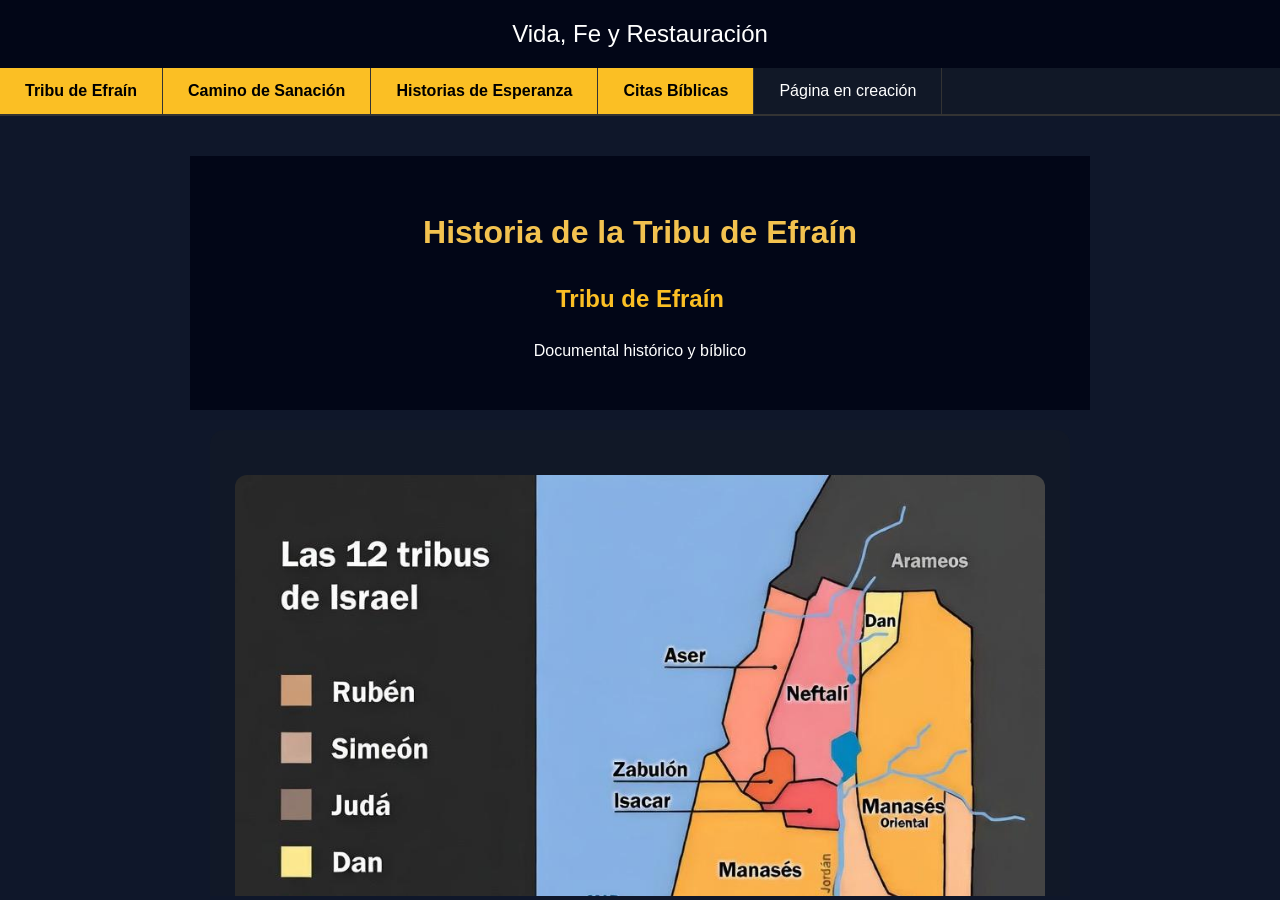
<file: index.html>
<!DOCTYPE html>
<html lang="es">
<head>
<meta charset="UTF-8">
<meta name="viewport" content="width=device-width, initial-scale=1.0">
<title>Documental Bíblico</title>

<style>
body{
font-family:Arial;
margin:0;
background:#0f172a;
color:white;
}

header{
background:#020617;
padding:20px;
text-align:center;
font-size:24px;
}

.tabs{
display:flex;
background:#111827;
border-bottom:2px solid #333;
flex-wrap:wrap;
}

.tab{
padding:14px 25px;
cursor:pointer;
border-right:1px solid #333;
transition:0.3s;
}

.tab:hover{
background:#1f2937;
}

.tab.active{
background:#fbbf24;
color:black;
font-weight:bold;
}

.contenido{
width:100%;
height:calc(100vh - 120px);
}

iframe{
width:100%;
height:100%;
border:none;
background:white;
}
</style>
</head>

<body>

<header>
Vida, Fe y Restauración
</header>

<div class="tabs">

<div class="tab active" onclick="cargarPagina('efrain.html',this)">
Tribu de Efraín
</div>

<div class="tab active" onclick="cargarPagina('Camino de Sanacion.html',this)">
Camino de Sanación
</div>

<div class="tab active" onclick="cargarPagina('Historias de Esperanza.html',this)">
Historias de Esperanza
</div>

<div class="tab active" onclick="cargarPagina('Superar Problemas Personales.html',this)">
Citas Bíblicas
</div>

<div class="tab" onclick="cargarPagina('pagina5.html',this)">
Página en creación
</div>

</div>

<div class="contenido">
<iframe id="visor" src="efrain.html"></iframe>
</div>

<script>
function cargarPagina(pagina,elemento){

document.getElementById("visor").src = pagina;

document.querySelectorAll(".tab").forEach(tab=>{
tab.classList.remove("active");
});

elemento.classList.add("active");
}
</script>

</body>
</html>
</file>
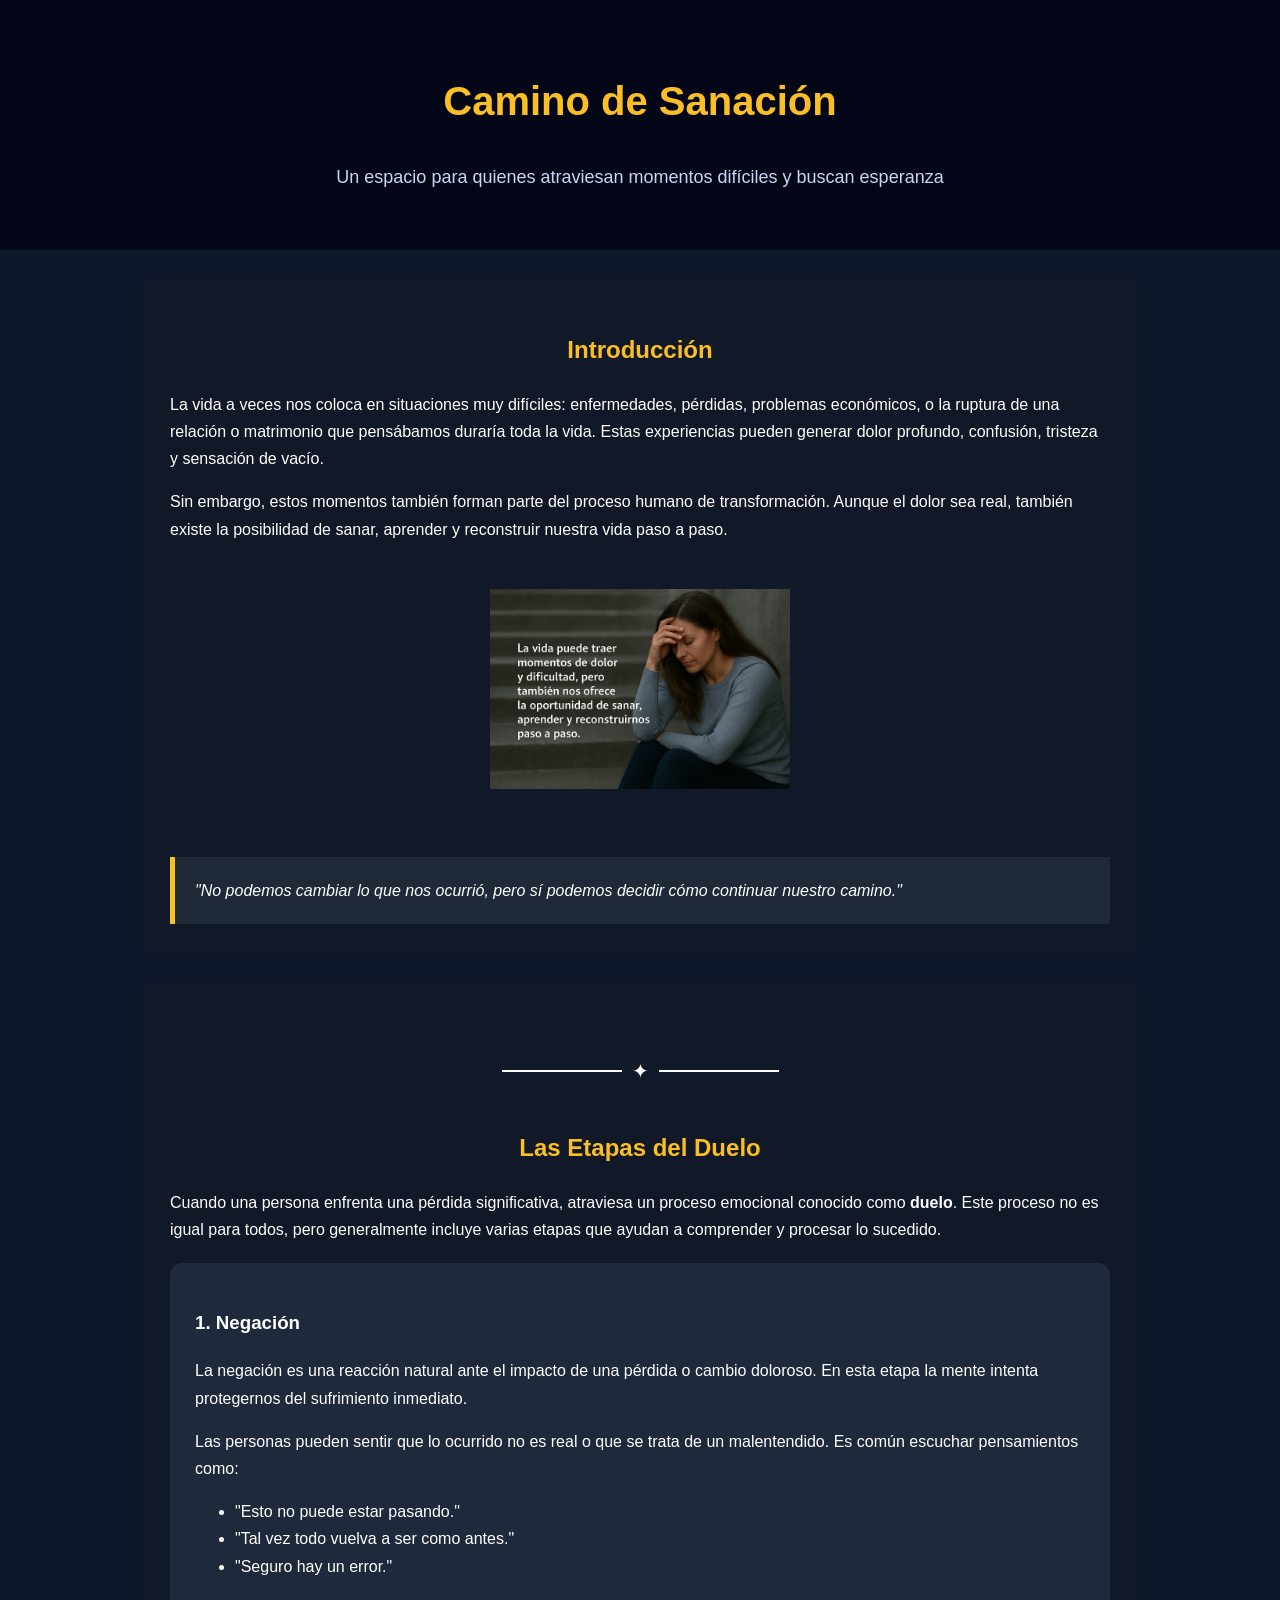
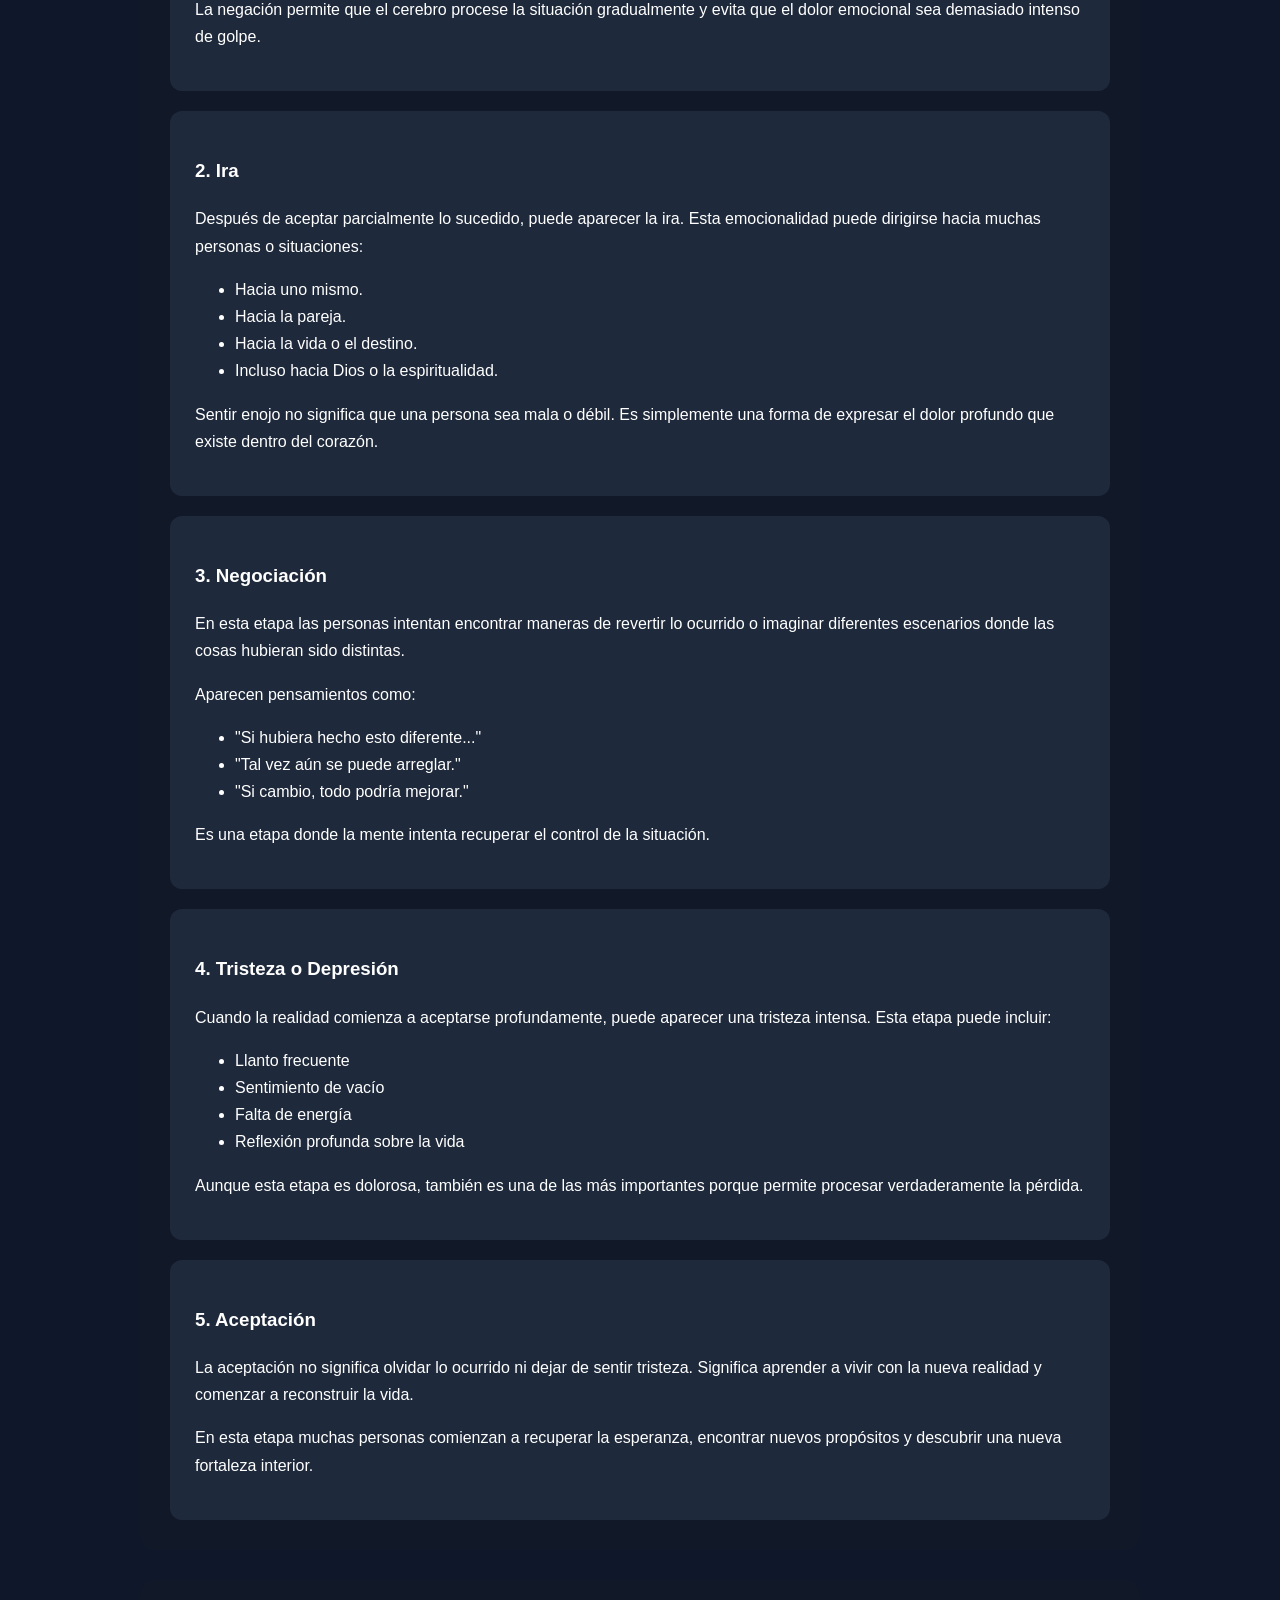
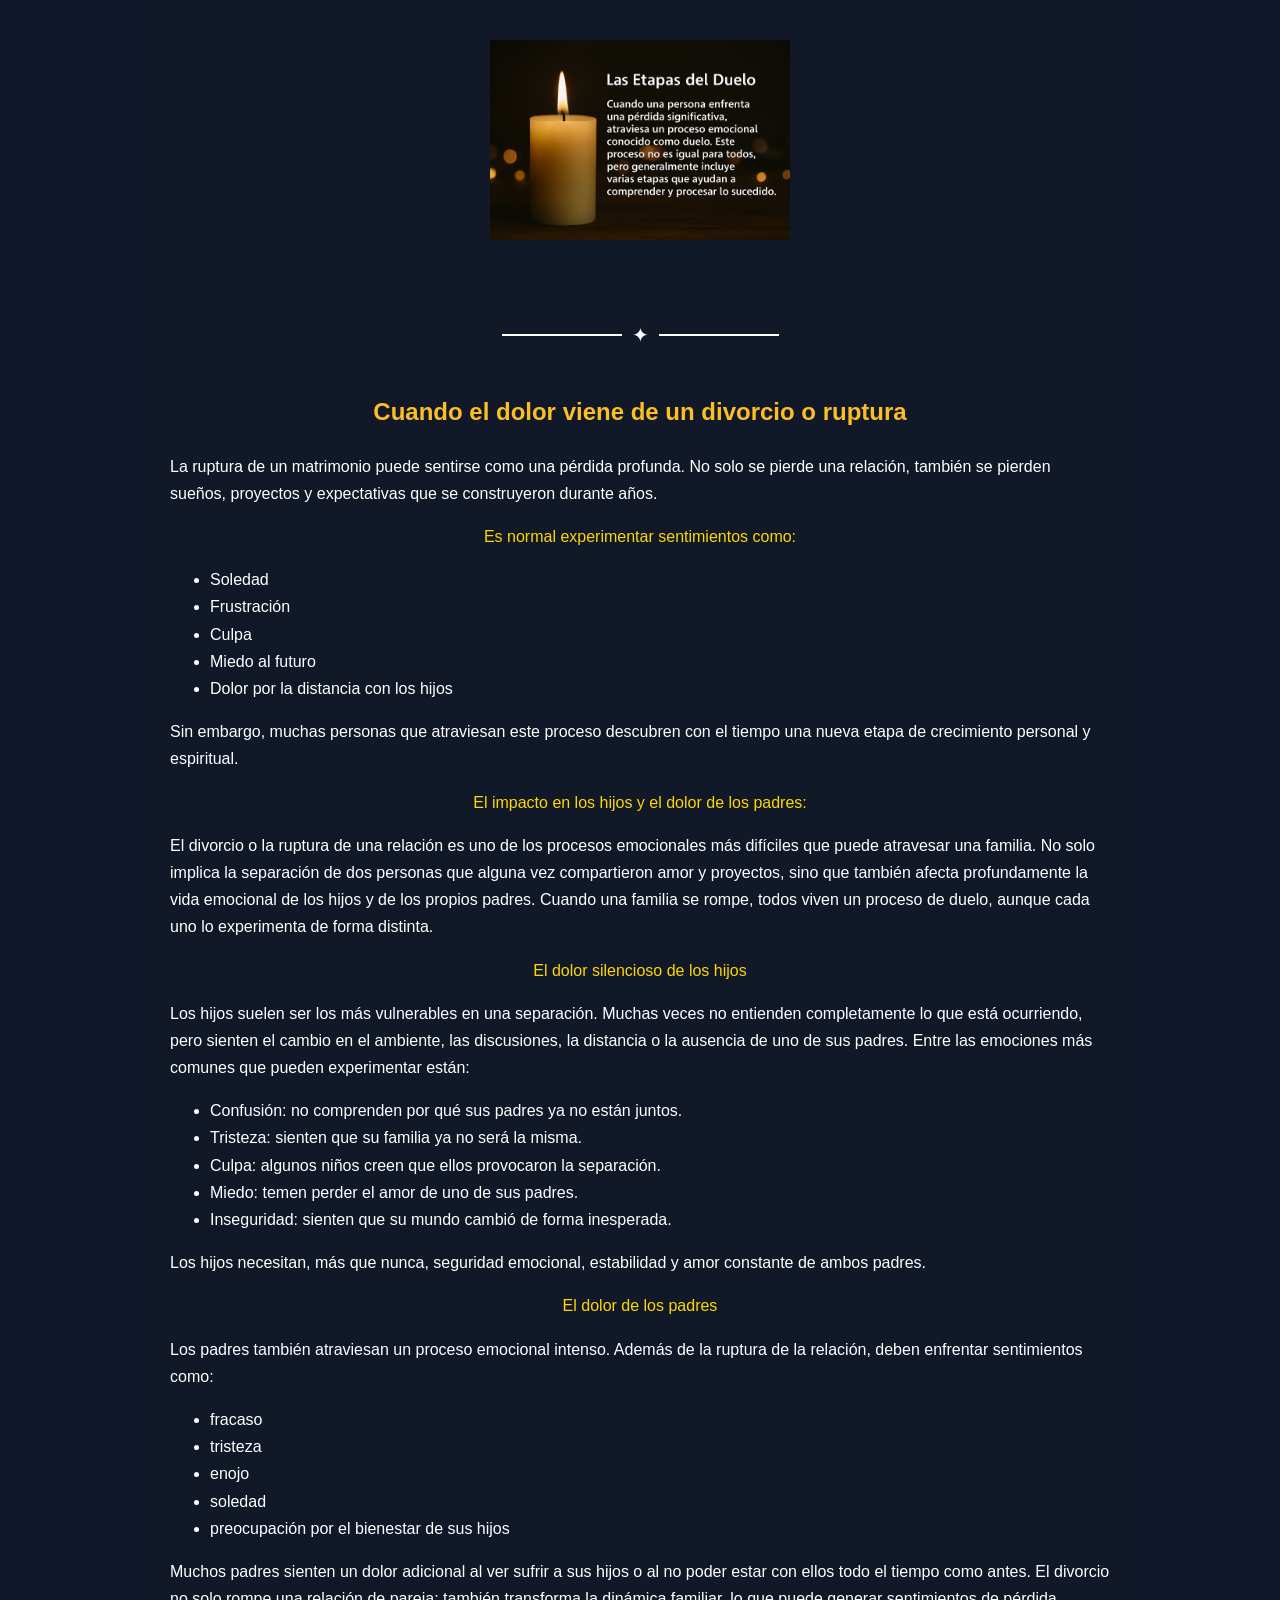
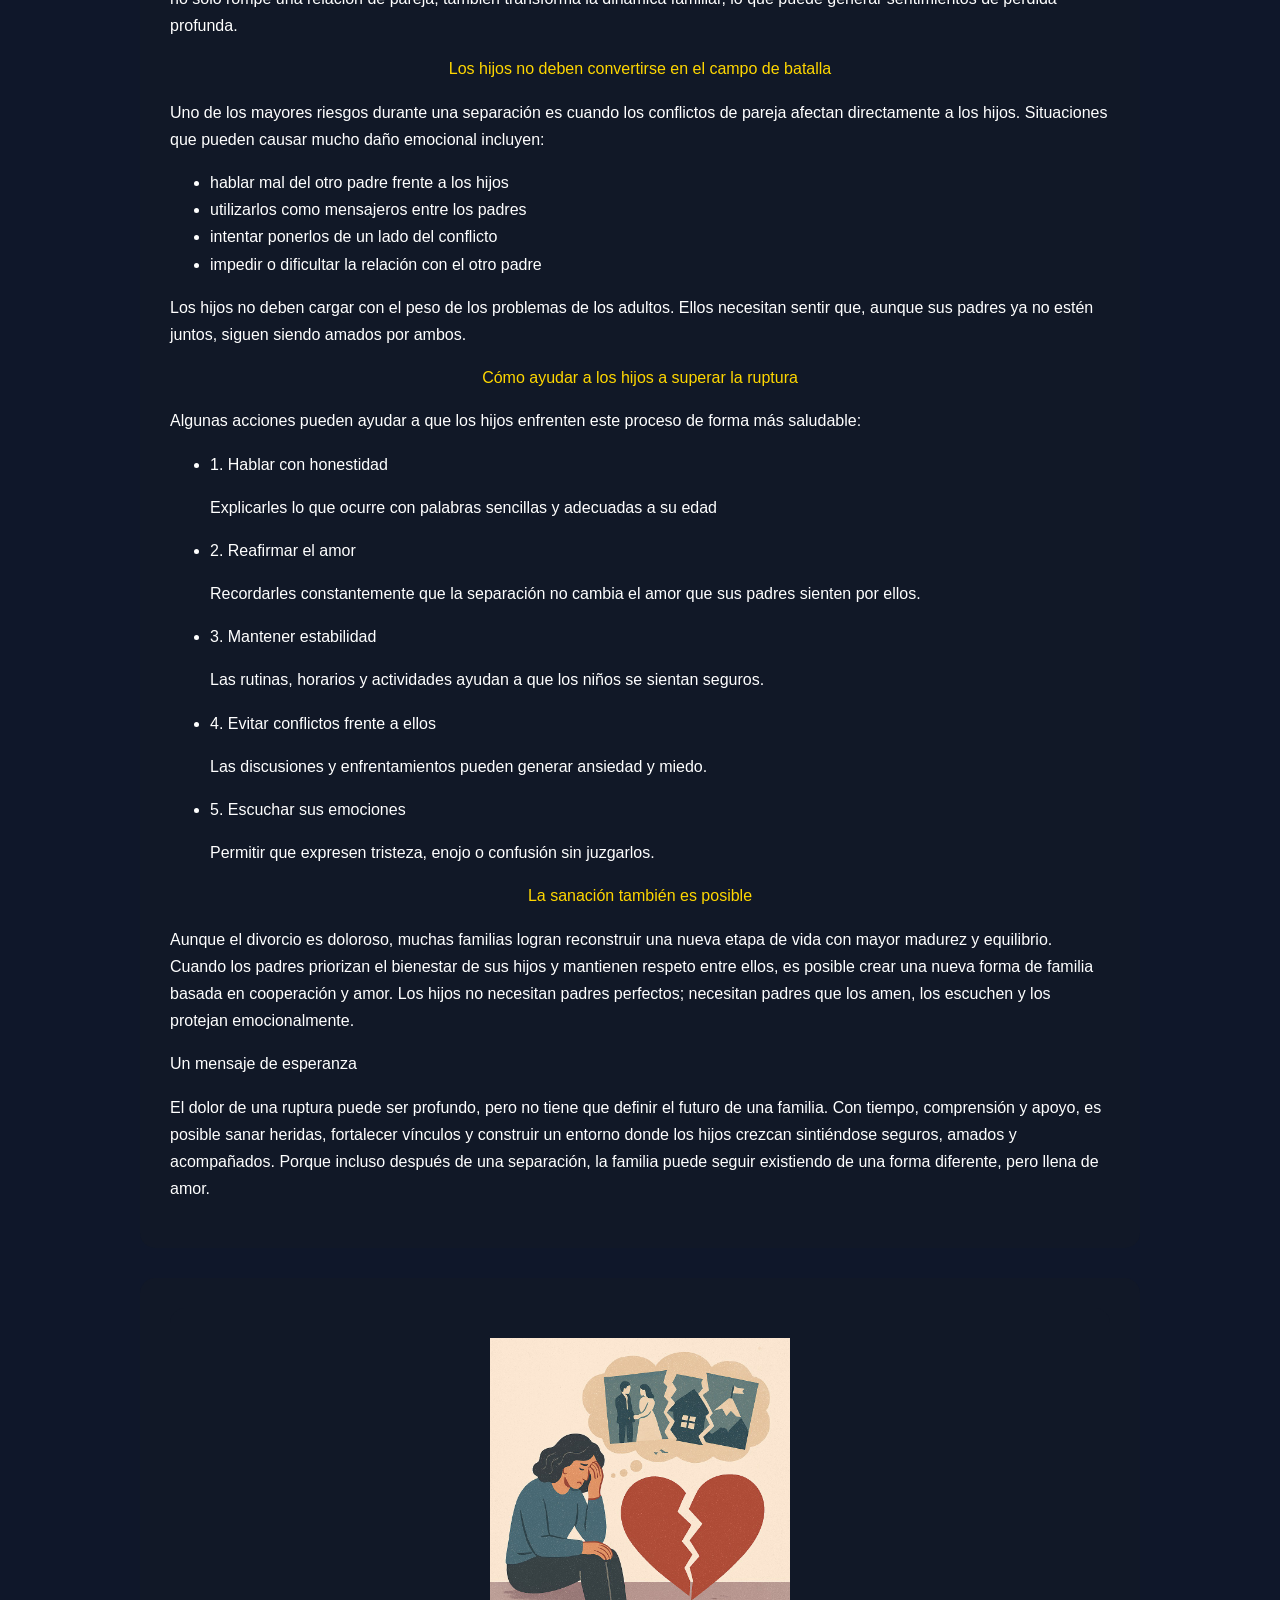
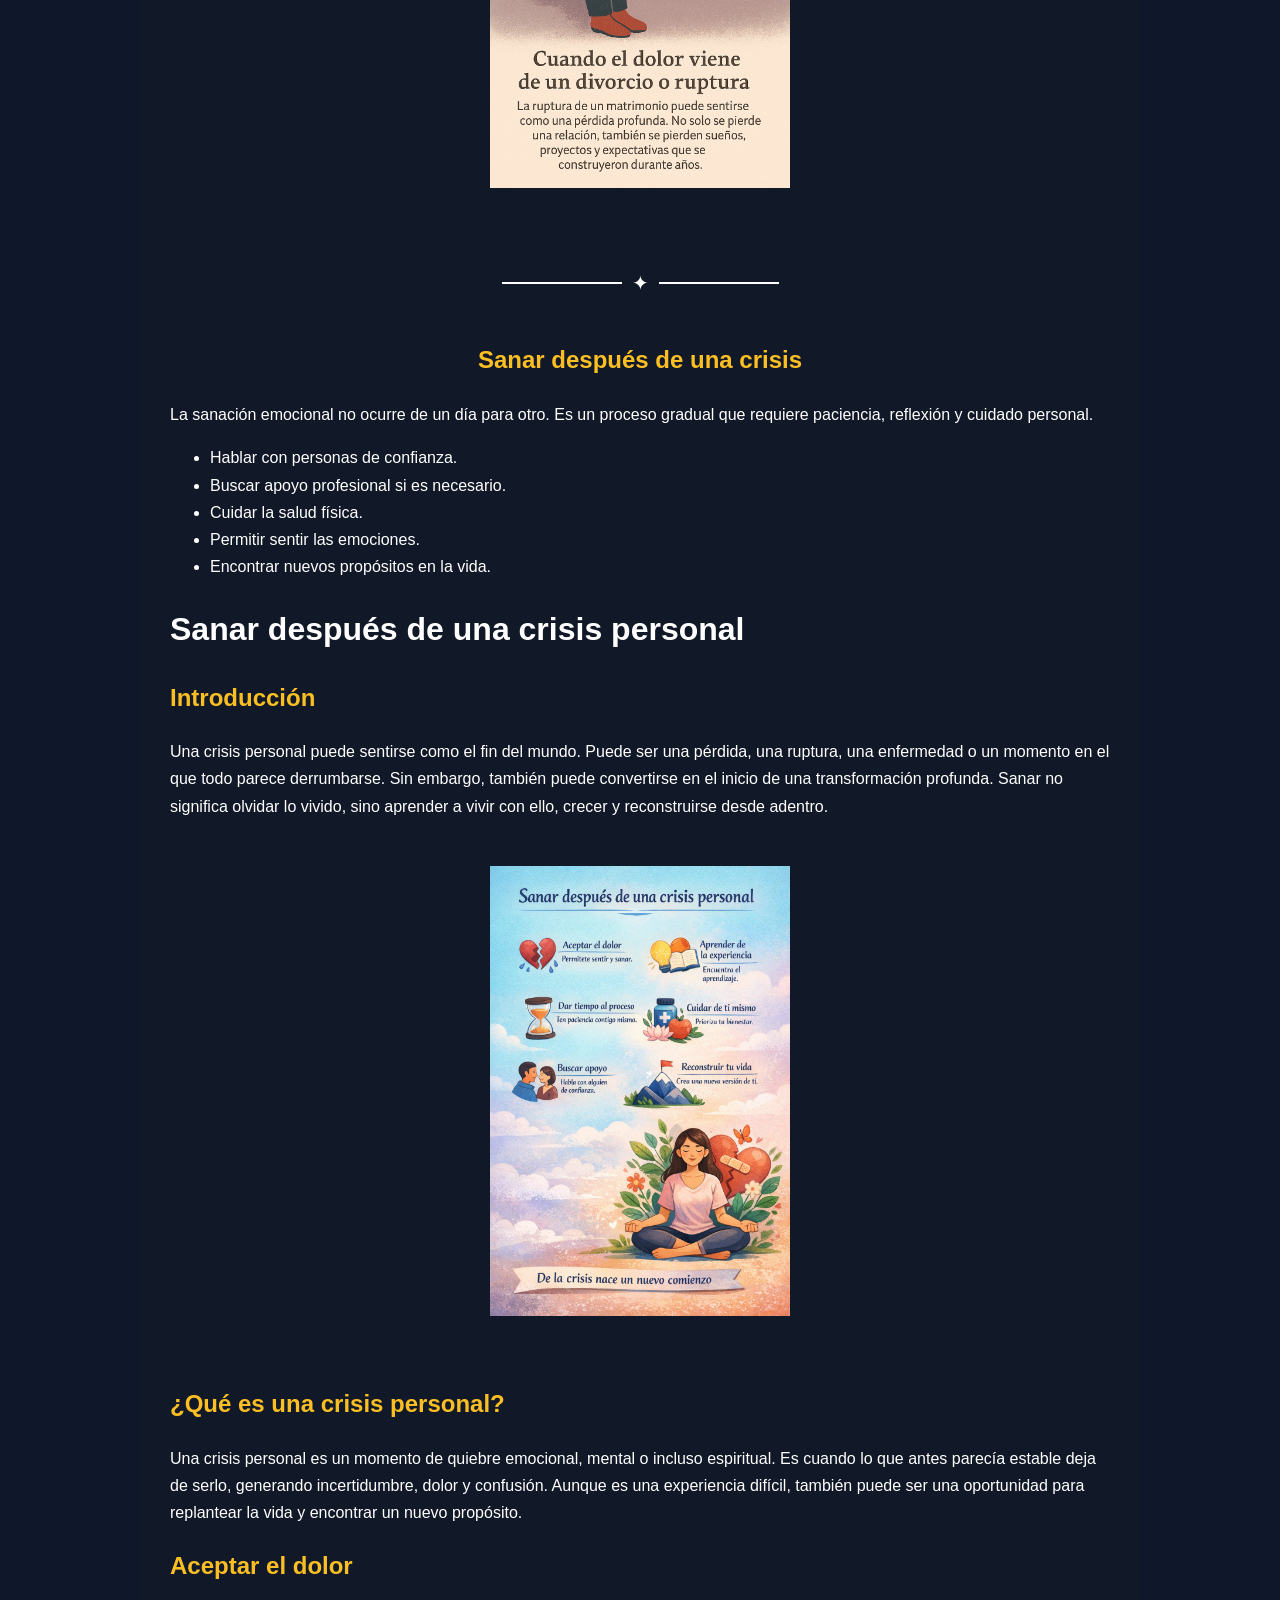
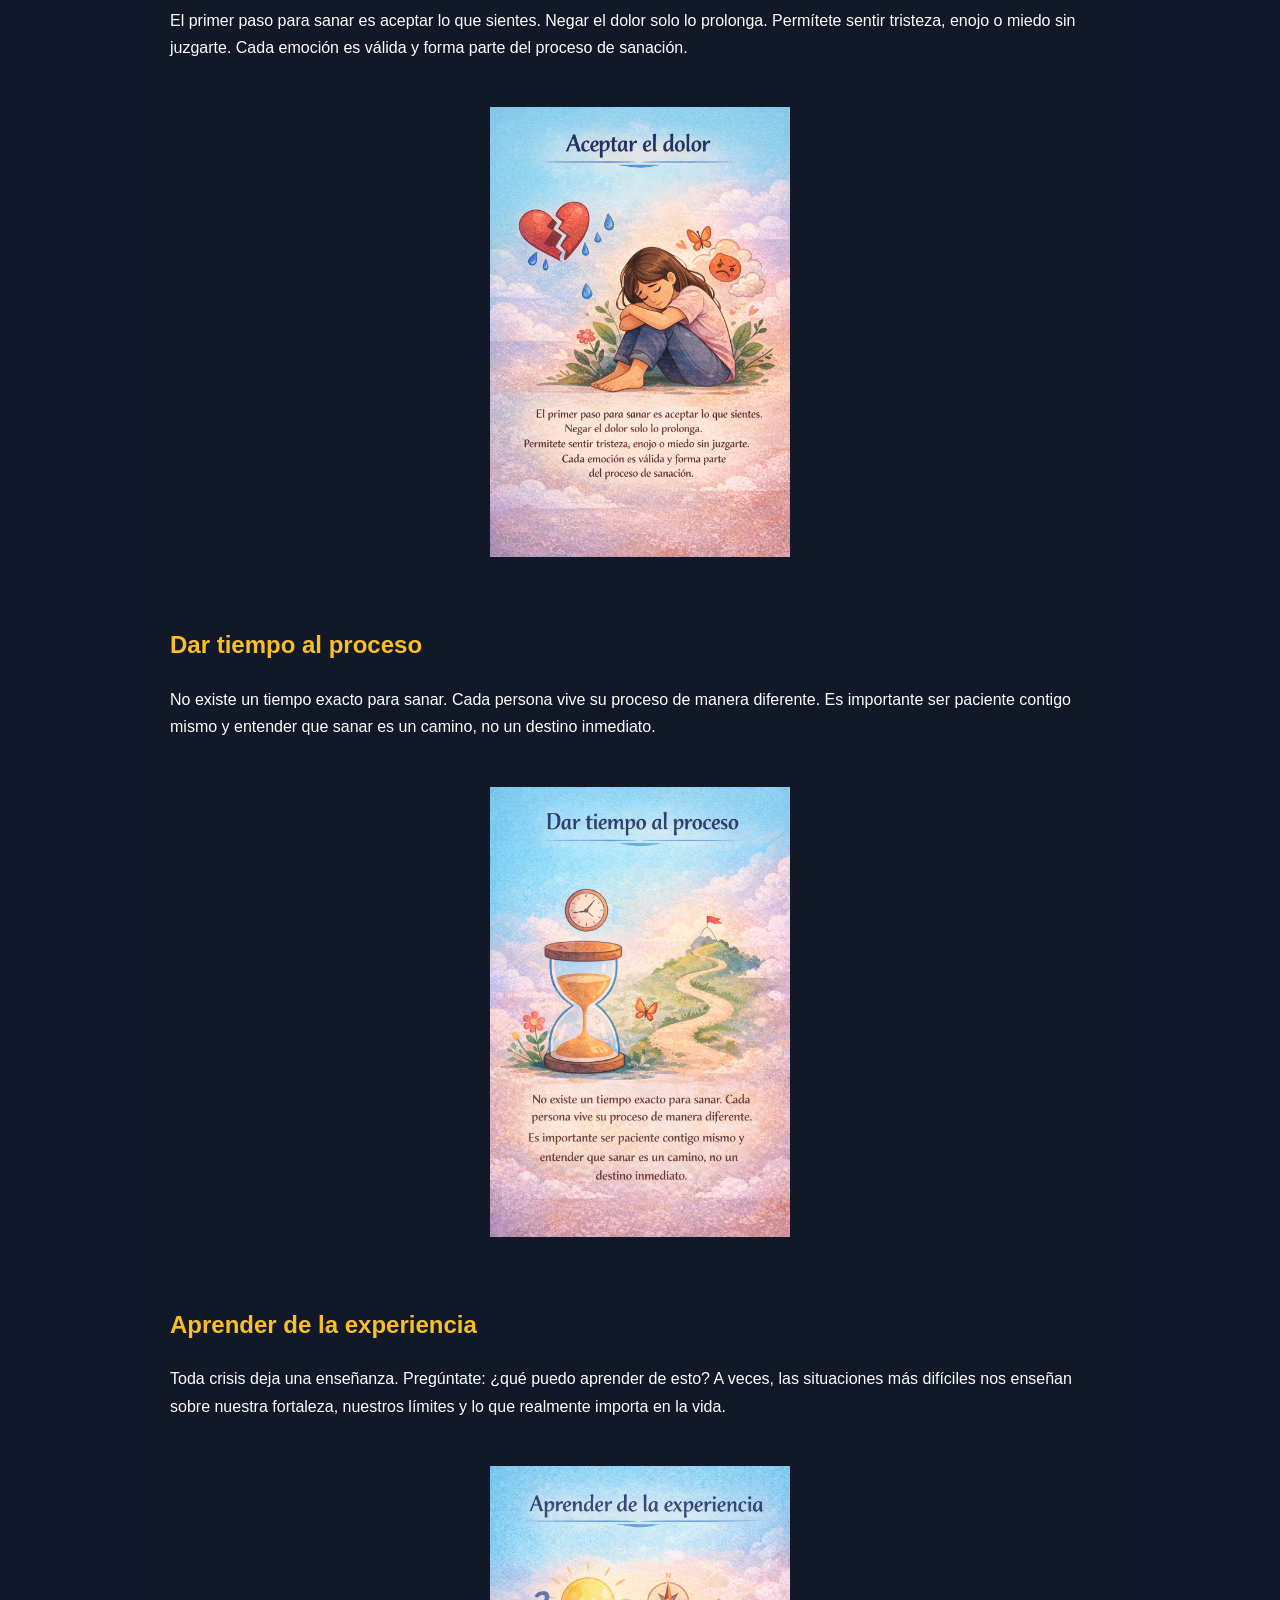
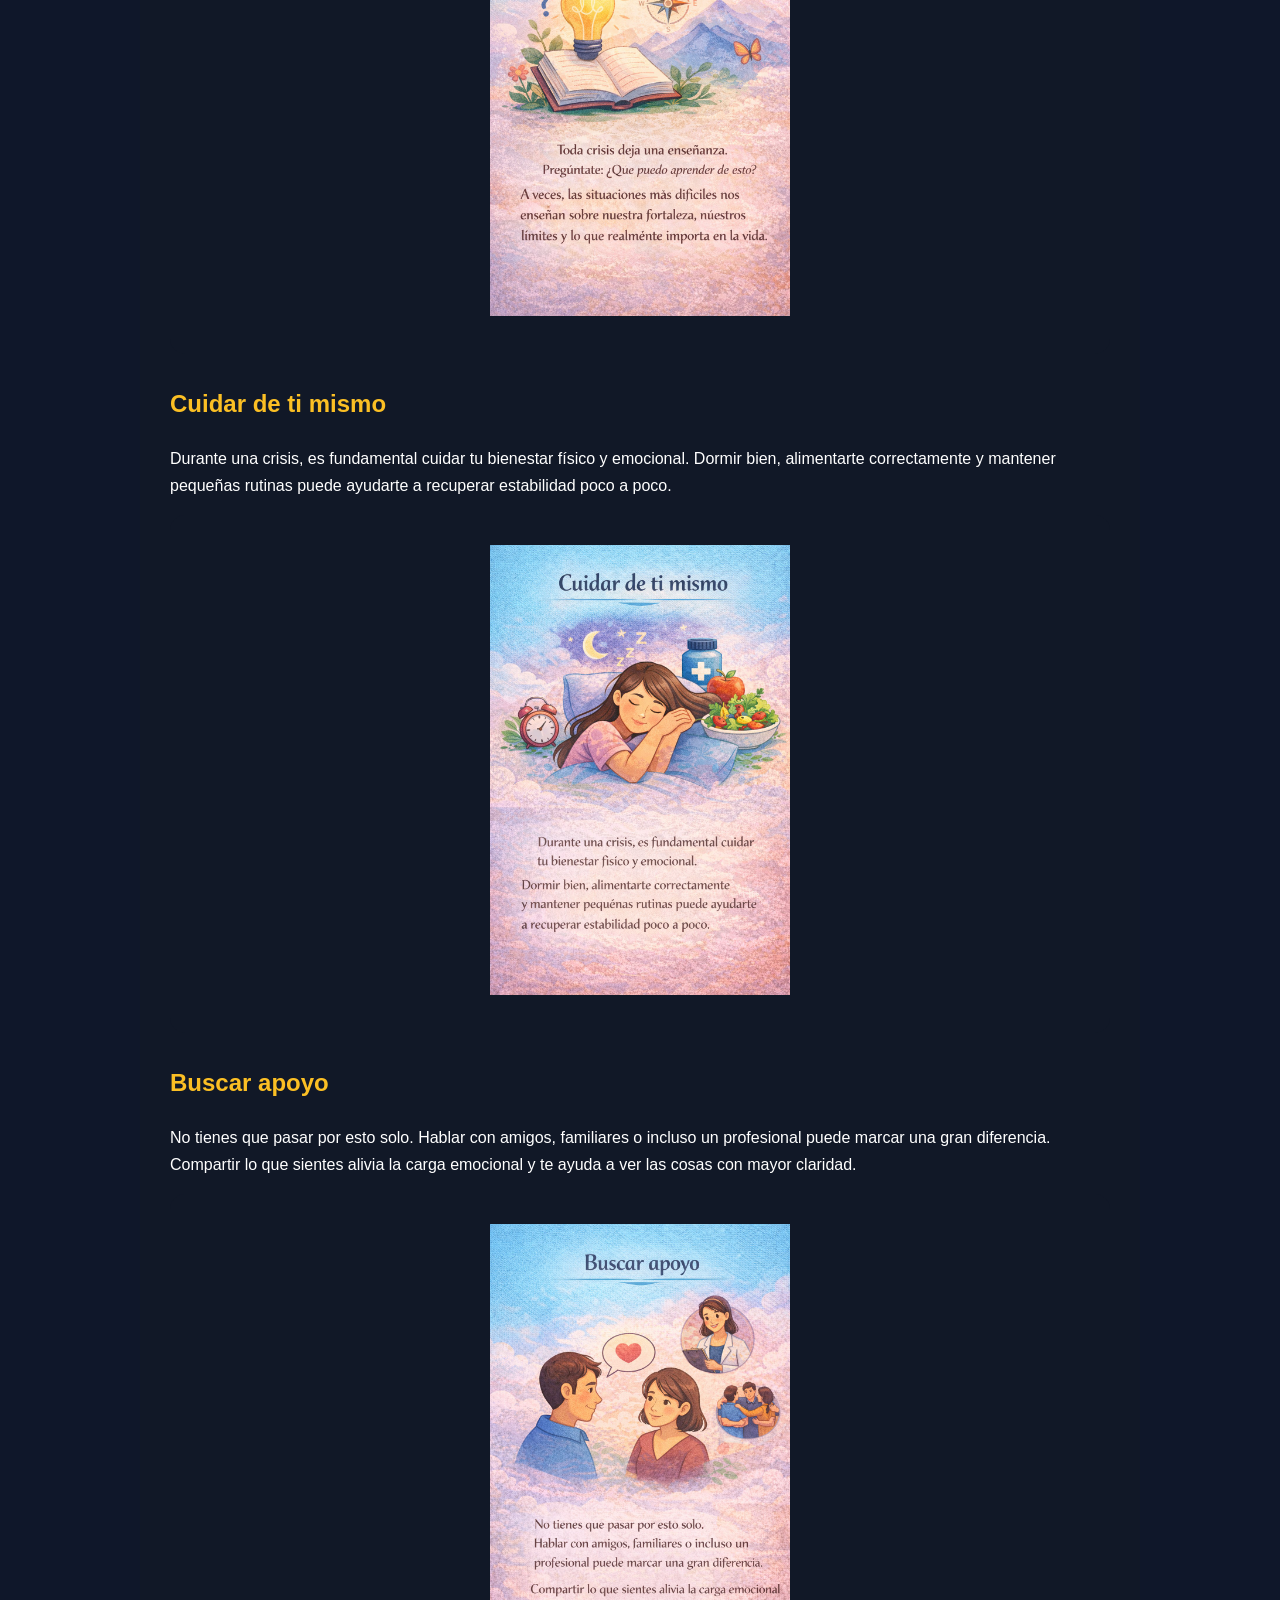
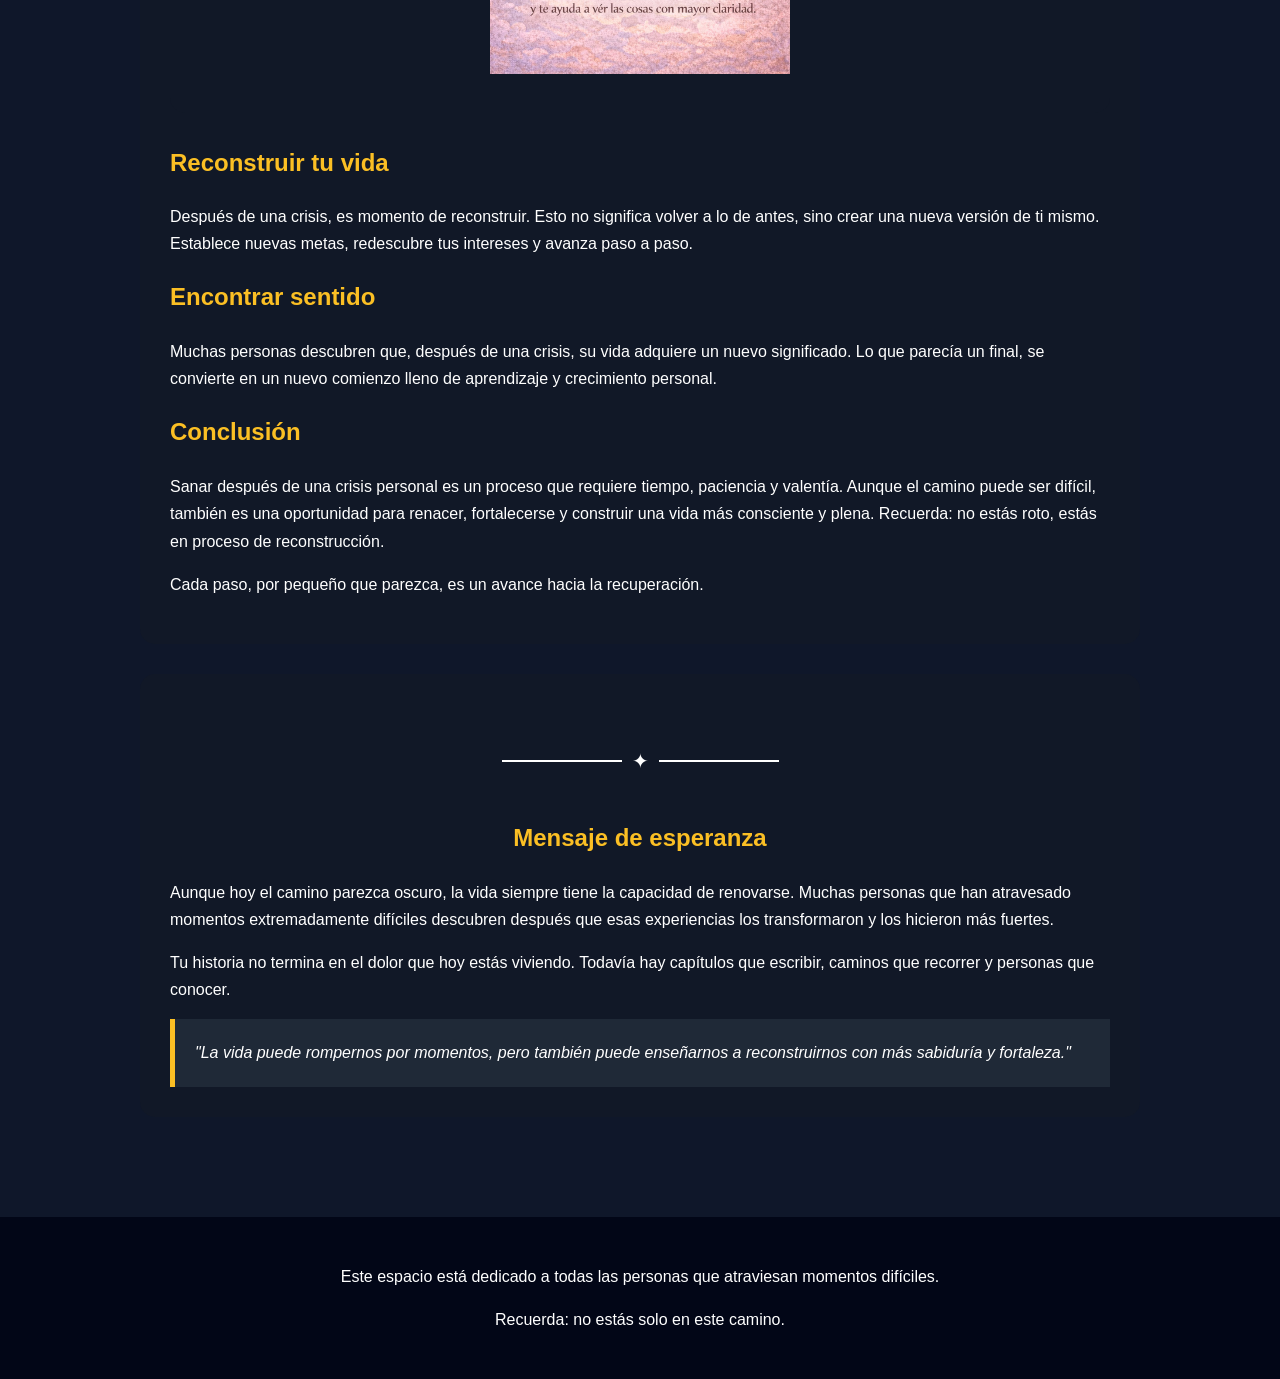
<file: Camino de Sanacion.html>
<!DOCTYPE html>
<html lang="es">
<head>
<meta charset="UTF-8">
<meta name="viewport" content="width=device-width, initial-scale=1.0">

<title>Camino de Sanación</title>

<style>

body{
font-family:Arial;
background:#0f172a;
color:white;
margin:0;
line-height:1.7;
}

header{
background:#020617;
text-align:center;
padding:40px;
}

header h1{
font-size:40px;
color:#fbbf24;
}

header p{
font-size:18px;
color:#cbd5f5;
}

.container{
max-width:1000px;
margin:auto;
padding:30px;
}

.section{
background:#111827;
padding:30px;
border-radius:15px;
margin-bottom:30px;
}

h2{
color:#fbbf24;
}

.quote{
background:#1f2937;
padding:20px;
border-left:5px solid #fbbf24;
font-style:italic;
}

.etapa{
background:#1e293b;
padding:25px;
border-radius:12px;
margin-top:20px;
}

footer{
text-align:center;
padding:30px;
background:#020617;
margin-top:40px;
}

</style>
</head>

<body>

<header>
<h1>Camino de Sanación</h1>
<p>Un espacio para quienes atraviesan momentos difíciles y buscan esperanza</p>
</header>

<div class="container">

<div class="section">

<h2 style="text-align:center;">Introducción</h2> 

<p>
La vida a veces nos coloca en situaciones muy difíciles: enfermedades, pérdidas,
problemas económicos, o la ruptura de una relación o matrimonio que pensábamos
duraría toda la vida. Estas experiencias pueden generar dolor profundo,
confusión, tristeza y sensación de vacío.
</p>

<p>
Sin embargo, estos momentos también forman parte del proceso humano de
transformación. Aunque el dolor sea real, también existe la posibilidad de
sanar, aprender y reconstruir nuestra vida paso a paso.
</p>

 <div class="section" style="text-align:center;">
     <img src="img/camino1.jpeg" style="width:300px; height:auto;" alt="Imagen descriptiva">
 </div>


 
<div class="quote">
"No podemos cambiar lo que nos ocurrió, pero sí podemos decidir cómo
continuar nuestro camino."
</div>

</div>

<div class="section">

<div style="display:flex; align-items:center; justify-content:center; margin:40px 0;">
    <div style="height:2px; width:120px; background:white;"></div>
    <div style="margin:0 10px; font-size:20px;">✦</div>
    <div style="height:2px; width:120px; background:white;"></div>
</div>

 
<h2 style="text-align:center;">Las Etapas del Duelo</h2>
 
<p>
Cuando una persona enfrenta una pérdida significativa, atraviesa un proceso
emocional conocido como <strong>duelo</strong>. Este proceso no es igual para
todos, pero generalmente incluye varias etapas que ayudan a comprender y
procesar lo sucedido.
</p>

<div class="etapa">

<h3>1. Negación</h3>

<p>
La negación es una reacción natural ante el impacto de una pérdida o cambio
doloroso. En esta etapa la mente intenta protegernos del sufrimiento inmediato.
</p>

<p>
Las personas pueden sentir que lo ocurrido no es real o que se trata de un
malentendido. Es común escuchar pensamientos como:
</p>

<ul>
<li>"Esto no puede estar pasando."</li>
<li>"Tal vez todo vuelva a ser como antes."</li>
<li>"Seguro hay un error."</li>
</ul>

<p>
La negación permite que el cerebro procese la situación gradualmente y evita
que el dolor emocional sea demasiado intenso de golpe.
</p>

</div>

<div class="etapa">

<h3>2. Ira</h3>

<p>
Después de aceptar parcialmente lo sucedido, puede aparecer la ira. Esta
emocionalidad puede dirigirse hacia muchas personas o situaciones:
</p>

<ul>
<li>Hacia uno mismo.</li>
<li>Hacia la pareja.</li>
<li>Hacia la vida o el destino.</li>
<li>Incluso hacia Dios o la espiritualidad.</li>
</ul>

<p>
Sentir enojo no significa que una persona sea mala o débil. Es simplemente una
forma de expresar el dolor profundo que existe dentro del corazón.
</p>

</div>

<div class="etapa">

<h3>3. Negociación</h3>

<p>
En esta etapa las personas intentan encontrar maneras de revertir lo ocurrido
o imaginar diferentes escenarios donde las cosas hubieran sido distintas.
</p>

<p>
Aparecen pensamientos como:
</p>

<ul>
<li>"Si hubiera hecho esto diferente..."</li>
<li>"Tal vez aún se puede arreglar."</li>
<li>"Si cambio, todo podría mejorar."</li>
</ul>

<p>
Es una etapa donde la mente intenta recuperar el control de la situación.
</p>

</div>

<div class="etapa">

<h3>4. Tristeza o Depresión</h3>

<p>
Cuando la realidad comienza a aceptarse profundamente, puede aparecer una
tristeza intensa. Esta etapa puede incluir:
</p>

<ul>
<li>Llanto frecuente</li>
<li>Sentimiento de vacío</li>
<li>Falta de energía</li>
<li>Reflexión profunda sobre la vida</li>
</ul>

<p>
Aunque esta etapa es dolorosa, también es una de las más importantes porque
permite procesar verdaderamente la pérdida.
</p>

</div>

<div class="etapa">

<h3>5. Aceptación</h3>

<p>
La aceptación no significa olvidar lo ocurrido ni dejar de sentir tristeza.
Significa aprender a vivir con la nueva realidad y comenzar a reconstruir
la vida.
</p>

<p>
En esta etapa muchas personas comienzan a recuperar la esperanza, encontrar
nuevos propósitos y descubrir una nueva fortaleza interior.
</p>
 
</div>

</div>

 
<div class="section">

 <div class="section" style="text-align:center;">
     <img src="img/camino2.jpeg" style="width:300px; height:auto;" alt="Imagen descriptiva2">
 </div>


<div style="display:flex; align-items:center; justify-content:center; margin:40px 0;">
    <div style="height:2px; width:120px; background:white;"></div>
    <div style="margin:0 10px; font-size:20px;">✦</div>
    <div style="height:2px; width:120px; background:white;"></div>
</div>

 
<h2 style="text-align:center;">Cuando el dolor viene de un divorcio o ruptura</h2>

<p>
La ruptura de un matrimonio puede sentirse como una pérdida profunda.
No solo se pierde una relación, también se pierden sueños, proyectos y
expectativas que se construyeron durante años.
</p>

<p style="text-align:center; color:gold;">
Es normal experimentar sentimientos como:
</p>

<ul>
<li>Soledad</li>
<li>Frustración</li>
<li>Culpa</li>
<li>Miedo al futuro</li>
<li>Dolor por la distancia con los hijos</li>
</ul>

<p>
Sin embargo, muchas personas que atraviesan este proceso descubren con el
tiempo una nueva etapa de crecimiento personal y espiritual.
</p>


<p style="text-align:center; color:gold;">
El impacto en los hijos y el dolor de los padres:
</p>

  <p>
  El divorcio o la ruptura de una relación es uno de los procesos emocionales más difíciles que puede atravesar una familia. No solo implica la separación de dos personas que alguna vez compartieron amor y proyectos, sino que también afecta profundamente la vida emocional de los hijos y de los propios padres.

  Cuando una familia se rompe, todos viven un proceso de duelo, aunque cada uno lo experimenta de forma distinta.
  </p>


<p style="text-align:center; color:gold;">
El dolor silencioso de los hijos
</p>

<p>
Los hijos suelen ser los más vulnerables en una separación. Muchas veces no entienden completamente lo que está ocurriendo, pero sienten el cambio en el ambiente, las discusiones, la distancia o la ausencia de uno de sus padres.

Entre las emociones más comunes que pueden experimentar están:
</p>

 <ul>
<li>Confusión: no comprenden por qué sus padres ya no están juntos.</li>
<li>Tristeza: sienten que su familia ya no será la misma.</li>
<li>Culpa: algunos niños creen que ellos provocaron la separación.</li>
<li>Miedo: temen perder el amor de uno de sus padres.</li>
<li>Inseguridad: sienten que su mundo cambió de forma inesperada.</li>
</ul>

  <p>
   Los hijos necesitan, más que nunca, seguridad emocional, estabilidad y amor constante de ambos padres.
  </p>

   <p style="text-align:center; color:gold;">
    El dolor de los padres
   </p>
 <p>
 Los padres también atraviesan un proceso emocional intenso. Además de la ruptura de la relación, deben enfrentar sentimientos como:
 </p>


 <ul>
<li>fracaso</li>
<li>tristeza</li>
<li>enojo</li>
<li>soledad</li>
<li>preocupación por el bienestar de sus hijos</li>
</ul>

 <p>
 Muchos padres sienten un dolor adicional al ver sufrir a sus hijos o al no poder estar con ellos todo el tiempo como antes.

 El divorcio no solo rompe una relación de pareja; también transforma la dinámica familiar, lo que puede generar sentimientos de pérdida profunda.
 </p>

 <p style="text-align:center; color:gold;">
 Los hijos no deben convertirse en el campo de batalla
 </p>

<p>
 Uno de los mayores riesgos durante una separación es cuando los conflictos de pareja afectan directamente a los hijos.

 Situaciones que pueden causar mucho daño emocional incluyen:
</p>

 <ul>
<li>hablar mal del otro padre frente a los hijos</li>
<li>utilizarlos como mensajeros entre los padres</li>
<li>intentar ponerlos de un lado del conflicto</li>
<li>impedir o dificultar la relación con el otro padre</li>
</ul>

 <p>
  Los hijos no deben cargar con el peso de los problemas de los adultos.

  Ellos necesitan sentir que, aunque sus padres ya no estén juntos, siguen siendo amados por ambos.
 </p>

 <p style="text-align:center; color:gold;">
  Cómo ayudar a los hijos a superar la ruptura
 </p>
<p>
 Algunas acciones pueden ayudar a que los hijos enfrenten este proceso de forma más saludable:
</p>

  <ul>
<li>1. Hablar con honestidad</li>
   <p>Explicarles lo que ocurre con palabras sencillas y adecuadas a su edad</p>
<li>2. Reafirmar el amor</li>
   <p>Recordarles constantemente que la separación no cambia el amor que sus padres sienten por ellos.</p>
<li>3. Mantener estabilidad</li>
   <p>Las rutinas, horarios y actividades ayudan a que los niños se sientan seguros.</p>
<li>4. Evitar conflictos frente a ellos</li>
   <p>Las discusiones y enfrentamientos pueden generar ansiedad y miedo.</p>
<li>5. Escuchar sus emociones</li>
   <p>Permitir que expresen tristeza, enojo o confusión sin juzgarlos.</p>
</ul>

 <p style="text-align:center; color:gold;">
  La sanación también es posible
 </p>

 <p>
  Aunque el divorcio es doloroso, muchas familias logran reconstruir una nueva etapa de vida con mayor madurez y equilibrio.

  Cuando los padres priorizan el bienestar de sus hijos y mantienen respeto entre ellos, es posible crear una nueva forma de familia basada en cooperación y amor.

  Los hijos no necesitan padres perfectos; necesitan padres que los amen, los escuchen y los protejan emocionalmente.
 </p>

 <p>
  Un mensaje de esperanza
 </p>

<p>
El dolor de una ruptura puede ser profundo, pero no tiene que definir el futuro de una familia.

Con tiempo, comprensión y apoyo, es posible sanar heridas, fortalecer vínculos y construir un entorno donde los hijos crezcan sintiéndose seguros, amados y acompañados.

Porque incluso después de una separación, la familia puede seguir existiendo de una forma diferente, pero llena de amor.
</p>


</div>

<div class="section">

 <div class="section" style="text-align:center;">
     <img src="img/camino3.jpeg" style="width:300px; height:auto;" alt="Imagen descriptiva3">
 </div>

<div style="display:flex; align-items:center; justify-content:center; margin:40px 0;">
    <div style="height:2px; width:120px; background:white;"></div>
    <div style="margin:0 10px; font-size:20px;">✦</div>
    <div style="height:2px; width:120px; background:white;"></div>
</div>
 

 <h2 style="text-align:center;">Sanar después de una crisis</h2>

<p>
La sanación emocional no ocurre de un día para otro. Es un proceso gradual
que requiere paciencia, reflexión y cuidado personal.
</p>

<ul>
<li>Hablar con personas de confianza.</li>
<li>Buscar apoyo profesional si es necesario.</li>
<li>Cuidar la salud física.</li>
<li>Permitir sentir las emociones.</li>
<li>Encontrar nuevos propósitos en la vida.</li>
</ul>

<h1>Sanar después de una crisis personal</h1>

<h2>Introducción</h2>
<p>
Una crisis personal puede sentirse como el fin del mundo. Puede ser una pérdida, una ruptura, una enfermedad o un momento en el que todo parece derrumbarse. Sin embargo, también puede convertirse en el inicio de una transformación profunda. Sanar no significa olvidar lo vivido, sino aprender a vivir con ello, crecer y reconstruirse desde adentro.
</p>

 <div class="section" style="text-align:center;">
     <img src="img/sanar.jpeg" style="width:300px; height:auto;" alt="Imagen sanar">
 </div>

 
<h2>¿Qué es una crisis personal?</h2>
<p>
Una crisis personal es un momento de quiebre emocional, mental o incluso espiritual. Es cuando lo que antes parecía estable deja de serlo, generando incertidumbre, dolor y confusión. Aunque es una experiencia difícil, también puede ser una oportunidad para replantear la vida y encontrar un nuevo propósito.
</p>

<h2>Aceptar el dolor</h2>
<p>
El primer paso para sanar es aceptar lo que sientes. Negar el dolor solo lo prolonga. Permítete sentir tristeza, enojo o miedo sin juzgarte. Cada emoción es válida y forma parte del proceso de sanación.
</p>

 <div class="section" style="text-align:center;">
     <img src="img/sanar2.jpeg" style="width:300px; height:auto;" alt="Imagen sanar2">
 </div>

 
<h2>Dar tiempo al proceso</h2>
<p>
No existe un tiempo exacto para sanar. Cada persona vive su proceso de manera diferente. Es importante ser paciente contigo mismo y entender que sanar es un camino, no un destino inmediato.
</p>

 <div class="section" style="text-align:center;">
     <img src="img/sanar3.jpeg" style="width:300px; height:auto;" alt="Imagen sanar3">
 </div>

 
<h2>Aprender de la experiencia</h2>
<p>
Toda crisis deja una enseñanza. Pregúntate: ¿qué puedo aprender de esto? A veces, las situaciones más difíciles nos enseñan sobre nuestra fortaleza, nuestros límites y lo que realmente importa en la vida.
</p>

 <div class="section" style="text-align:center;">
     <img src="img/sanar4.jpeg" style="width:300px; height:auto;" alt="Imagen sanar4">
 </div>

 
<h2>Cuidar de ti mismo</h2>
<p>
Durante una crisis, es fundamental cuidar tu bienestar físico y emocional. Dormir bien, alimentarte correctamente y mantener pequeñas rutinas puede ayudarte a recuperar estabilidad poco a poco.
</p>

 <div class="section" style="text-align:center;">
     <img src="img/sanar5.jpeg" style="width:300px; height:auto;" alt="Imagen sanar5">
 </div>
 
<h2>Buscar apoyo</h2>
<p>
No tienes que pasar por esto solo. Hablar con amigos, familiares o incluso un profesional puede marcar una gran diferencia. Compartir lo que sientes alivia la carga emocional y te ayuda a ver las cosas con mayor claridad.
</p>

 <div class="section" style="text-align:center;">
     <img src="img/sanar6.jpeg" style="width:300px; height:auto;" alt="Imagen sanar6">
 </div>
 
<h2>Reconstruir tu vida</h2>
<p>
Después de una crisis, es momento de reconstruir. Esto no significa volver a lo de antes, sino crear una nueva versión de ti mismo. Establece nuevas metas, redescubre tus intereses y avanza paso a paso.
</p>

<h2>Encontrar sentido</h2>
<p>
Muchas personas descubren que, después de una crisis, su vida adquiere un nuevo significado. Lo que parecía un final, se convierte en un nuevo comienzo lleno de aprendizaje y crecimiento personal.
</p>

<h2>Conclusión</h2>
<p>
Sanar después de una crisis personal es un proceso que requiere tiempo, paciencia y valentía. Aunque el camino puede ser difícil, también es una oportunidad para renacer, fortalecerse y construir una vida más consciente y plena. Recuerda: no estás roto, estás en proceso de reconstrucción.
</p>

<p>
Cada paso, por pequeño que parezca, es un avance hacia la recuperación.
</p>

</div>

<div class="section">

<div style="display:flex; align-items:center; justify-content:center; margin:40px 0;">
    <div style="height:2px; width:120px; background:white;"></div>
    <div style="margin:0 10px; font-size:20px;">✦</div>
    <div style="height:2px; width:120px; background:white;"></div>
</div>
 
<h2 style="text-align:center;">Mensaje de esperanza</h2>

<p>
Aunque hoy el camino parezca oscuro, la vida siempre tiene la capacidad
de renovarse. Muchas personas que han atravesado momentos extremadamente
difíciles descubren después que esas experiencias los transformaron y
los hicieron más fuertes.
</p>

<p>
Tu historia no termina en el dolor que hoy estás viviendo.
Todavía hay capítulos que escribir, caminos que recorrer y
personas que conocer.
</p>

<div class="quote">
"La vida puede rompernos por momentos, pero también puede
enseñarnos a reconstruirnos con más sabiduría y fortaleza."
</div>

</div>

</div>

<footer>

<p>Este espacio está dedicado a todas las personas que atraviesan momentos difíciles.</p>
<p>Recuerda: no estás solo en este camino.</p>

</footer>

</body>

</html>
</file>
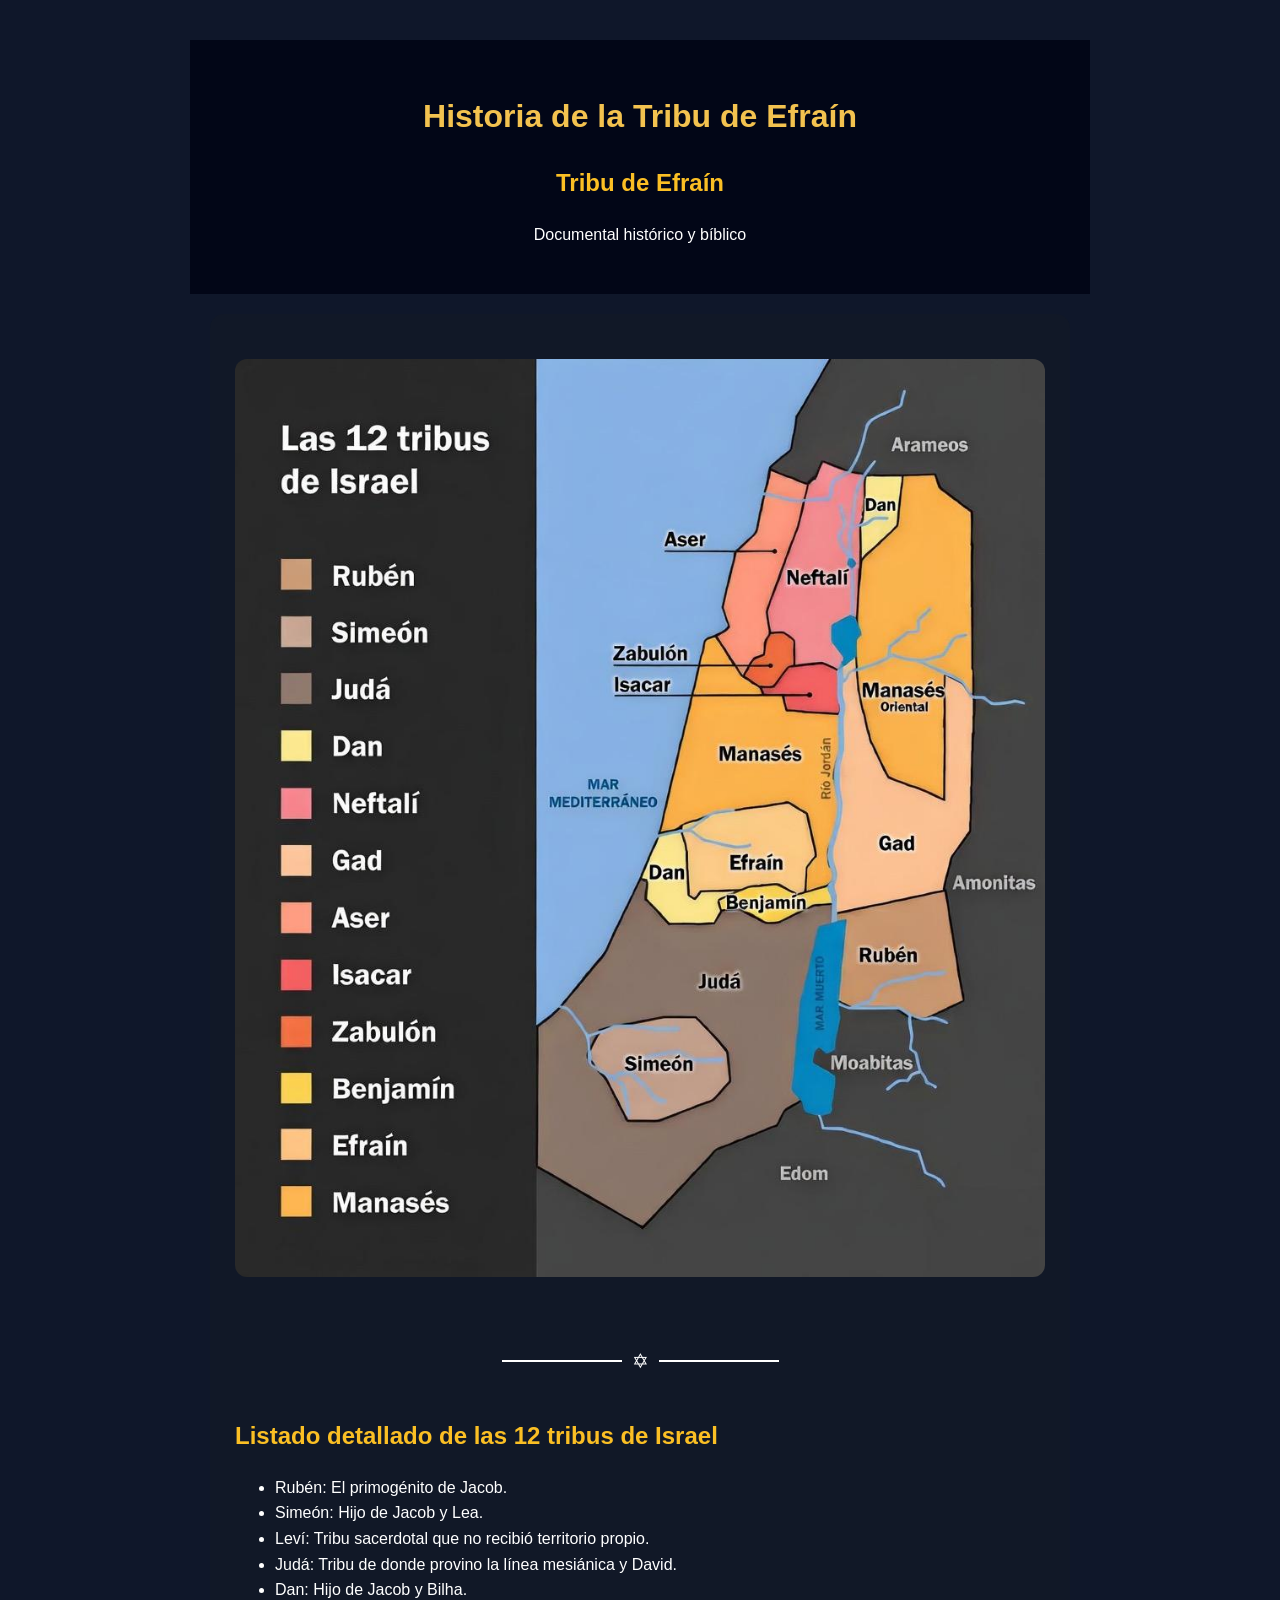
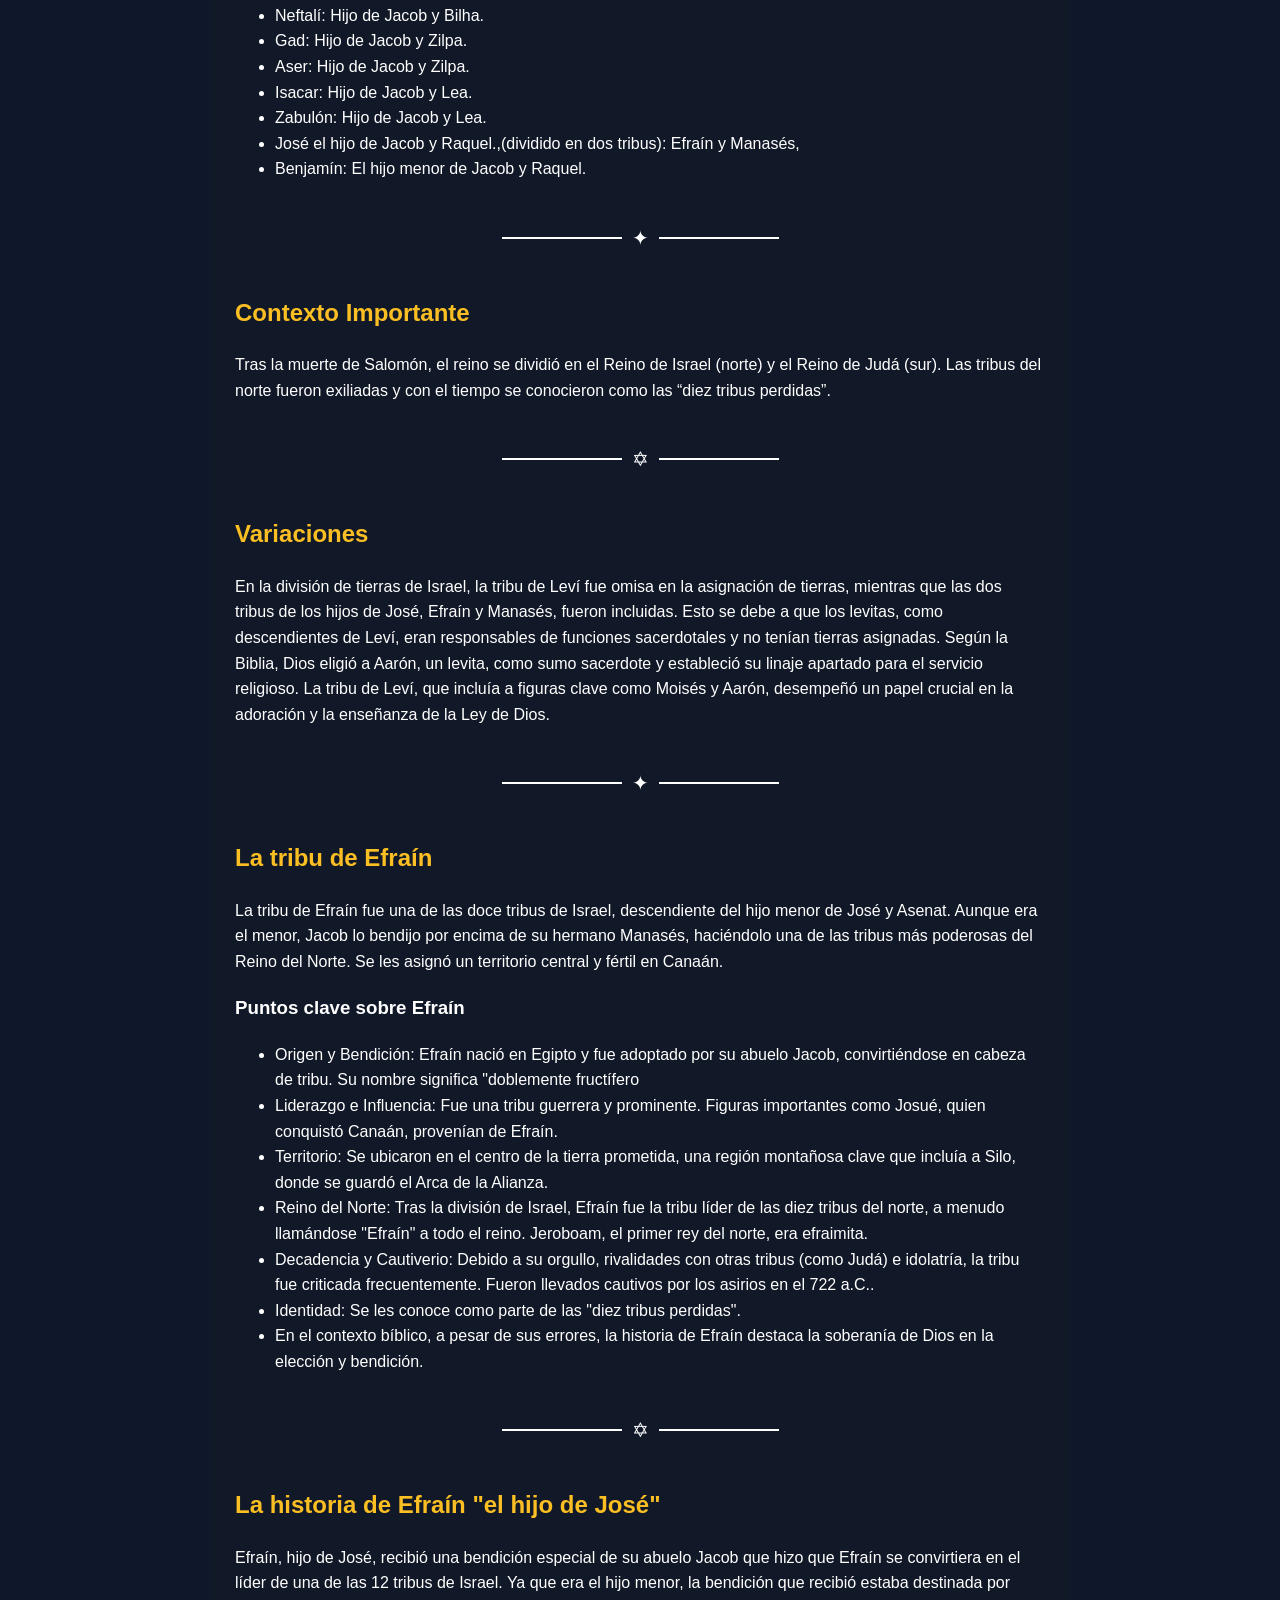
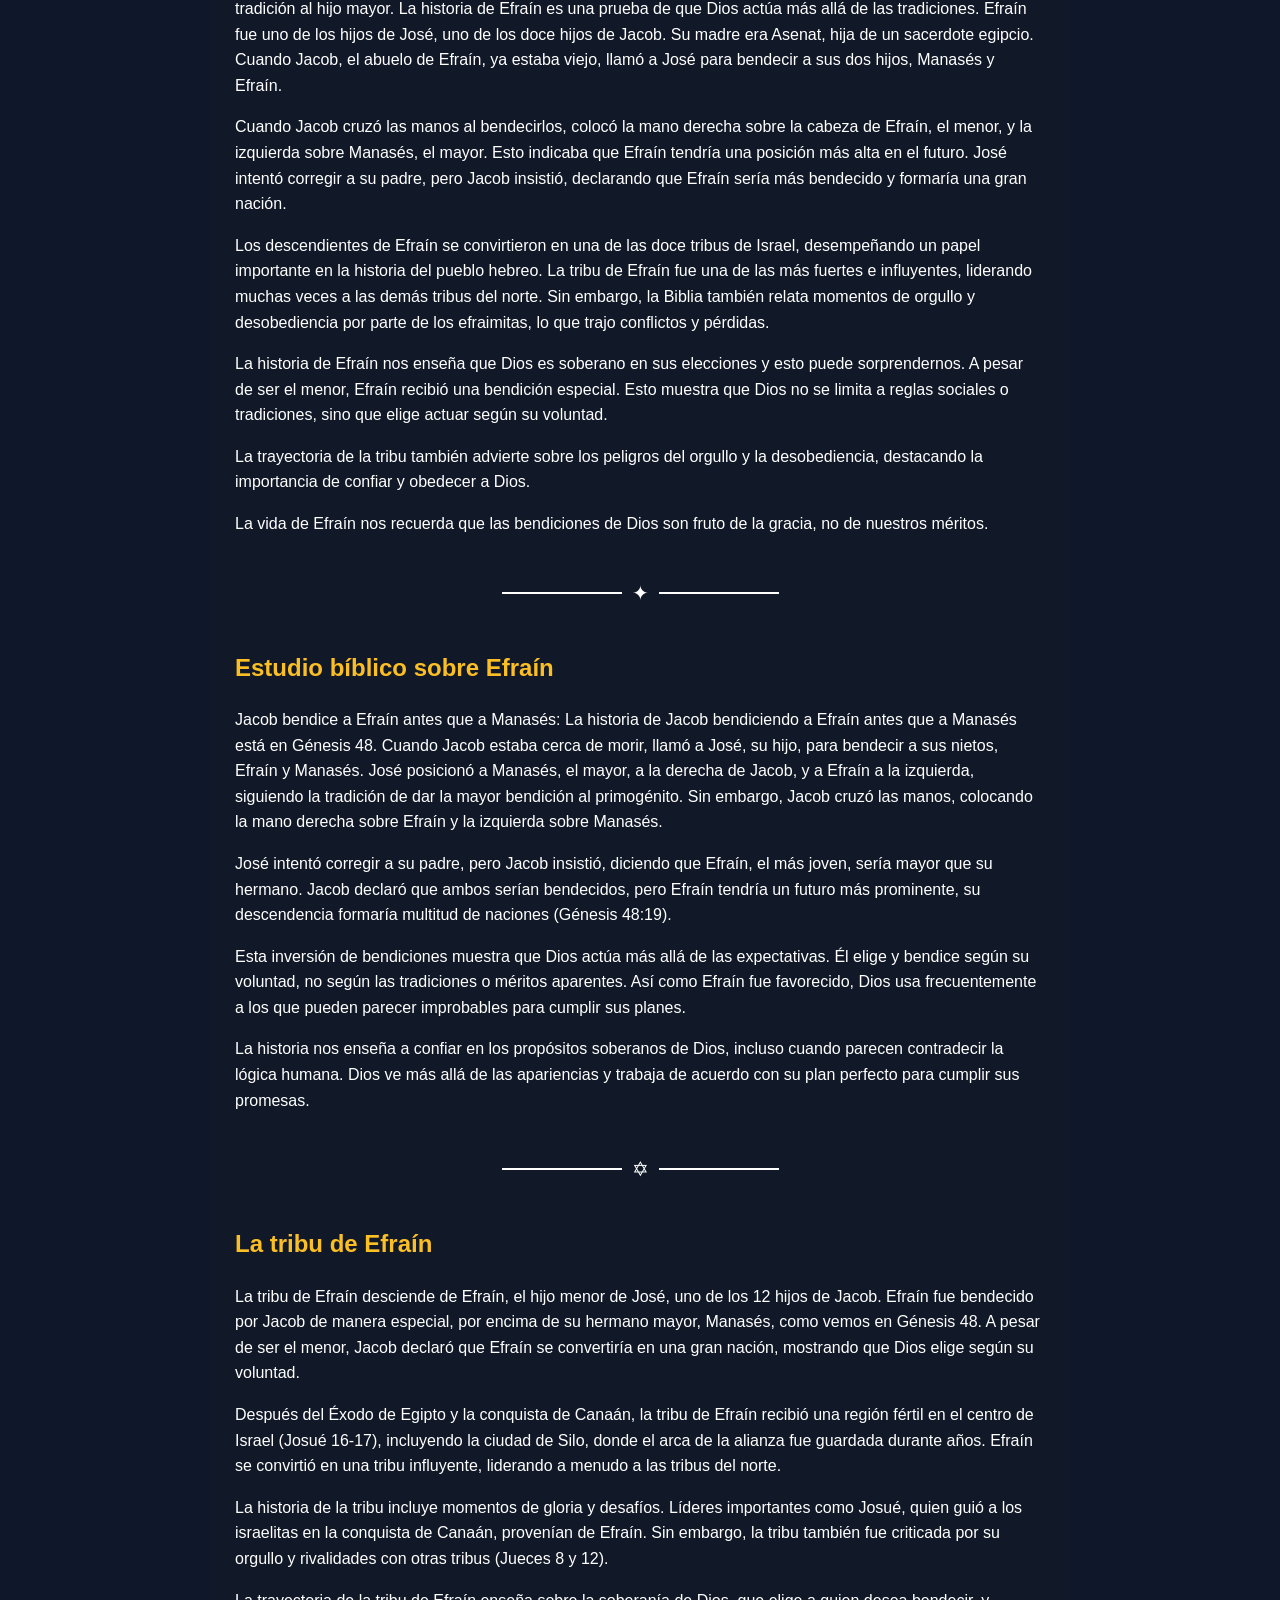
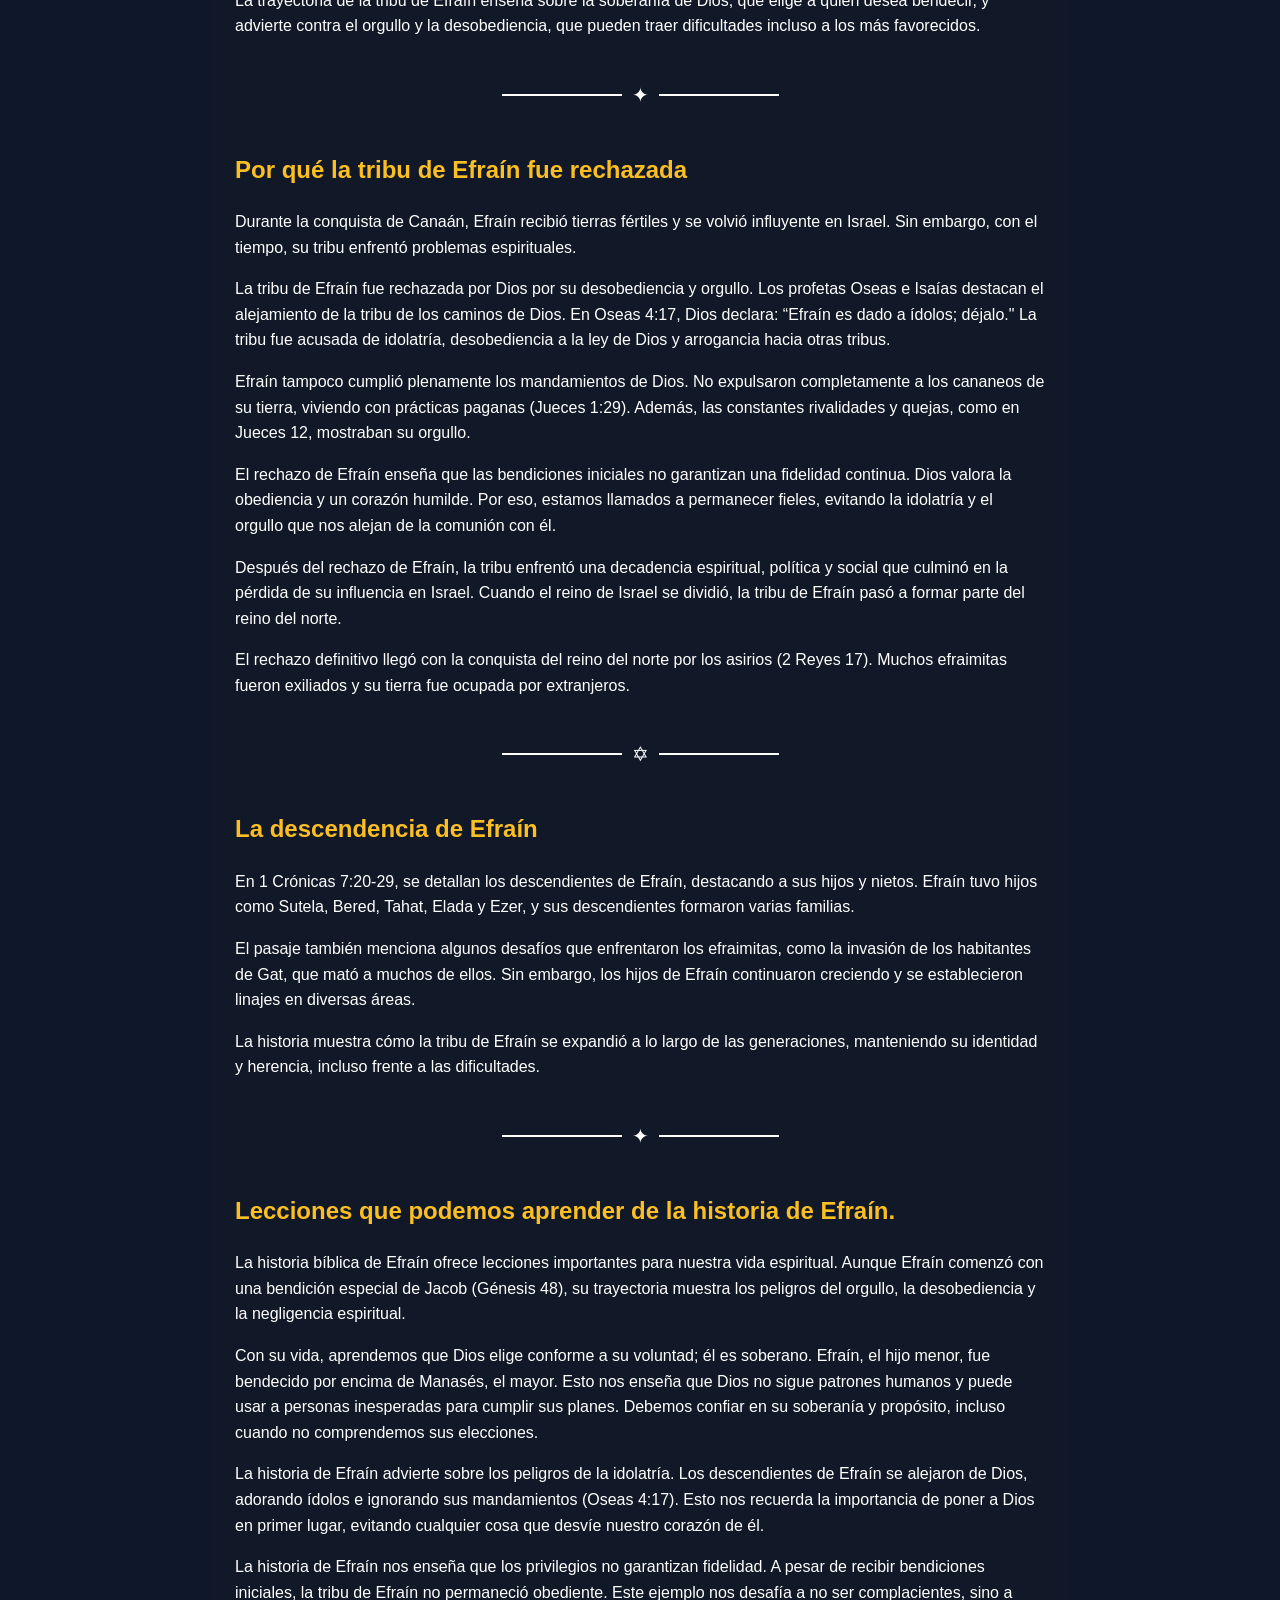
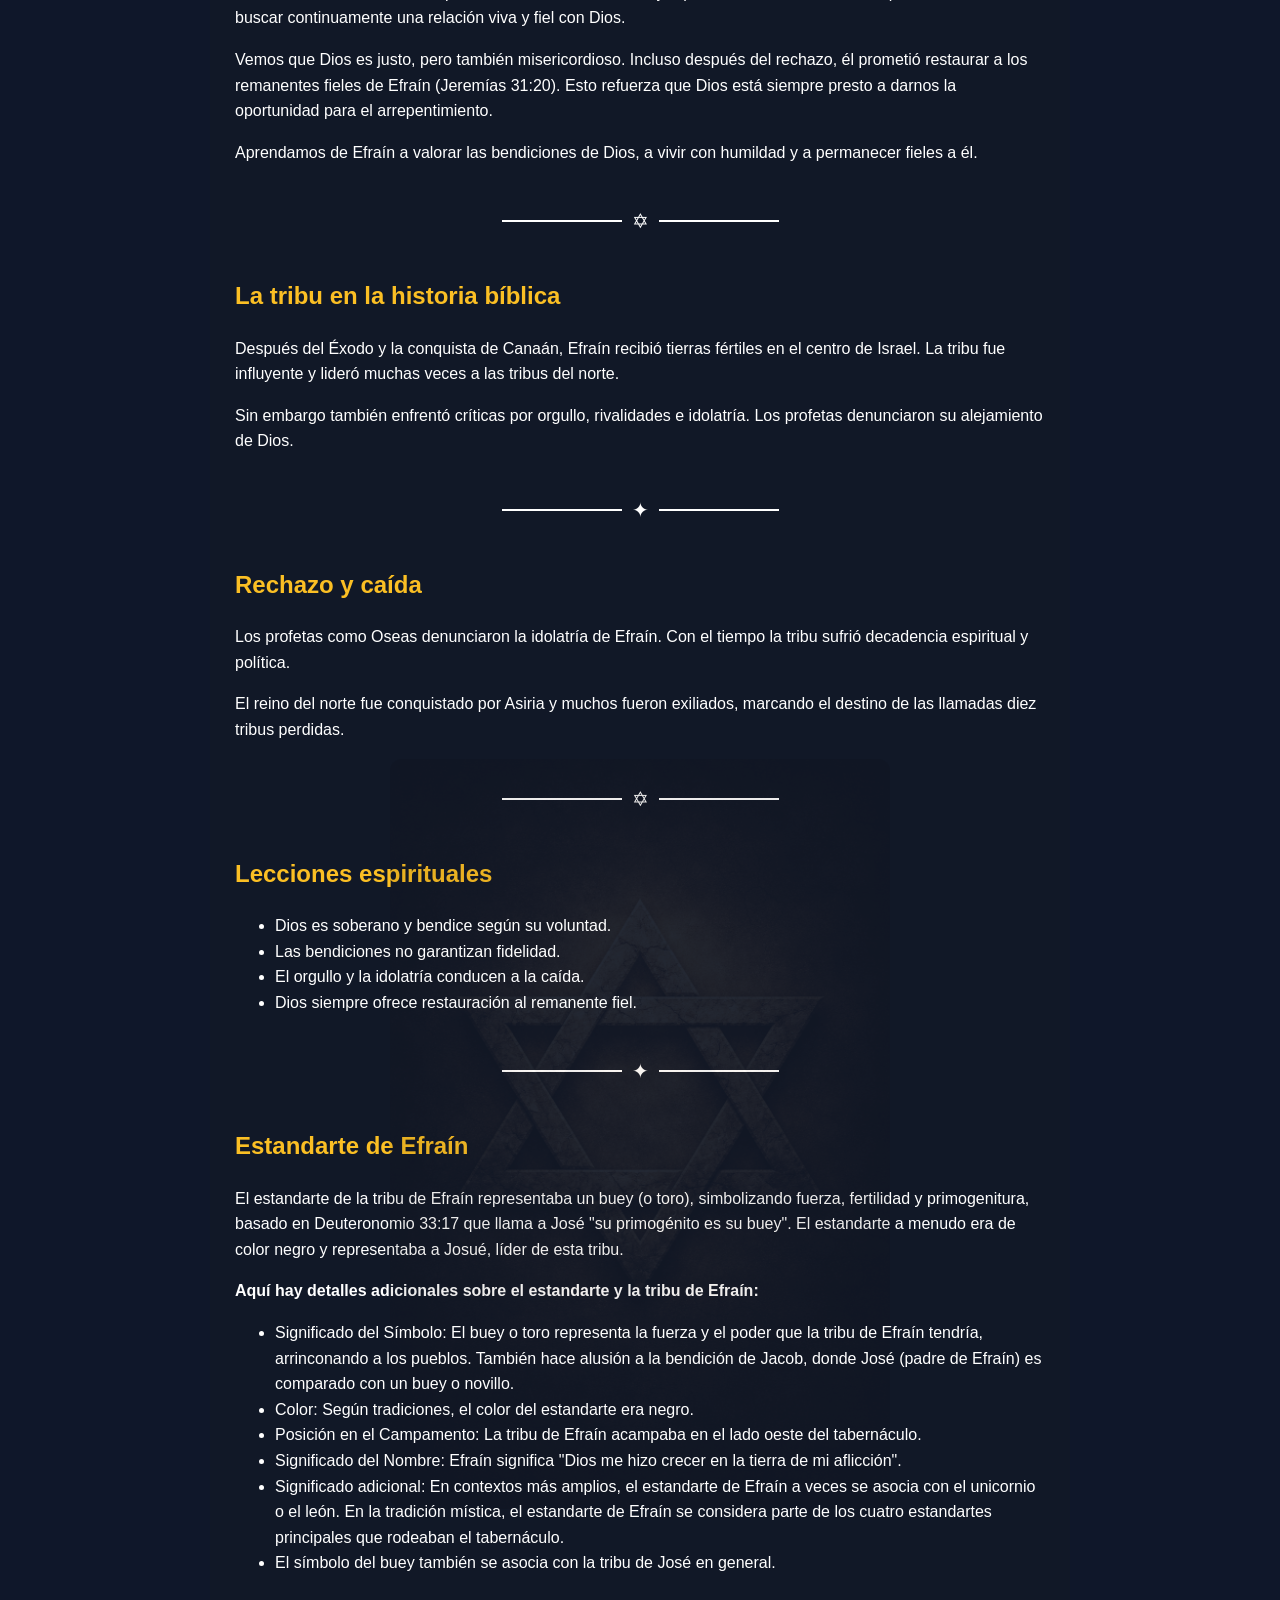
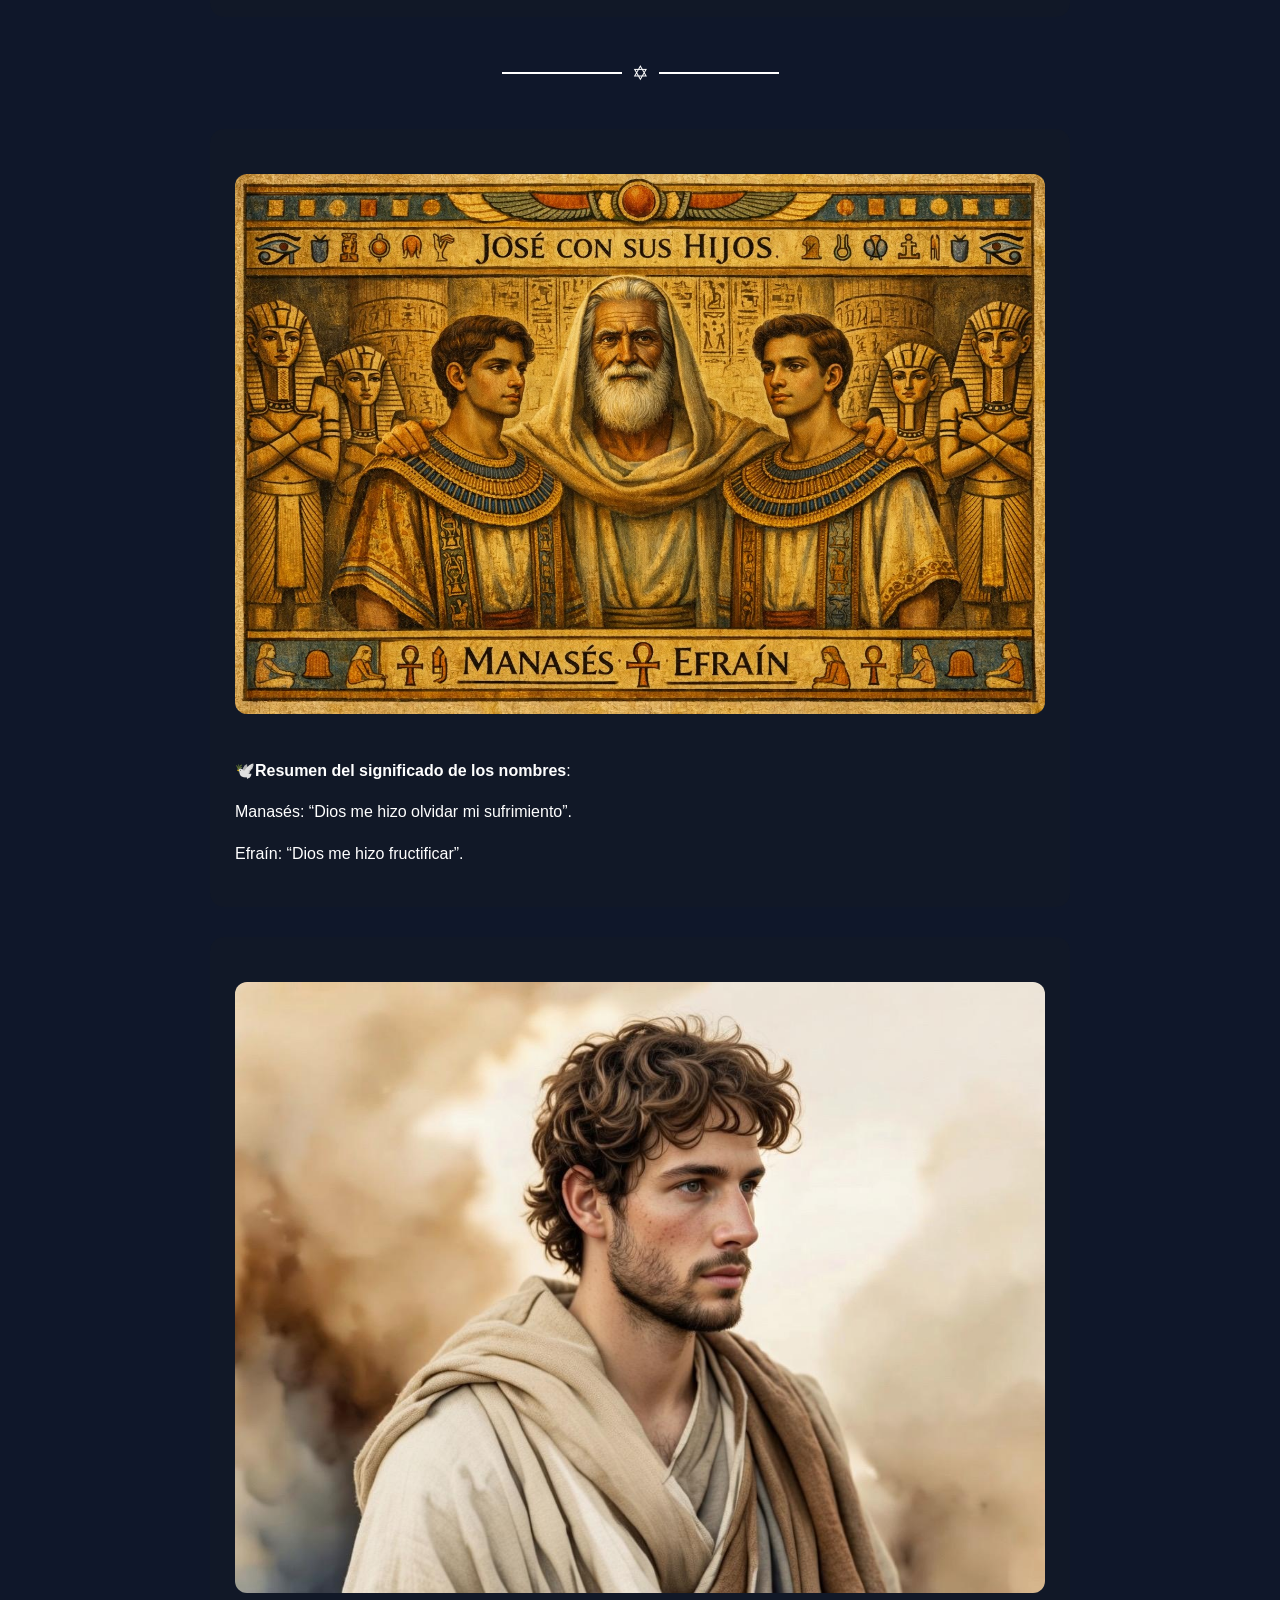
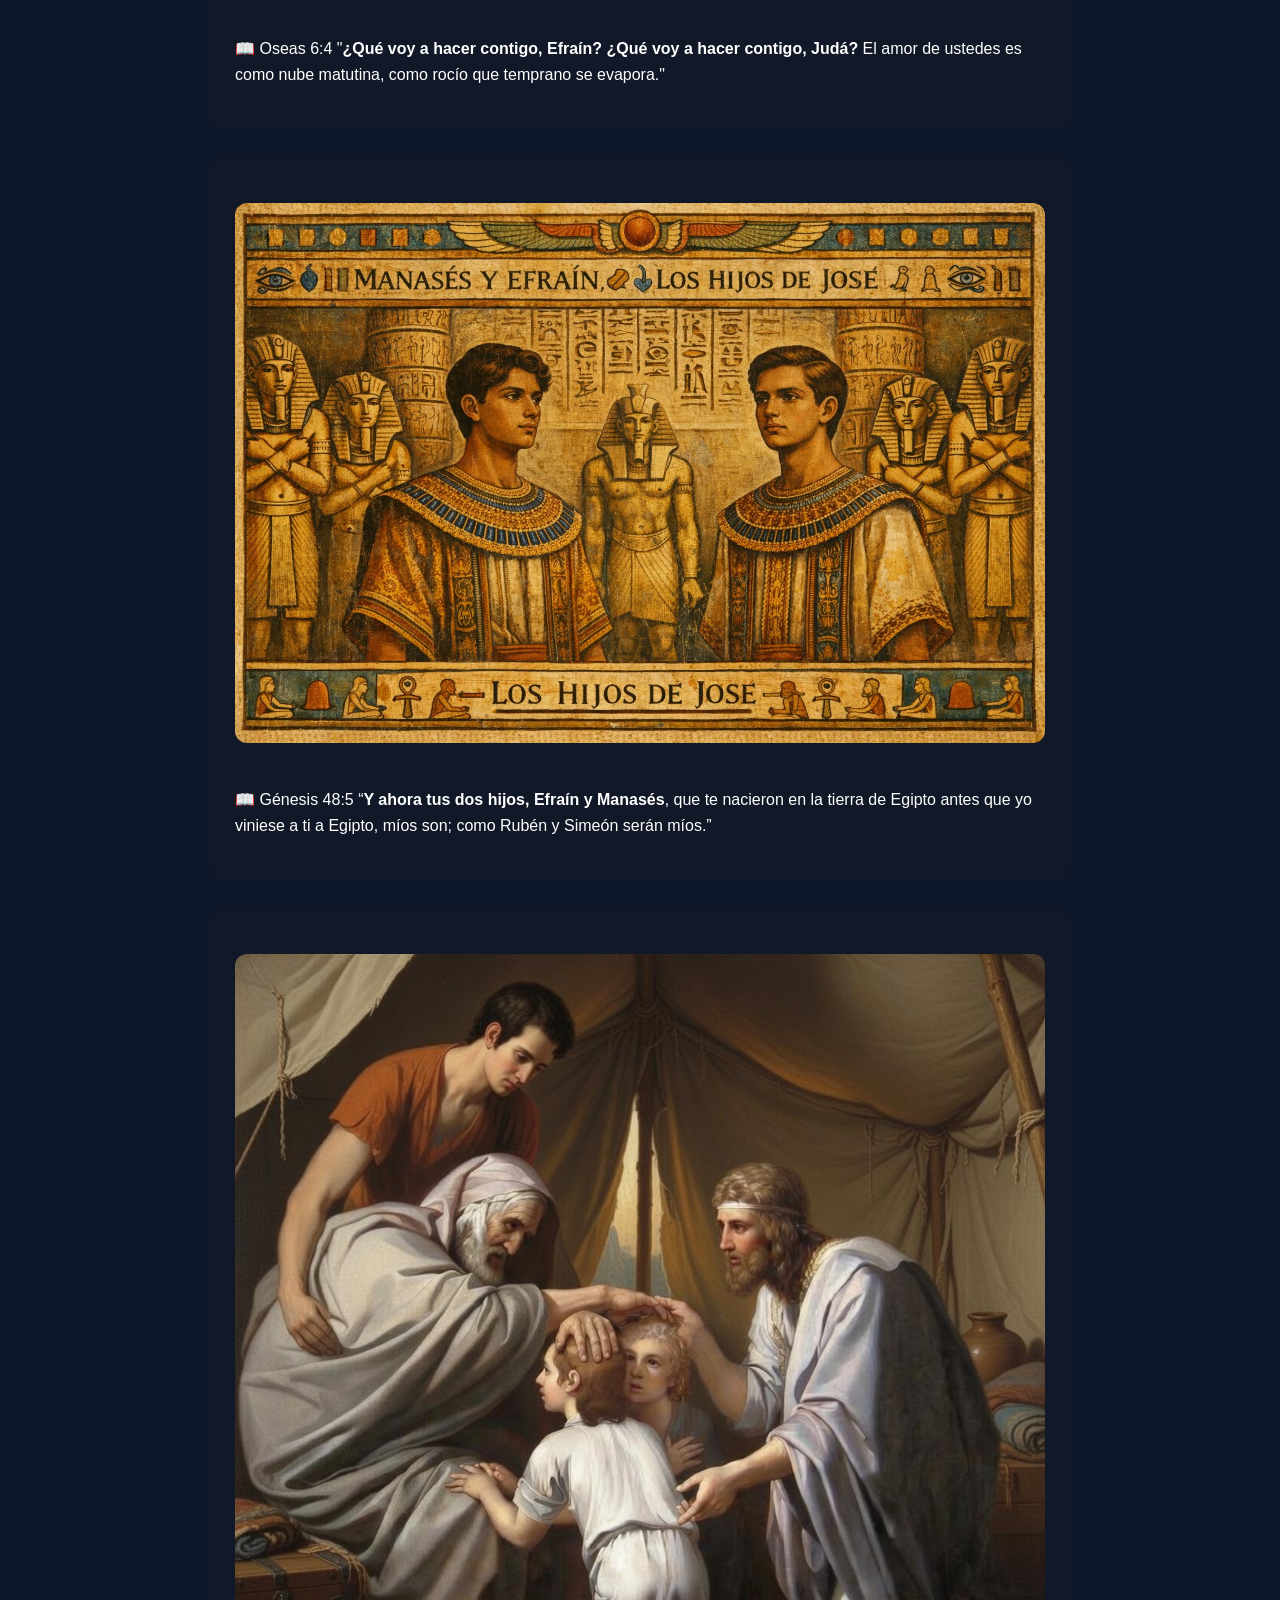
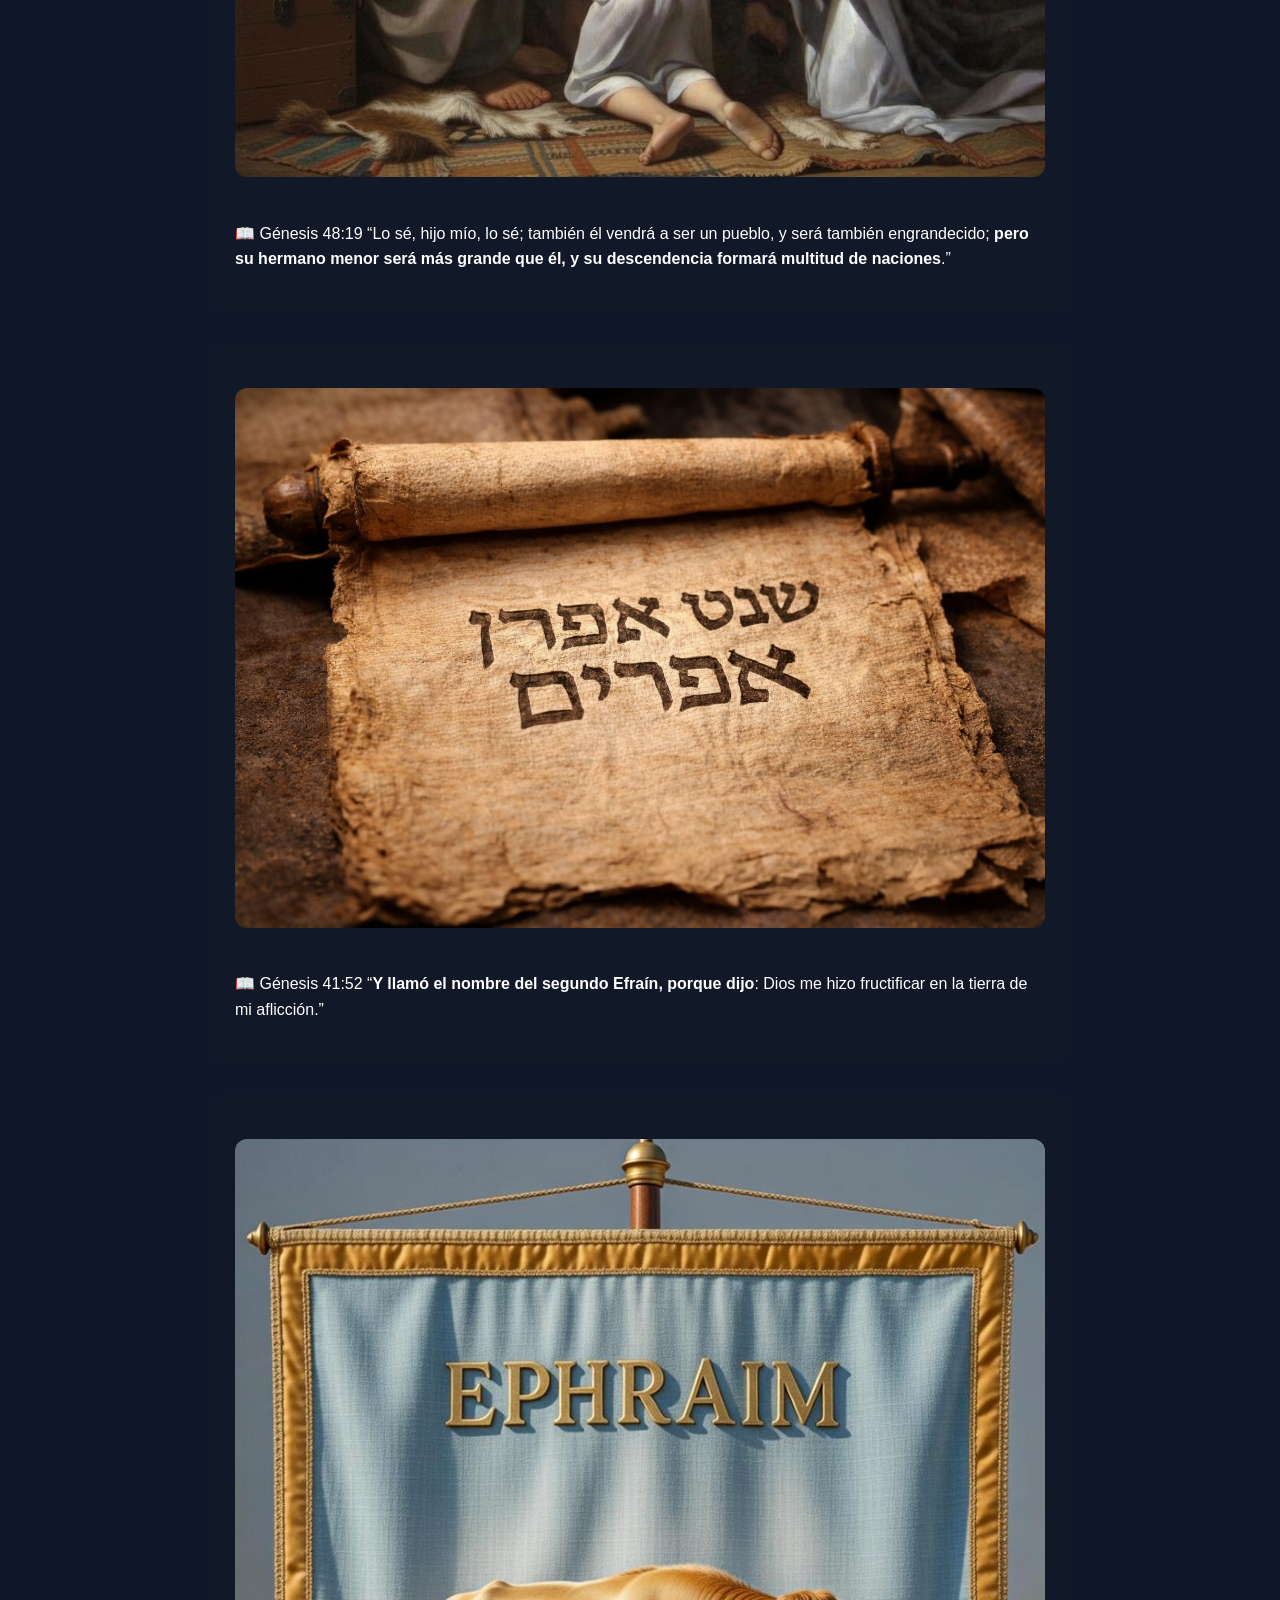
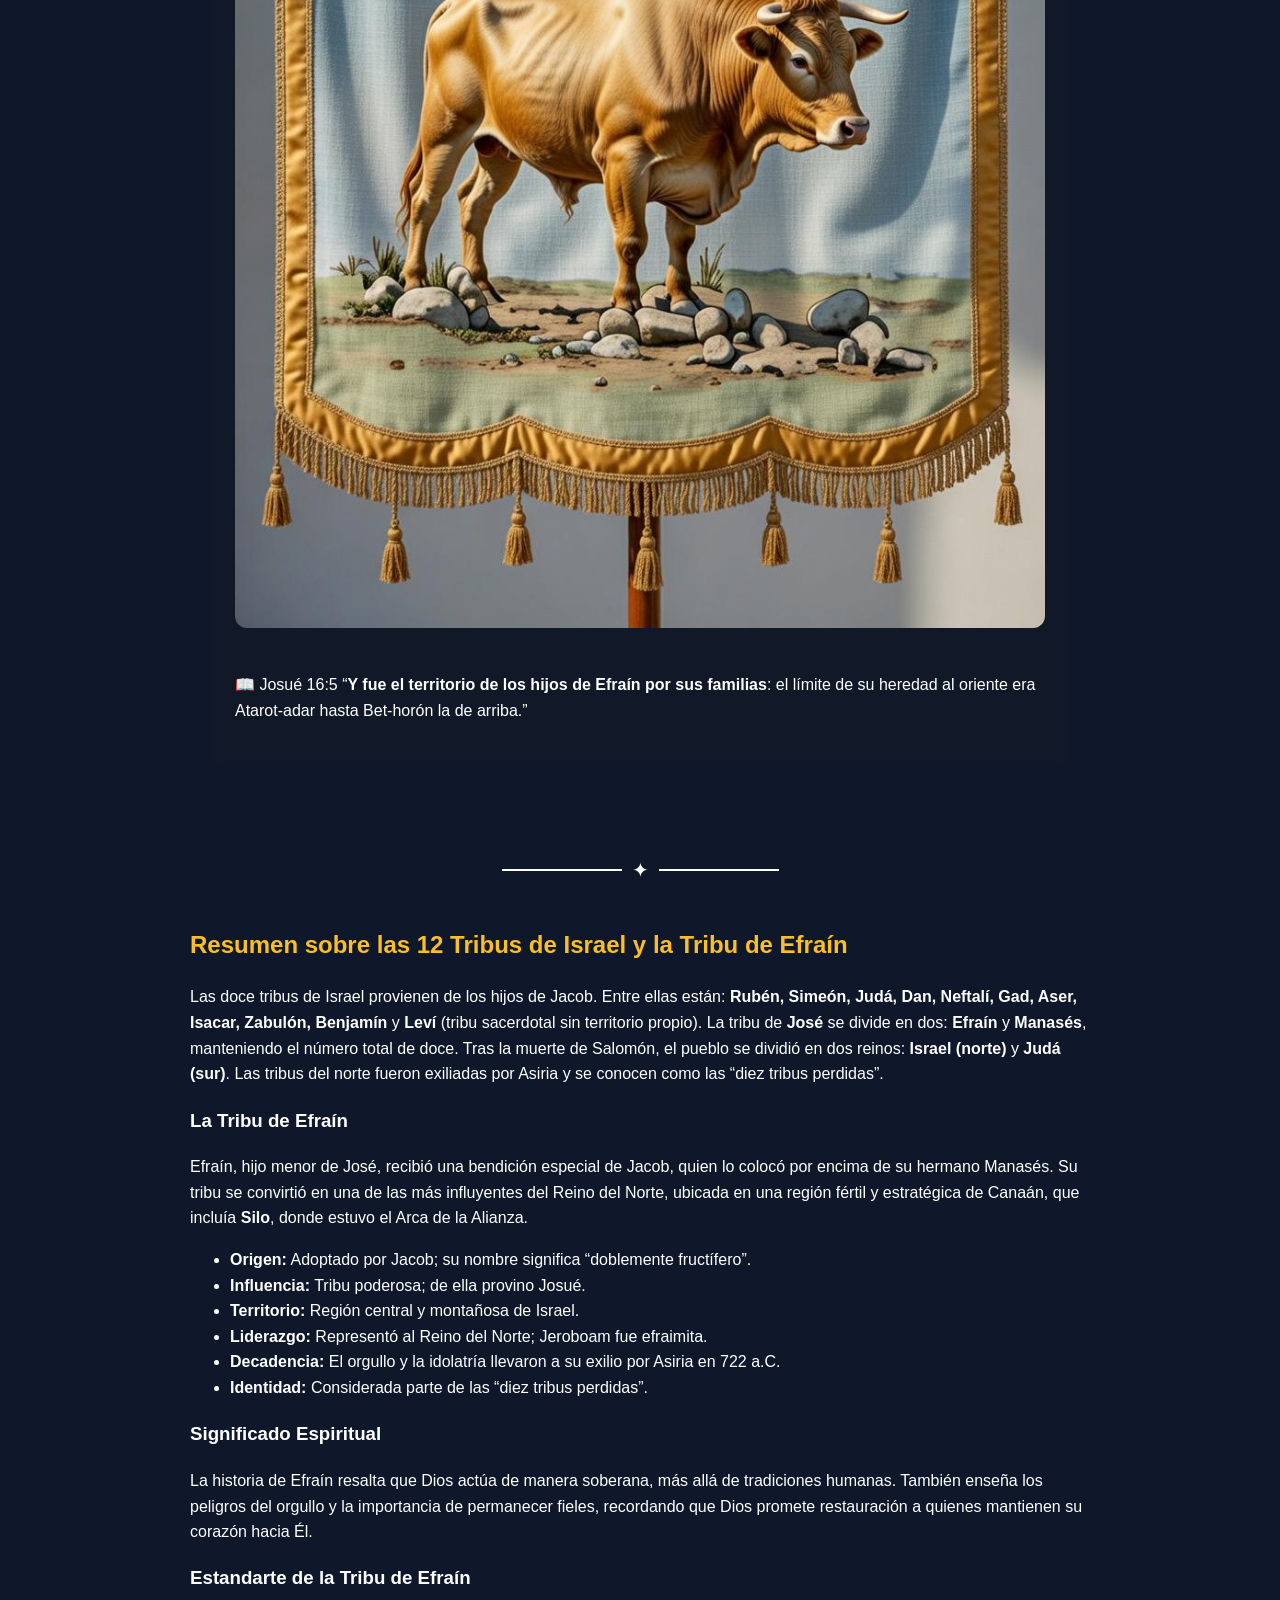
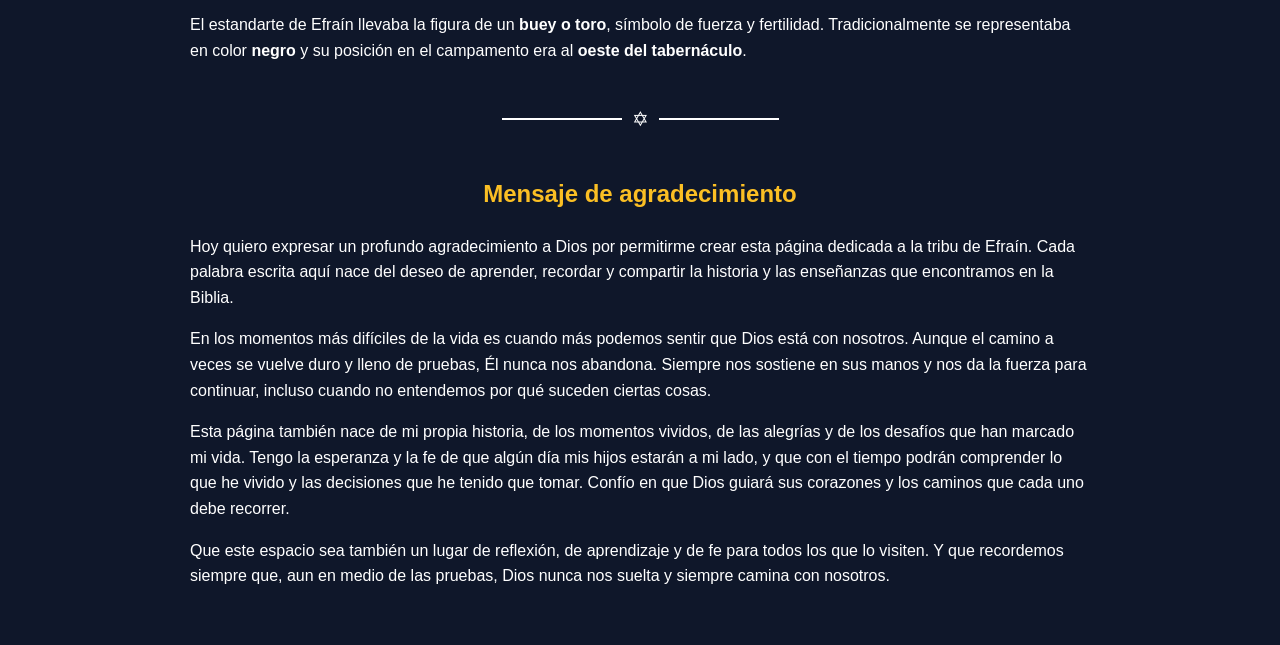
<file: efrain.html>
<!DOCTYPE html>
<html lang="es">
<head>
<meta charset="UTF-8">
<meta name="viewport" content="width=device-width, initial-scale=1.0">
<title>Historia de la Tribu de Efraín</title>

<link rel="stylesheet" href="estilo.css">
</head>

<body>

<div class="contenido">

<img src="estrella-david-piedra.png" class="marca-agua">

    
<link rel="manifest" href="manifest.json">
<link rel="apple-touch-icon" href="img/icon.jpeg">

<style>
body{font-family:Arial;background:#0f172a;color:white;margin:0;line-height:1.6}
header{text-align:center;padding:30px;background:#020617}
.container{max-width:900px;margin:auto;padding:20px}
img{width:100%;border-radius:12px;margin:20px 0}
h2{color:#fbbf24}
.section{background:#111827;padding:25px;border-radius:14px;margin-bottom:30px}
</style>
</head>

<body>

<header>
<h1>Historia de la Tribu de Efraín</h1>
<h2>Tribu de Efraín</h2>
<p>Documental histórico y bíblico</p>
</header>

<div class="container">

<div class="section">
<img src="img/foto1.jpeg">

<div style="display:flex; align-items:center; justify-content:center; margin:40px 0;">
    <div style="height:2px; width:120px; background:white;"></div>
    <div style="margin:0 10px; font-size:20px;">✡</div>
    <div style="height:2px; width:120px; background:white;"></div>
</div>
  
<h2>Listado detallado de las 12 tribus de Israel</h2>
<ul>
<li>Rubén: El primogénito de Jacob.</li>
<li>Simeón: Hijo de Jacob y Lea.</li>
<li>Leví: Tribu sacerdotal que no recibió territorio propio.</li>
<li>Judá: Tribu de donde provino la línea mesiánica y David.</li>
<li>Dan: Hijo de Jacob y Bilha.</li>
<li>Neftalí: Hijo de Jacob y Bilha.</li>
<li>Gad: Hijo de Jacob y Zilpa.</li>
<li>Aser: Hijo de Jacob y Zilpa.</li>
<li>Isacar: Hijo de Jacob y Lea.</li>
<li>Zabulón: Hijo de Jacob y Lea.</li>
<li>José el hijo de Jacob y Raquel.,(dividido en dos tribus): Efraín y Manasés, </li>
<li>Benjamín: El hijo menor de Jacob y Raquel.</li>
</ul>

<div style="display:flex; align-items:center; justify-content:center; margin:40px 0;">
    <div style="height:2px; width:120px; background:white;"></div>
    <div style="margin:0 10px; font-size:20px;">✦</div>
    <div style="height:2px; width:120px; background:white;"></div>
</div>
  
<h2>Contexto Importante</h2>
<p>
Tras la muerte de Salomón, el reino se dividió en el Reino de Israel (norte) y el Reino de Judá (sur).
Las tribus del norte fueron exiliadas y con el tiempo se conocieron como las “diez tribus perdidas”.
</p>

<div style="display:flex; align-items:center; justify-content:center; margin:40px 0;">
    <div style="height:2px; width:120px; background:white;"></div>
    <div style="margin:0 10px; font-size:20px;">✡</div>
    <div style="height:2px; width:120px; background:white;"></div>
</div>
  
<h2>Variaciones</h2>
<p>
En la división de tierras de Israel, la tribu de Leví fue omisa en la asignación de tierras, mientras que las dos tribus de los hijos de José, Efraín y Manasés, fueron incluidas. Esto se debe a que los levitas, como descendientes de Leví, eran responsables de funciones sacerdotales y no tenían tierras asignadas. Según la Biblia, Dios eligió a Aarón, un levita, como sumo sacerdote y estableció su linaje apartado para el servicio religioso. La tribu de Leví, que incluía a figuras clave como Moisés y Aarón, desempeñó un papel crucial en la adoración y la enseñanza de la Ley de Dios.
</p>

<div style="display:flex; align-items:center; justify-content:center; margin:40px 0;">
    <div style="height:2px; width:120px; background:white;"></div>
    <div style="margin:0 10px; font-size:20px;">✦</div>
    <div style="height:2px; width:120px; background:white;"></div>
</div>
  
<h2>La tribu de Efraín</h2>
<p>
La tribu de Efraín fue una de las doce tribus de Israel, descendiente del hijo menor de José y Asenat.
Aunque era el menor, Jacob lo bendijo por encima de su hermano Manasés, haciéndolo una de las tribus
más poderosas del Reino del Norte. Se les asignó un territorio central y fértil en Canaán.
</p>

<h3>Puntos clave sobre Efraín</h3>
<ul>
<li>Origen y Bendición: Efraín nació en Egipto y fue adoptado por su abuelo Jacob, convirtiéndose en cabeza de tribu. Su nombre significa "doblemente fructífero</li>
<li>Liderazgo e Influencia: Fue una tribu guerrera y prominente. Figuras importantes como Josué, quien conquistó Canaán, provenían de Efraín.</li>
<li>Territorio: Se ubicaron en el centro de la tierra prometida, una región montañosa clave que incluía a Silo, donde se guardó el Arca de la Alianza.</li>
<li>Reino del Norte: Tras la división de Israel, Efraín fue la tribu líder de las diez tribus del norte, a menudo llamándose "Efraín" a todo el reino. Jeroboam, el primer rey del norte, era efraimita.</li>
<li>Decadencia y Cautiverio: Debido a su orgullo, rivalidades con otras tribus (como Judá) e idolatría, la tribu fue criticada frecuentemente. Fueron llevados cautivos por los asirios en el 722 a.C..</li>
<li>Identidad: Se les conoce como parte de las "diez tribus perdidas".</li>

<li>En el contexto bíblico, a pesar de sus errores, la historia de Efraín destaca la soberanía de Dios en la elección y bendición.</li>

</ul>

<div style="display:flex; align-items:center; justify-content:center; margin:40px 0;">
    <div style="height:2px; width:120px; background:white;"></div>
    <div style="margin:0 10px; font-size:20px;">✡</div>
    <div style="height:2px; width:120px; background:white;"></div>
</div>
  
<h2>La historia de Efraín "el hijo de José"</h2>
<p>
Efraín, hijo de José, recibió una bendición especial de su abuelo Jacob que hizo que Efraín se convirtiera en el líder de una de las 12 tribus de Israel. Ya que era el hijo menor, la bendición que recibió estaba destinada por tradición al hijo mayor. La historia de Efraín es una prueba de que Dios actúa más allá de las tradiciones.
Efraín fue uno de los hijos de José, uno de los doce hijos de Jacob. Su madre era Asenat, hija de un sacerdote egipcio. Cuando Jacob, el abuelo de Efraín, ya estaba viejo, llamó a José para bendecir a sus dos hijos, Manasés y Efraín.
</p>

<p>
Cuando Jacob cruzó las manos al bendecirlos, colocó la mano derecha sobre la cabeza de Efraín, el menor, y la izquierda sobre Manasés, el mayor. Esto indicaba que Efraín tendría una posición más alta en el futuro. José intentó corregir a su padre, pero Jacob insistió, declarando que Efraín sería más bendecido y formaría una gran nación.
</p>

<p>
Los descendientes de Efraín se convirtieron en una de las doce tribus de Israel, desempeñando un papel importante en la historia del pueblo hebreo. La tribu de Efraín fue una de las más fuertes e influyentes, liderando muchas veces a las demás tribus del norte. Sin embargo, la Biblia también relata momentos de orgullo y desobediencia por parte de los efraimitas, lo que trajo conflictos y pérdidas.
</p>

<p>
La historia de Efraín nos enseña que Dios es soberano en sus elecciones y esto puede sorprendernos. A pesar de ser el menor, Efraín recibió una bendición especial. Esto muestra que Dios no se limita a reglas sociales o tradiciones, sino que elige actuar según su voluntad.
</p>

<p>
La trayectoria de la tribu también advierte sobre los peligros del orgullo y la desobediencia, destacando la importancia de confiar y obedecer a Dios.
</p>

<p>
La vida de Efraín nos recuerda que las bendiciones de Dios son fruto de la gracia, no de nuestros méritos.
</p>  

<div style="display:flex; align-items:center; justify-content:center; margin:40px 0;">
    <div style="height:2px; width:120px; background:white;"></div>
    <div style="margin:0 10px; font-size:20px;">✦</div>
    <div style="height:2px; width:120px; background:white;"></div>
</div>
  
<h2>Estudio bíblico sobre Efraín</h2>

<p>
Jacob bendice a Efraín antes que a Manasés:
La historia de Jacob bendiciendo a Efraín antes que a Manasés está en Génesis 48. Cuando Jacob estaba cerca de morir, llamó a José, su hijo, para bendecir a sus nietos, Efraín y Manasés. José posicionó a Manasés, el mayor, a la derecha de Jacob, y a Efraín a la izquierda, siguiendo la tradición de dar la mayor bendición al primogénito. Sin embargo, Jacob cruzó las manos, colocando la mano derecha sobre Efraín y la izquierda sobre Manasés.
</p>

<P>
José intentó corregir a su padre, pero Jacob insistió, diciendo que Efraín, el más joven, sería mayor que su hermano. Jacob declaró que ambos serían bendecidos, pero Efraín tendría un futuro más prominente, su descendencia formaría multitud de naciones (Génesis 48:19).
</P>

<p>
Esta inversión de bendiciones muestra que Dios actúa más allá de las expectativas. Él elige y bendice según su voluntad, no según las tradiciones o méritos aparentes. Así como Efraín fue favorecido, Dios usa frecuentemente a los que pueden parecer improbables para cumplir sus planes.
</p>

<p>
La historia nos enseña a confiar en los propósitos soberanos de Dios, incluso cuando parecen contradecir la lógica humana. Dios ve más allá de las apariencias y trabaja de acuerdo con su plan perfecto para cumplir sus promesas.
</p>

<div style="display:flex; align-items:center; justify-content:center; margin:40px 0;">
    <div style="height:2px; width:120px; background:white;"></div>
    <div style="margin:0 10px; font-size:20px;">✡</div>
    <div style="height:2px; width:120px; background:white;"></div>
</div>
  
<h2>La tribu de Efraín</h2>

<p>
La tribu de Efraín desciende de Efraín, el hijo menor de José, uno de los 12 hijos de Jacob. Efraín fue bendecido por Jacob de manera especial, por encima de su hermano mayor, Manasés, como vemos en Génesis 48. A pesar de ser el menor, Jacob declaró que Efraín se convertiría en una gran nación, mostrando que Dios elige según su voluntad.
</p>

<p>
Después del Éxodo de Egipto y la conquista de Canaán, la tribu de Efraín recibió una región fértil en el centro de Israel (Josué 16-17), incluyendo la ciudad de Silo, donde el arca de la alianza fue guardada durante años. Efraín se convirtió en una tribu influyente, liderando a menudo a las tribus del norte.
</p>

<p>
La historia de la tribu incluye momentos de gloria y desafíos. Líderes importantes como Josué, quien guió a los israelitas en la conquista de Canaán, provenían de Efraín. Sin embargo, la tribu también fue criticada por su orgullo y rivalidades con otras tribus (Jueces 8 y 12).
</p>

<p>
La trayectoria de la tribu de Efraín enseña sobre la soberanía de Dios, que elige a quien desea bendecir, y advierte contra el orgullo y la desobediencia, que pueden traer dificultades incluso a los más favorecidos.
</p>

<div style="display:flex; align-items:center; justify-content:center; margin:40px 0;">
    <div style="height:2px; width:120px; background:white;"></div>
    <div style="margin:0 10px; font-size:20px;">✦</div>
    <div style="height:2px; width:120px; background:white;"></div>
</div>
  
<h2>Por qué la tribu de Efraín fue rechazada </h2>

<p>
Durante la conquista de Canaán, Efraín recibió tierras fértiles y se volvió influyente en Israel. Sin embargo, con el tiempo, su tribu enfrentó problemas espirituales.
</p>

<p>
La tribu de Efraín fue rechazada por Dios por su desobediencia y orgullo. Los profetas Oseas e Isaías destacan el alejamiento de la tribu de los caminos de Dios. En Oseas 4:17, Dios declara: “Efraín es dado a ídolos; déjalo." La tribu fue acusada de idolatría, desobediencia a la ley de Dios y arrogancia hacia otras tribus.
</p>

<p>
Efraín tampoco cumplió plenamente los mandamientos de Dios. No expulsaron completamente a los cananeos de su tierra, viviendo con prácticas paganas (Jueces 1:29). Además, las constantes rivalidades y quejas, como en Jueces 12, mostraban su orgullo.
</p>

<p>
El rechazo de Efraín enseña que las bendiciones iniciales no garantizan una fidelidad continua. Dios valora la obediencia y un corazón humilde. Por eso, estamos llamados a permanecer fieles, evitando la idolatría y el orgullo que nos alejan de la comunión con él.
</p>

<p>
Después del rechazo de Efraín, la tribu enfrentó una decadencia espiritual, política y social que culminó en la pérdida de su influencia en Israel. Cuando el reino de Israel se dividió, la tribu de Efraín pasó a formar parte del reino del norte.
</p>

<p>
El rechazo definitivo llegó con la conquista del reino del norte por los asirios (2 Reyes 17). Muchos efraimitas fueron exiliados y su tierra fue ocupada por extranjeros.
</p>

<div style="display:flex; align-items:center; justify-content:center; margin:40px 0;">
    <div style="height:2px; width:120px; background:white;"></div>
    <div style="margin:0 10px; font-size:20px;">✡</div>
    <div style="height:2px; width:120px; background:white;"></div>
</div>
  
<h2>La descendencia de Efraín </h2>

<p>
En 1 Crónicas 7:20-29, se detallan los descendientes de Efraín, destacando a sus hijos y nietos. Efraín tuvo hijos como Sutela, Bered, Tahat, Elada y Ezer, y sus descendientes formaron varias familias.
</p>

<p>
El pasaje también menciona algunos desafíos que enfrentaron los efraimitas, como la invasión de los habitantes de Gat, que mató a muchos de ellos. Sin embargo, los hijos de Efraín continuaron creciendo y se establecieron linajes en diversas áreas.
</p>

<p>
La historia muestra cómo la tribu de Efraín se expandió a lo largo de las generaciones, manteniendo su identidad y herencia, incluso frente a las dificultades.
</p>

<div style="display:flex; align-items:center; justify-content:center; margin:40px 0;">
    <div style="height:2px; width:120px; background:white;"></div>
    <div style="margin:0 10px; font-size:20px;">✦</div>
    <div style="height:2px; width:120px; background:white;"></div>
</div>
  
<h2>Lecciones que podemos aprender de la historia de Efraín.</h2>
  
<p>
La historia bíblica de Efraín ofrece lecciones importantes para nuestra vida espiritual. Aunque Efraín comenzó con una bendición especial de Jacob (Génesis 48), su trayectoria muestra los peligros del orgullo, la desobediencia y la negligencia espiritual.
</p>

<p>
Con su vida, aprendemos que Dios elige conforme a su voluntad; él es soberano. Efraín, el hijo menor, fue bendecido por encima de Manasés, el mayor. Esto nos enseña que Dios no sigue patrones humanos y puede usar a personas inesperadas para cumplir sus planes. Debemos confiar en su soberanía y propósito, incluso cuando no comprendemos sus elecciones.
</p>

<p>
La historia de Efraín advierte sobre los peligros de la idolatría. Los descendientes de Efraín se alejaron de Dios, adorando ídolos e ignorando sus mandamientos (Oseas 4:17). Esto nos recuerda la importancia de poner a Dios en primer lugar, evitando cualquier cosa que desvíe nuestro corazón de él.
</p>

<p>
La historia de Efraín nos enseña que los privilegios no garantizan fidelidad. A pesar de recibir bendiciones iniciales, la tribu de Efraín no permaneció obediente. Este ejemplo nos desafía a no ser complacientes, sino a buscar continuamente una relación viva y fiel con Dios.
</p>

<p>
Vemos que Dios es justo, pero también misericordioso. Incluso después del rechazo, él prometió restaurar a los remanentes fieles de Efraín (Jeremías 31:20). Esto refuerza que Dios está siempre presto a darnos la oportunidad para el arrepentimiento.
</p>

<p>
Aprendamos de Efraín a valorar las bendiciones de Dios, a vivir con humildad y a permanecer fieles a él.
</p>


<div style="display:flex; align-items:center; justify-content:center; margin:40px 0;">
    <div style="height:2px; width:120px; background:white;"></div>
    <div style="margin:0 10px; font-size:20px;">✡</div>
    <div style="height:2px; width:120px; background:white;"></div>
</div>
  
<h2>La tribu en la historia bíblica</h2>
<p>
Después del Éxodo y la conquista de Canaán, Efraín recibió tierras fértiles
en el centro de Israel. La tribu fue influyente y lideró muchas veces
a las tribus del norte.
</p>

<p>
Sin embargo también enfrentó críticas por orgullo, rivalidades e idolatría.
Los profetas denunciaron su alejamiento de Dios.
</p>

<div style="display:flex; align-items:center; justify-content:center; margin:40px 0;">
    <div style="height:2px; width:120px; background:white;"></div>
    <div style="margin:0 10px; font-size:20px;">✦</div>
    <div style="height:2px; width:120px; background:white;"></div>
</div>
  
<h2>Rechazo y caída</h2>
<p>
Los profetas como Oseas denunciaron la idolatría de Efraín.
Con el tiempo la tribu sufrió decadencia espiritual y política.
</p>

<p>
El reino del norte fue conquistado por Asiria y muchos fueron exiliados,
marcando el destino de las llamadas diez tribus perdidas.
</p>

<div style="display:flex; align-items:center; justify-content:center; margin:40px 0;">
    <div style="height:2px; width:120px; background:white;"></div>
    <div style="margin:0 10px; font-size:20px;">✡</div>
    <div style="height:2px; width:120px; background:white;"></div>
</div>
  
<h2>Lecciones espirituales</h2>
<ul>
<li>Dios es soberano y bendice según su voluntad.</li>
<li>Las bendiciones no garantizan fidelidad.</li>
<li>El orgullo y la idolatría conducen a la caída.</li>
<li>Dios siempre ofrece restauración al remanente fiel.</li>
</ul>

<div style="display:flex; align-items:center; justify-content:center; margin:40px 0;">
    <div style="height:2px; width:120px; background:white;"></div>
    <div style="margin:0 10px; font-size:20px;">✦</div>
    <div style="height:2px; width:120px; background:white;"></div>
</div>
  
<h2>Estandarte de Efraín</h2>
<p>
El estandarte de la tribu de Efraín representaba un buey (o toro), simbolizando fuerza, fertilidad y primogenitura, basado en Deuteronomio 33:17 que llama a José "su primogénito es su buey". El estandarte a menudo era de color negro y representaba a Josué, líder de esta tribu.
</p>

<p>
<strong>Aquí hay detalles adicionales sobre el estandarte y la tribu de Efraín:</strong>
</p>
  
<ul>
<li>Significado del Símbolo: El buey o toro representa la fuerza y el poder que la tribu de Efraín tendría, arrinconando a los pueblos. También hace alusión a la bendición de Jacob, donde José (padre de Efraín) es comparado con un buey o novillo.</li>
<li>Color: Según tradiciones, el color del estandarte era negro.</li>
<li>Posición en el Campamento: La tribu de Efraín acampaba en el lado oeste del tabernáculo.</li>
<li>Significado del Nombre: Efraín significa "Dios me hizo crecer en la tierra de mi aflicción".</li>
<li>Significado adicional: En contextos más amplios, el estandarte de Efraín a veces se asocia con el unicornio o el león. En la tradición mística, el estandarte de Efraín se considera parte de los cuatro estandartes principales que rodeaban el tabernáculo.</li>
<li>El símbolo del buey también se asocia con la tribu de José en general.</li>
</ul>

</div>

<div style="display:flex; align-items:center; justify-content:center; margin:40px 0;">
    <div style="height:2px; width:120px; background:white;"></div>
    <div style="margin:0 10px; font-size:20px;">✡</div>
    <div style="height:2px; width:120px; background:white;"></div>
</div>

<div class="section">
<img src="img/foto7.jpeg">
<p>🕊️<strong>Resumen del significado de los nombres</strong>:</p>
<p>Manasés: “Dios me hizo olvidar mi sufrimiento”.</p>
<p>Efraín: “Dios me hizo fructificar”.</p>
</div>

<div class="section">
<img src="img/foto2.jpeg">
<p>📖 Oseas 6:4
"<strong>¿Qué voy a hacer contigo, Efraín? ¿Qué voy a hacer contigo, Judá?</strong>
El amor de ustedes es como nube matutina, como rocío que temprano se evapora." </p>
</div>

<div class="section">
<img src="img/foto6.jpeg">
<p>📖 Génesis 48:5
“<strong>Y ahora tus dos hijos, Efraín y Manasés</strong>, que te nacieron en la tierra de Egipto antes que yo viniese a ti a Egipto, míos son; como Rubén y Simeón serán míos.”</p>
</div>

  
<div class="section">
<img src="img/foto3.jpeg">
<p>📖 Génesis 48:19
“Lo sé, hijo mío, lo sé; también él vendrá a ser un pueblo, y será también engrandecido;
<strong>pero su hermano menor será más grande que él, y su descendencia formará multitud de naciones</strong>.”</p>
</div>

<div class="section">
<img src="img/foto5.jpeg">
<p>📖 Génesis 41:52
“<strong>Y llamó el nombre del segundo Efraín, porque dijo</strong>: Dios me hizo fructificar en la tierra de mi aflicción.” </p>
</div>
  
<div class="section">
<img src="img/foto4.jpeg">
<p>📖 Josué 16:5
“<strong>Y fue el territorio de los hijos de Efraín por sus familias</strong>:
el límite de su heredad al oriente era Atarot-adar hasta Bet-horón la de arriba.”</p>
</div>

</div>


<section>

<div style="display:flex; align-items:center; justify-content:center; margin:40px 0;">
    <div style="height:2px; width:120px; background:white;"></div>
    <div style="margin:0 10px; font-size:20px;">✦</div>
    <div style="height:2px; width:120px; background:white;"></div>
</div>
  
    <h2>Resumen sobre las 12 Tribus de Israel y la Tribu de Efraín</h2>

    <p>
        Las doce tribus de Israel provienen de los hijos de Jacob. Entre ellas están: 
        <strong>Rubén, Simeón, Judá, Dan, Neftalí, Gad, Aser, Isacar, Zabulón, Benjamín</strong> 
        y <strong>Leví</strong> (tribu sacerdotal sin territorio propio). 
        La tribu de <strong>José</strong> se divide en dos: <strong>Efraín</strong> y <strong>Manasés</strong>, 
        manteniendo el número total de doce. Tras la muerte de Salomón, el pueblo se dividió en 
        dos reinos: <strong>Israel (norte)</strong> y <strong>Judá (sur)</strong>. 
        Las tribus del norte fueron exiliadas por Asiria y se conocen como las “diez tribus perdidas”.
    </p>

    <h3>La Tribu de Efraín</h3>
    <p>
        Efraín, hijo menor de José, recibió una bendición especial de Jacob, quien lo colocó por encima 
        de su hermano Manasés. Su tribu se convirtió en una de las más influyentes del Reino del Norte, 
        ubicada en una región fértil y estratégica de Canaán, que incluía <strong>Silo</strong>, donde estuvo el 
        Arca de la Alianza.
    </p>

    <ul>
        <li><strong>Origen:</strong> Adoptado por Jacob; su nombre significa “doblemente fructífero”.</li>
        <li><strong>Influencia:</strong> Tribu poderosa; de ella provino Josué.</li>
        <li><strong>Territorio:</strong> Región central y montañosa de Israel.</li>
        <li><strong>Liderazgo:</strong> Representó al Reino del Norte; Jeroboam fue efraimita.</li>
        <li><strong>Decadencia:</strong> El orgullo y la idolatría llevaron a su exilio por Asiria en 722 a.C.</li>
        <li><strong>Identidad:</strong> Considerada parte de las “diez tribus perdidas”.</li>
    </ul>

    <h3>Significado Espiritual</h3>
    <p>
        La historia de Efraín resalta que Dios actúa de manera soberana, más allá de tradiciones humanas. 
        También enseña los peligros del orgullo y la importancia de permanecer fieles, recordando que 
        Dios promete restauración a quienes mantienen su corazón hacia Él.
    </p>

    <h3>Estandarte de la Tribu de Efraín</h3>
    <p>
        El estandarte de Efraín llevaba la figura de un <strong>buey o toro</strong>, símbolo de fuerza y fertilidad. 
        Tradicionalmente se representaba en color <strong>negro</strong> y su posición en el campamento era 
        al <strong>oeste del tabernáculo</strong>.
    </p>
</section>

<div style="display:flex; align-items:center; justify-content:center; margin:40px 0;">
    <div style="height:2px; width:120px; background:white;"></div>
    <div style="margin:0 10px; font-size:20px;">✡</div>
    <div style="height:2px; width:120px; background:white;"></div>
</div>
  
<h2 style="text-align:center;">Mensaje de agradecimiento </h2>
<p>Hoy quiero expresar un profundo agradecimiento a Dios por permitirme crear esta página dedicada a la tribu de Efraín. Cada palabra escrita aquí nace del deseo de aprender, recordar y compartir la historia y las enseñanzas que encontramos en la Biblia.</p>

<p>En los momentos más difíciles de la vida es cuando más podemos sentir que Dios está con nosotros. Aunque el camino a veces se vuelve duro y lleno de pruebas, Él nunca nos abandona. Siempre nos sostiene en sus manos y nos da la fuerza para continuar, incluso cuando no entendemos por qué suceden ciertas cosas.</p>

<p>Esta página también nace de mi propia historia, de los momentos vividos, de las alegrías y de los desafíos que han marcado mi vida. Tengo la esperanza y la fe de que algún día mis hijos estarán a mi lado, y que con el tiempo podrán comprender lo que he vivido y las decisiones que he tenido que tomar. Confío en que Dios guiará sus corazones y los caminos que cada uno debe recorrer.</p>

<p>Que este espacio sea también un lugar de reflexión, de aprendizaje y de fe para todos los que lo visiten. Y que recordemos siempre que, aun en medio de las pruebas, Dios nunca nos suelta y siempre camina con nosotros.</p>
  
</body>
</html>
</file>
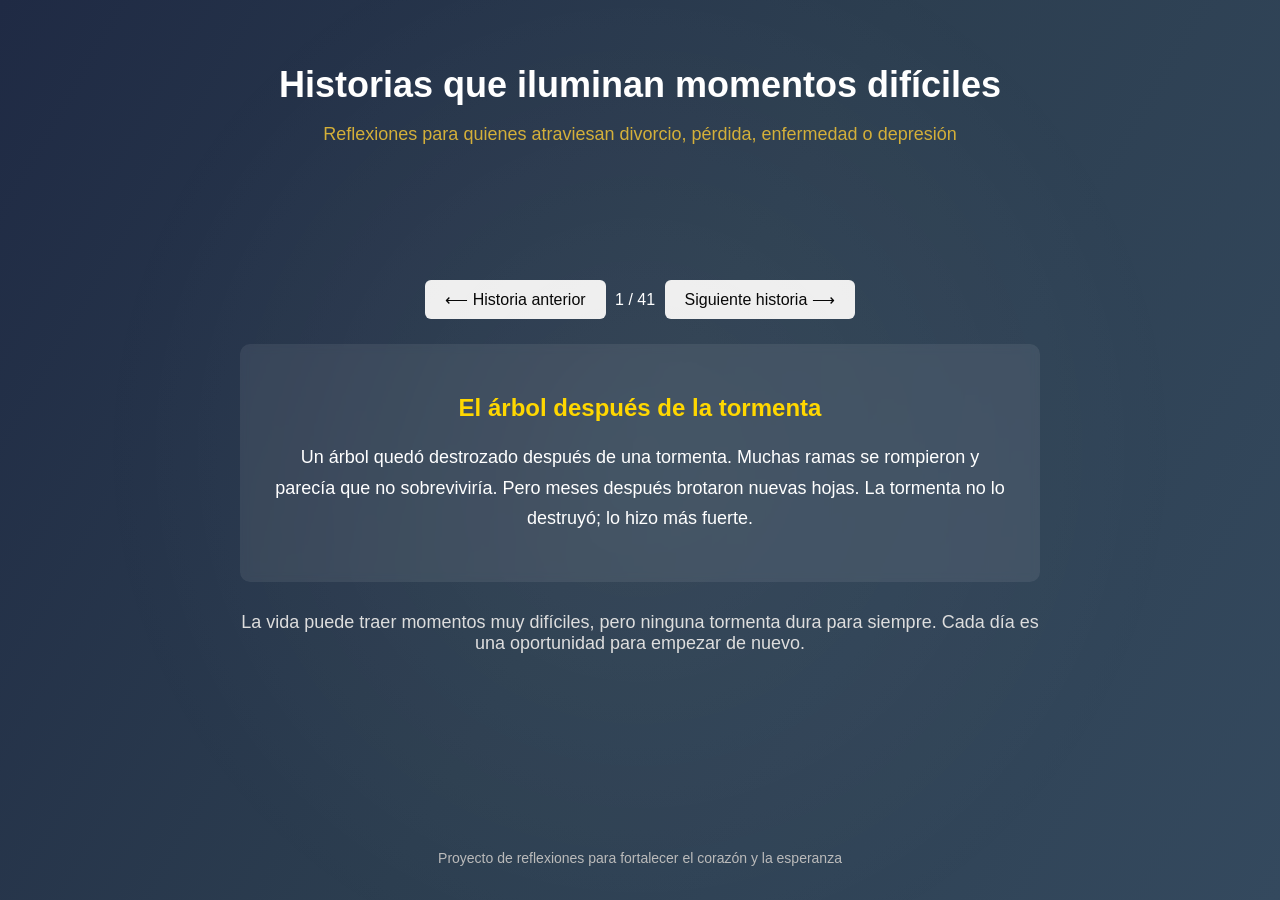
<file: Historias de Esperanza.html>
<!DOCTYPE html>
<html lang="es">
<head>
<meta charset="UTF-8">
<meta name="viewport" content="width=device-width, initial-scale=1.0">
<title>Historias de Esperanza</title>
<link rel="stylesheet" href="styles.css">
</head>
<body>

<div class="overlay"></div>

<header>
<h1>Historias que iluminan momentos difíciles</h1>
<p class="sub">Reflexiones para quienes atraviesan divorcio, pérdida, enfermedad o depresión</p>
</header>

<main class="container">

<div class="controls">
<button onclick="prevStory()">⟵ Historia anterior</button>
<span id="counter"></span>
<button onclick="nextStory()">Siguiente historia ⟶</button>
</div>

<div class="story-card">
<h2 id="title"></h2>
<p id="story"></p>
</div>

<div class="message">
<p>
La vida puede traer momentos muy difíciles, pero ninguna tormenta dura para siempre.
Cada día es una oportunidad para empezar de nuevo.
</p>
</div>

</main>

<footer>
<p>Proyecto de reflexiones para fortalecer el corazón y la esperanza</p>
</footer>

<script src="script.js"></script>

</body>
</html>
</file>
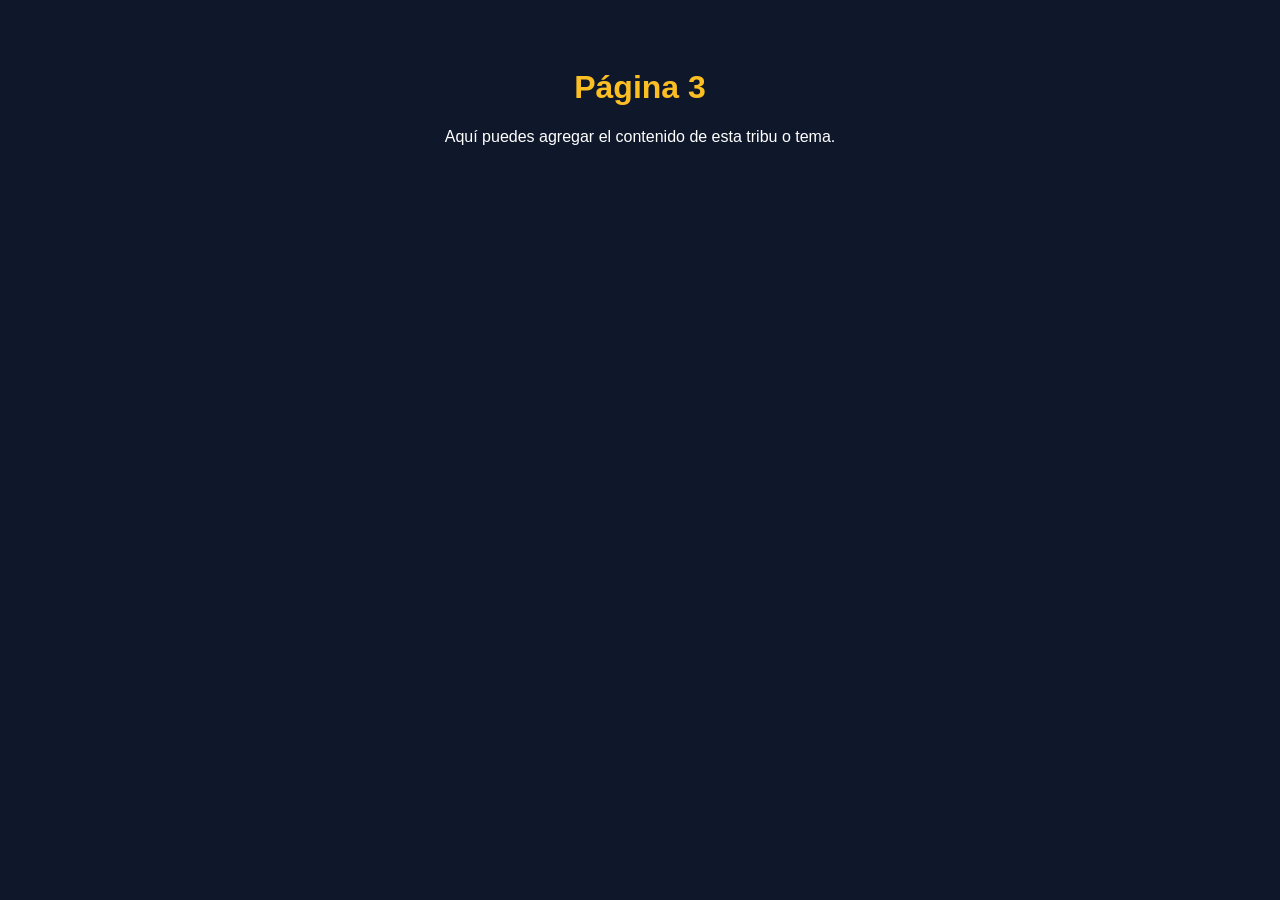
<file: pagina3.html>
<!DOCTYPE html>
<html lang="es">
<head>
<meta charset="UTF-8">
<meta name="viewport" content="width=device-width, initial-scale=1.0">
<title>Página 3</title>
<style>
body{font-family:Arial;background:#0f172a;color:white;text-align:center;padding:40px}
h1{color:#fbbf24}
</style>
</head>
<body>

<h1>Página 3</h1>
<p>Aquí puedes agregar el contenido de esta tribu o tema.</p>

</body>
</html>
</file>
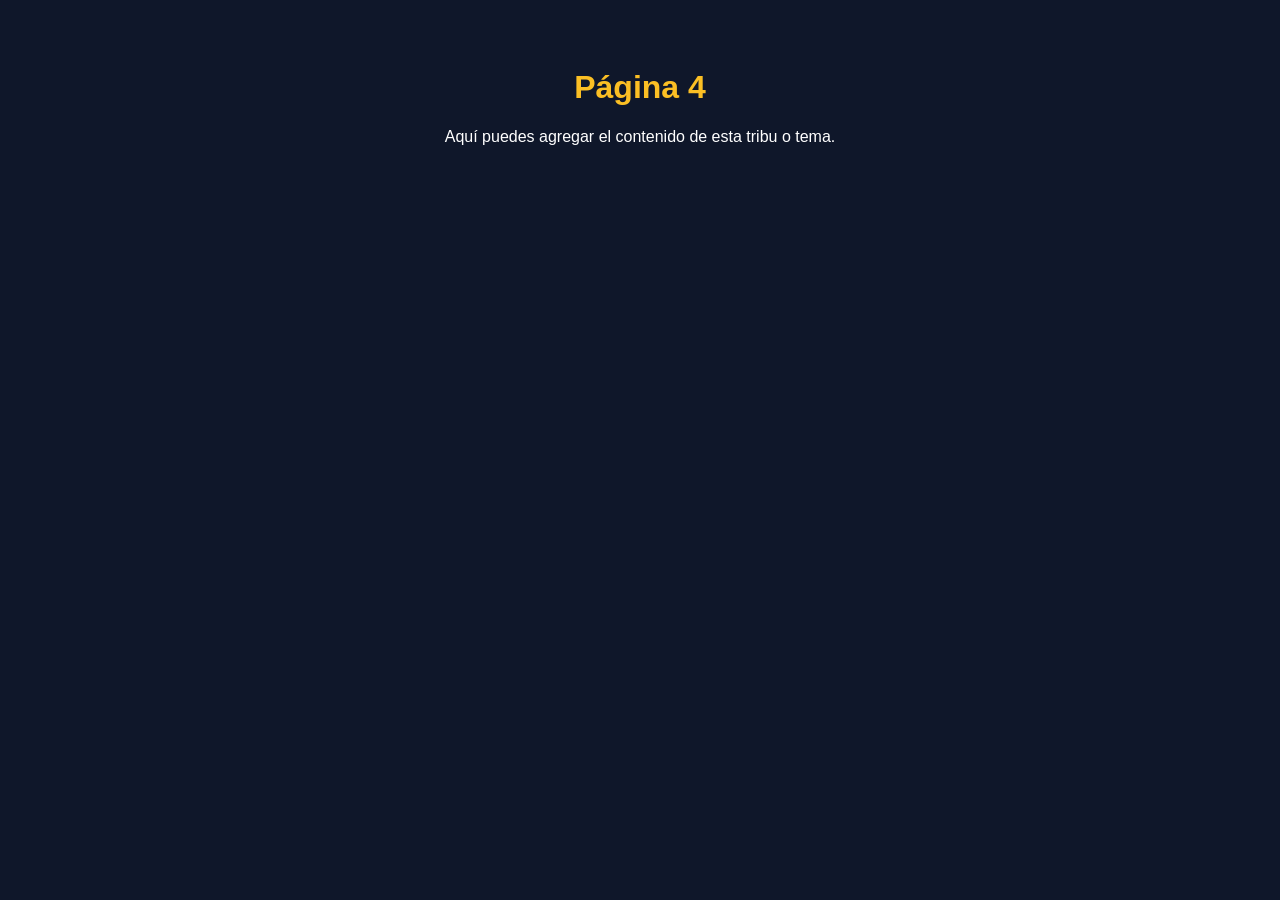
<file: pagina4.html>
<!DOCTYPE html>
<html lang="es">
<head>
<meta charset="UTF-8">
<meta name="viewport" content="width=device-width, initial-scale=1.0">
<title>Página 4</title>
<style>
body{font-family:Arial;background:#0f172a;color:white;text-align:center;padding:40px}
h1{color:#fbbf24}
</style>
</head>
<body>

<h1>Página 4</h1>
<p>Aquí puedes agregar el contenido de esta tribu o tema.</p>

</body>
</html>
</file>
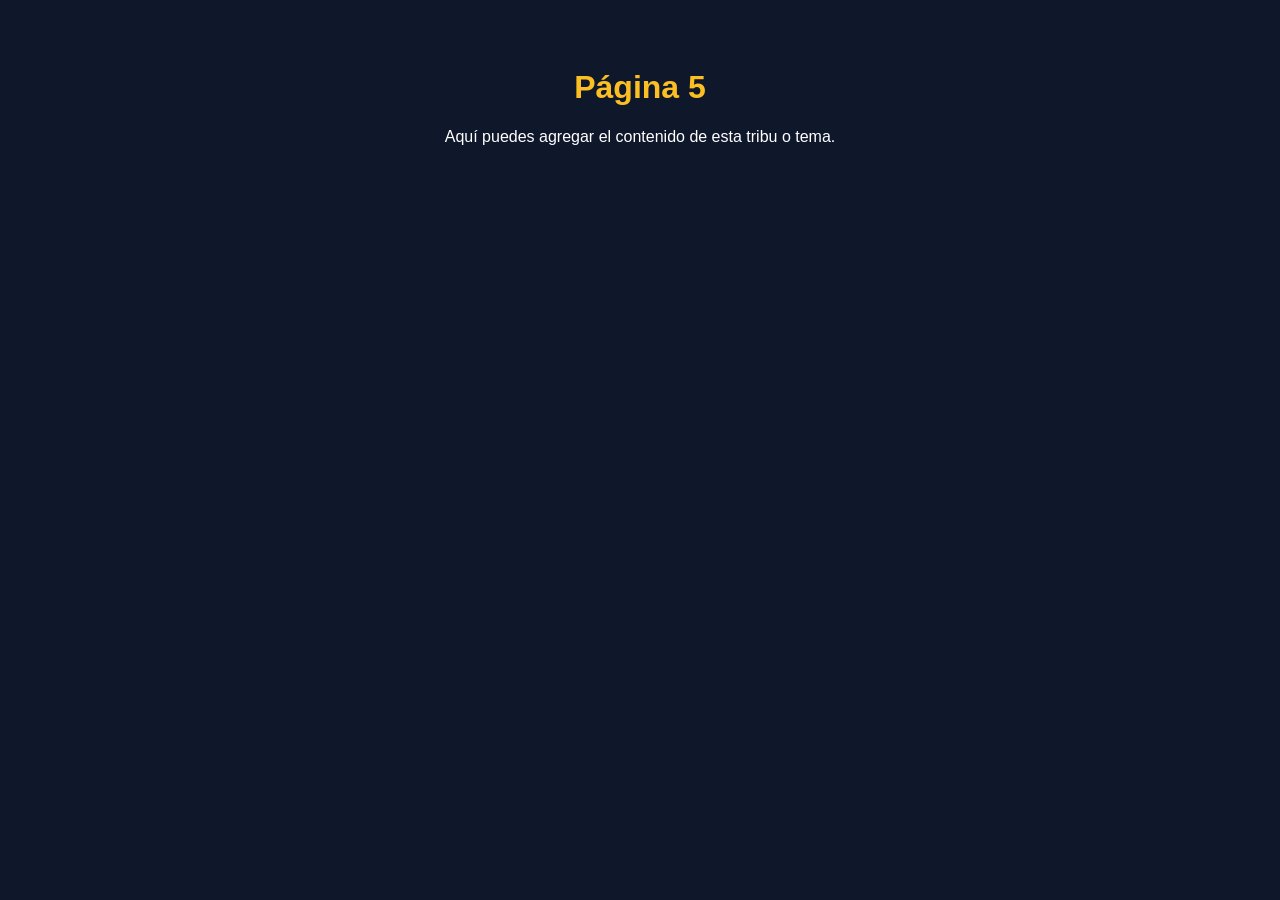
<file: pagina5.html>
<!DOCTYPE html>
<html lang="es">
<head>
<meta charset="UTF-8">
<meta name="viewport" content="width=device-width, initial-scale=1.0">
<title>Página 5</title>
<style>
body{font-family:Arial;background:#0f172a;color:white;text-align:center;padding:40px}
h1{color:#fbbf24}
</style>
</head>
<body>

<h1>Página 5</h1>
<p>Aquí puedes agregar el contenido de esta tribu o tema.</p>

</body>
</html>
</file>
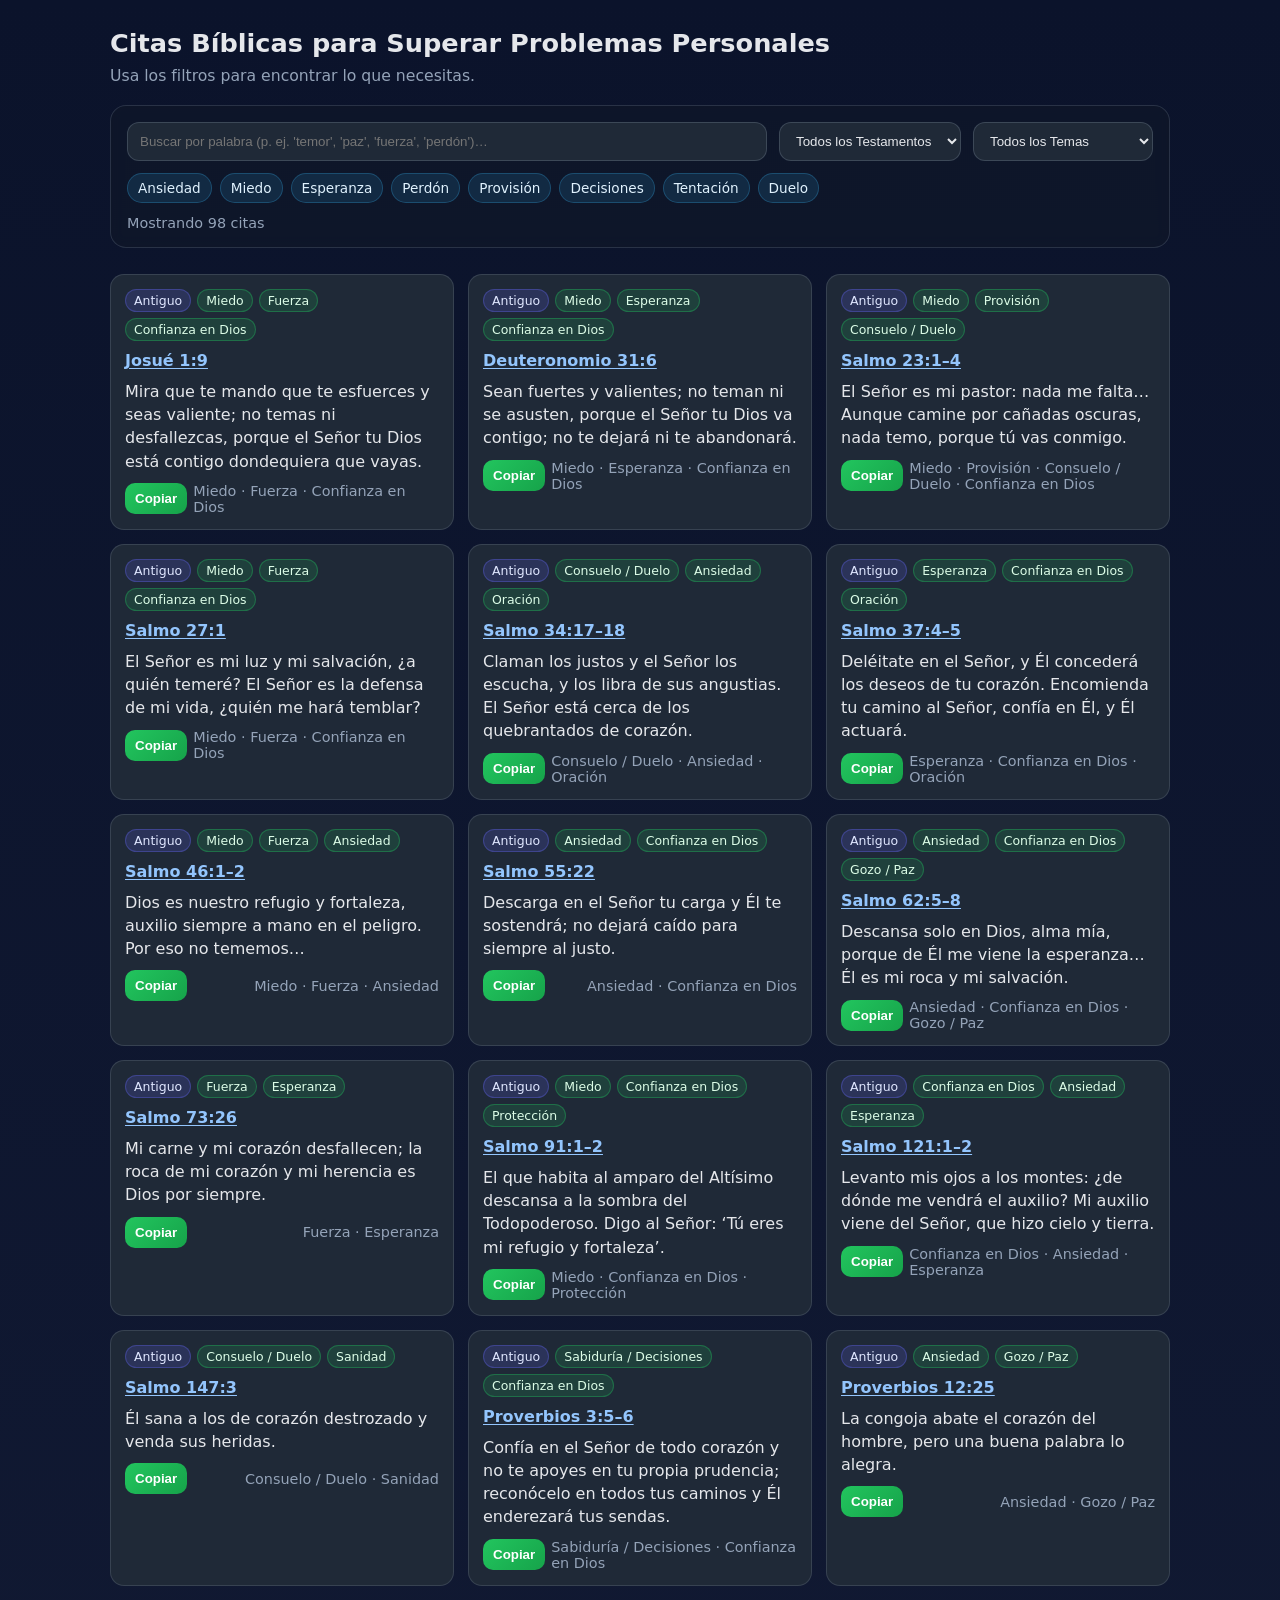
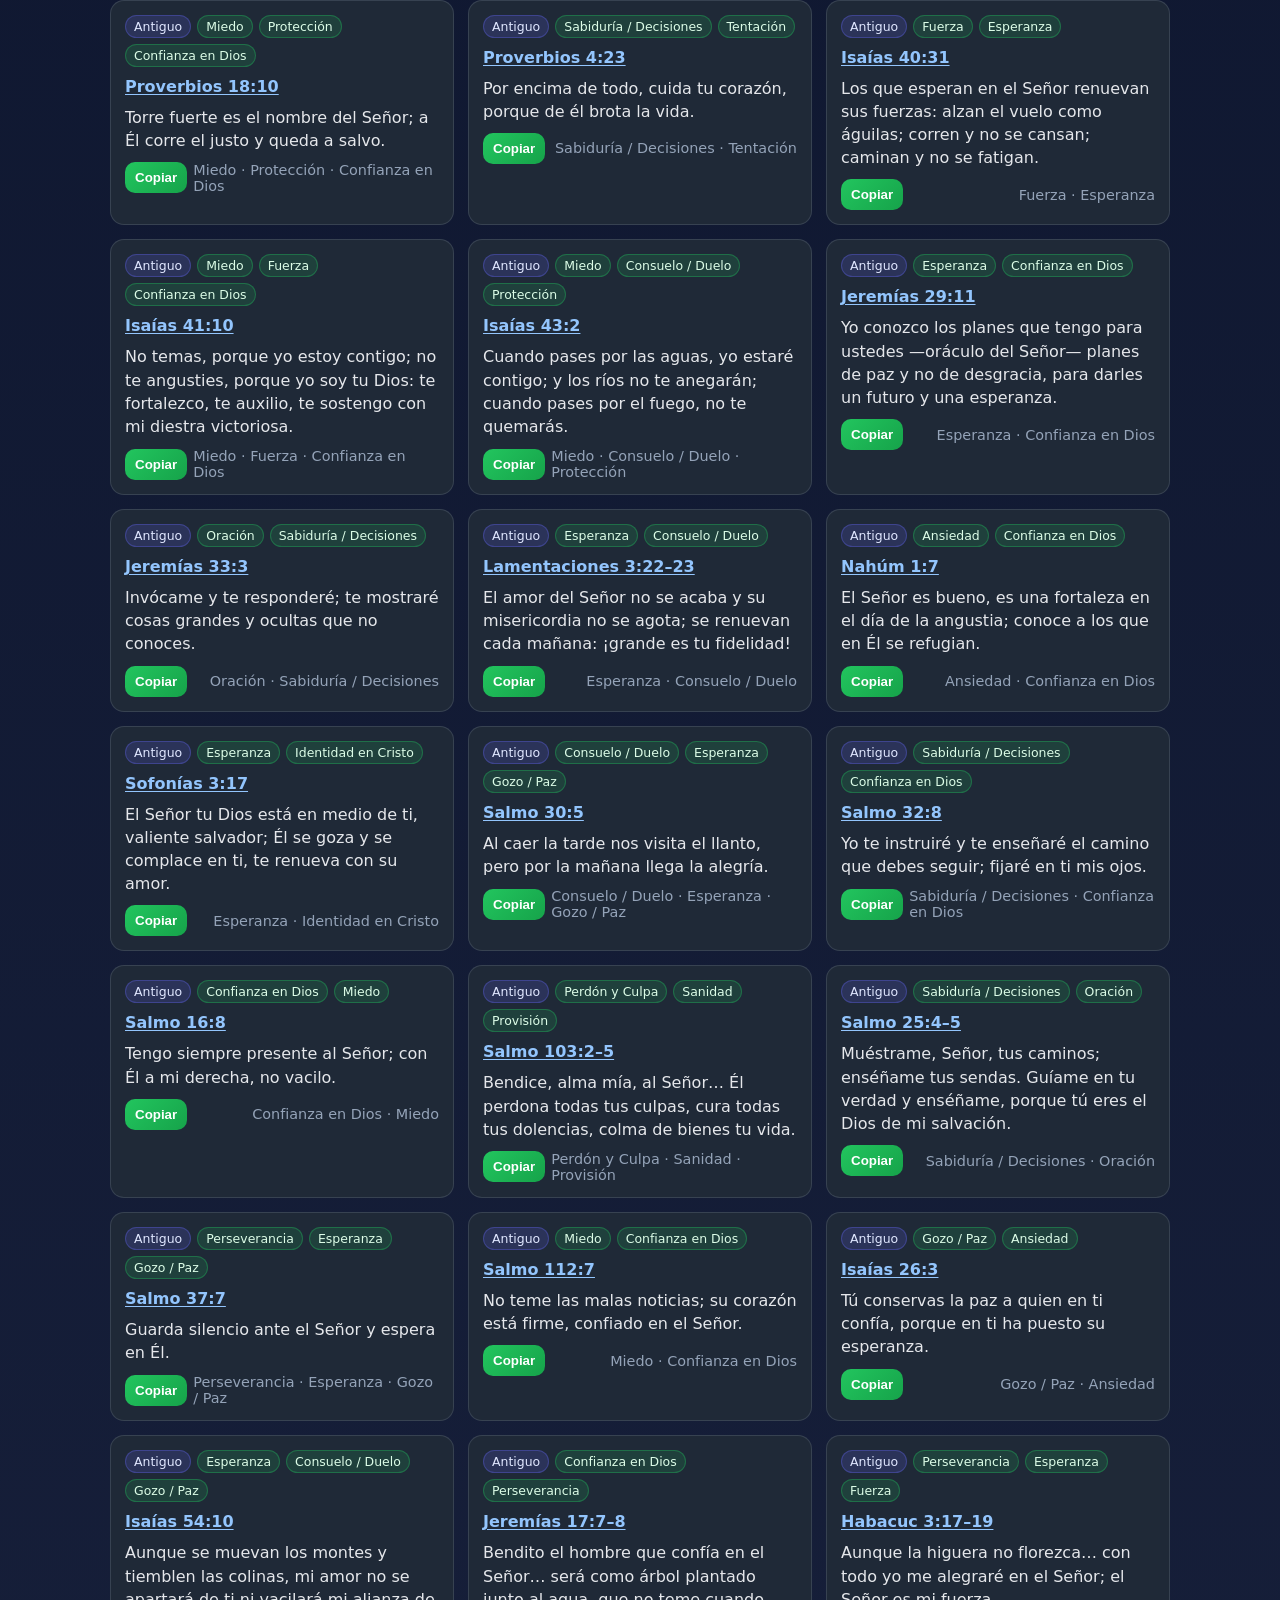
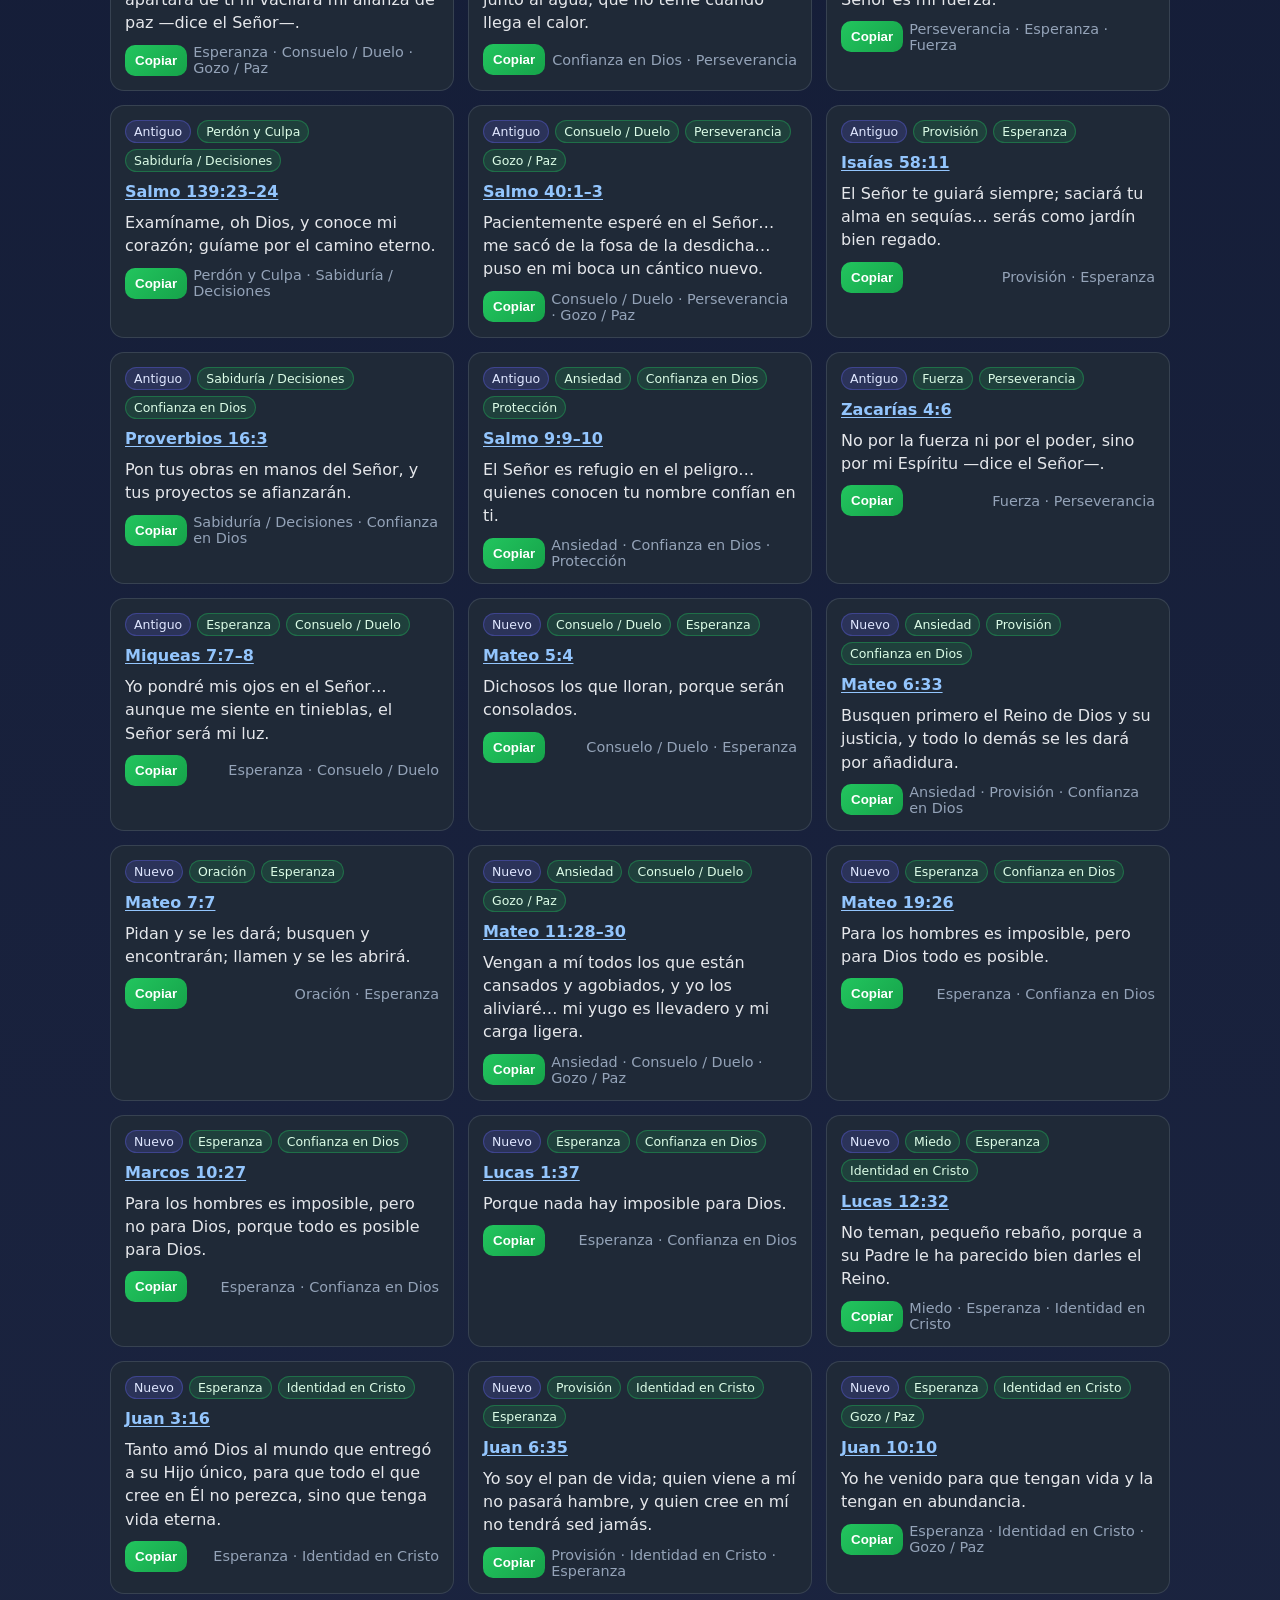
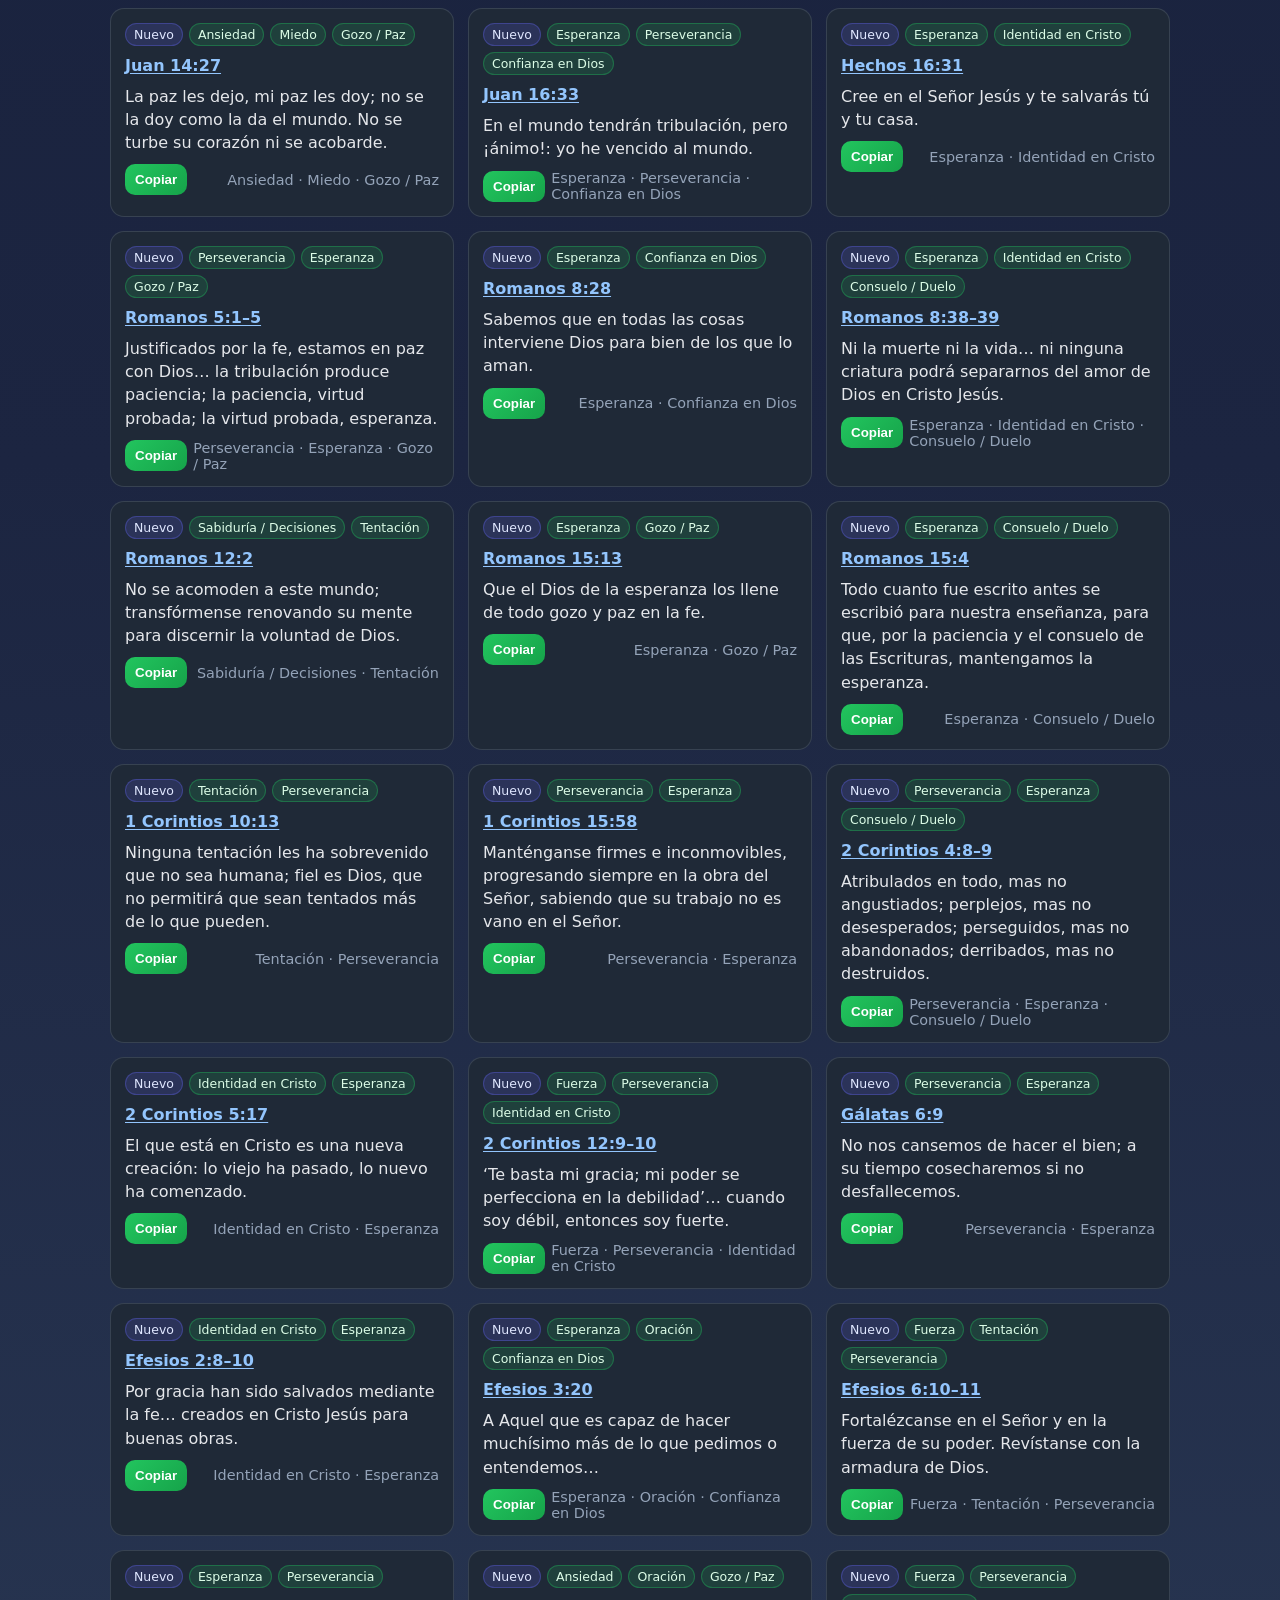
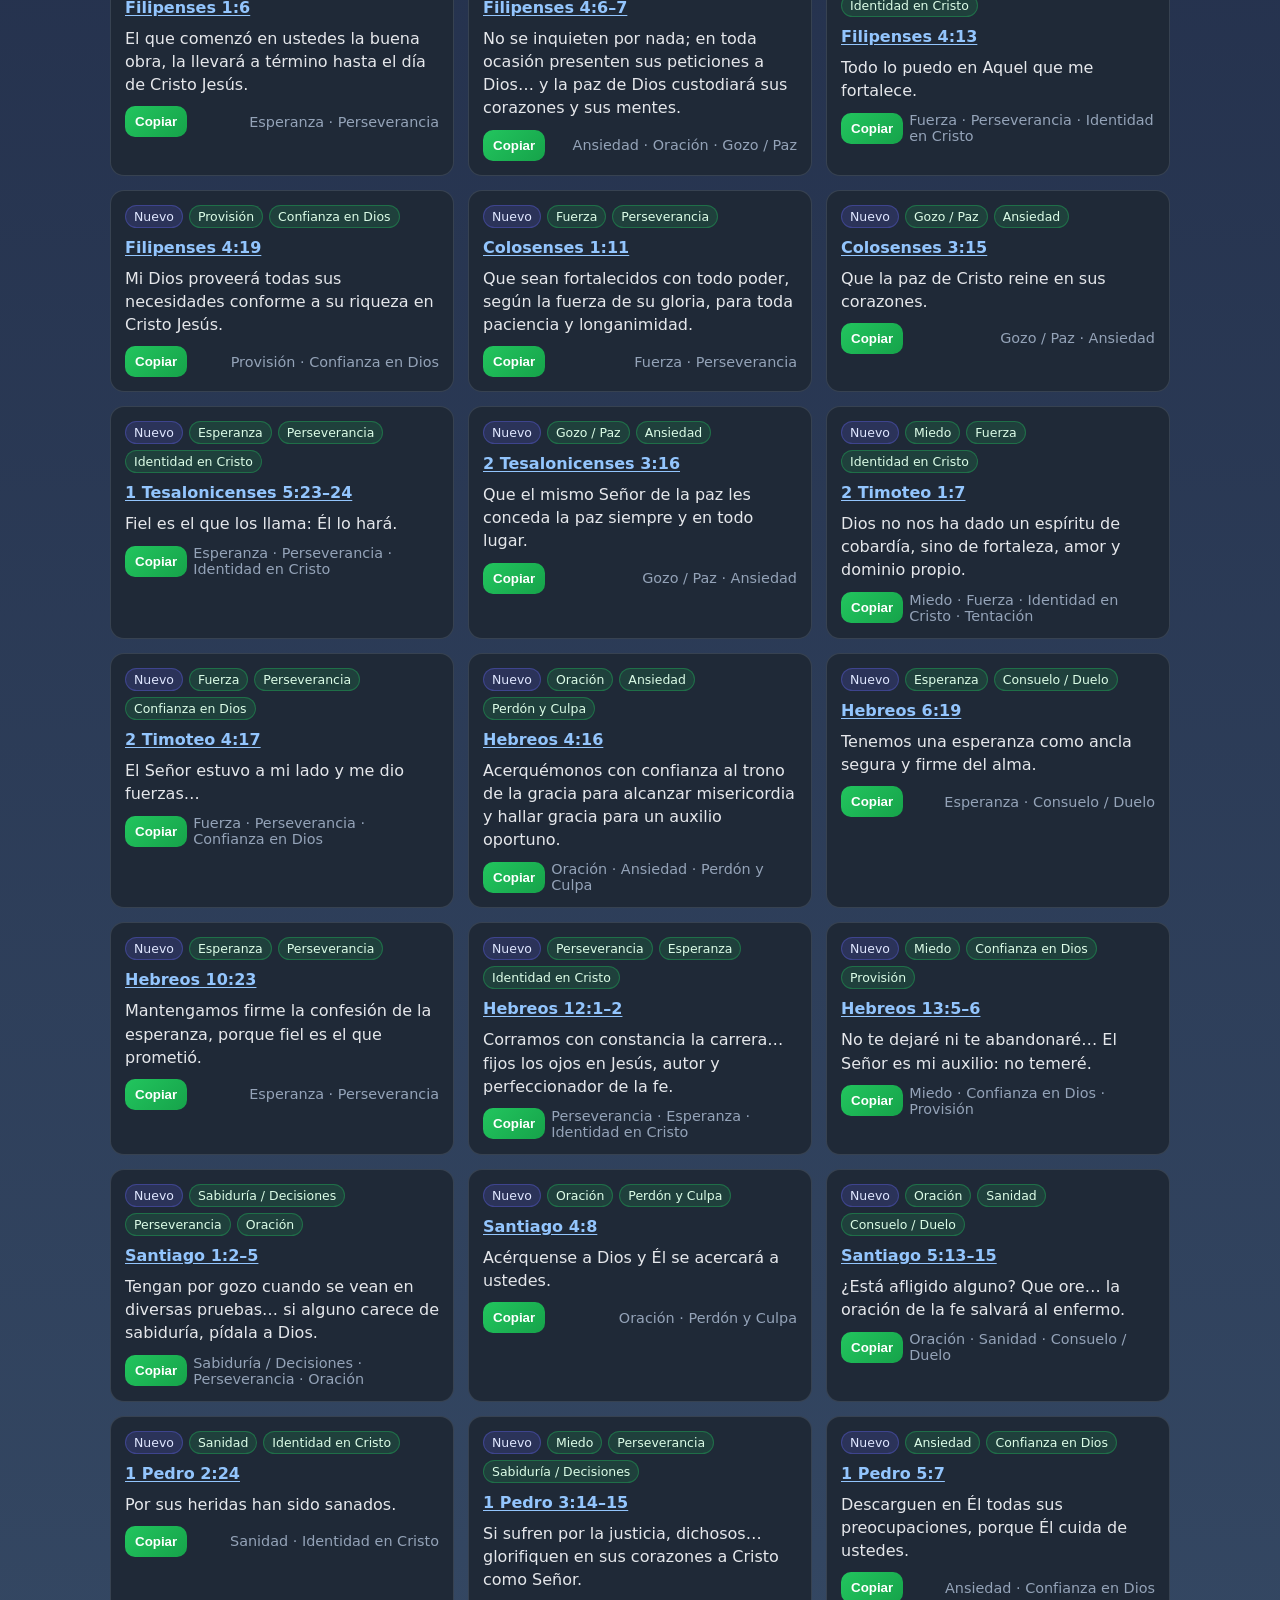
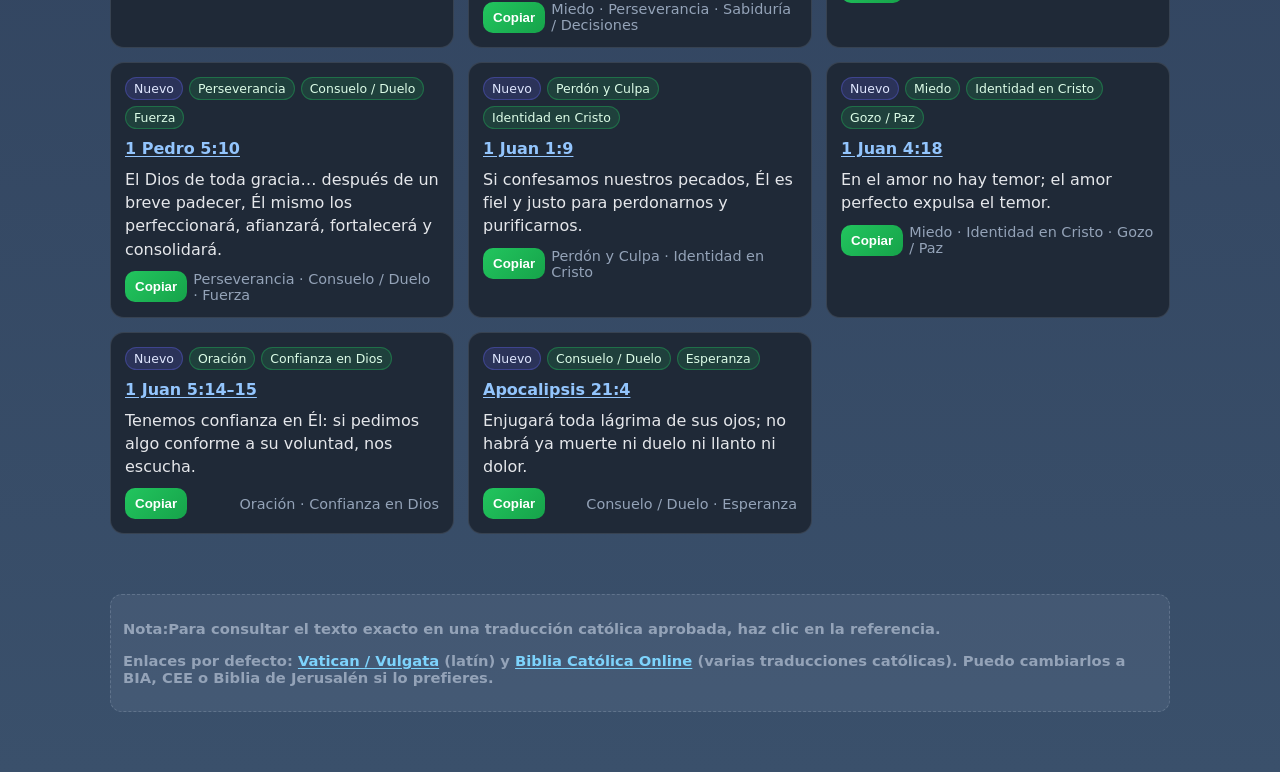
<file: Superar Problemas Personales.html>
<!DOCTYPE html>
<html lang="es">
<head>
  <meta charset="UTF-8" />
  <meta name="viewport" content="width=device-width, initial-scale=1.0"/>
  <title>Citas Bíblicas para Superar Problemas Personales</title>
  <style>
    :root{
      --bg:#0f172a; --panel:#111827; --card:#1f2937;
      --muted:#94a3b8; --text:#e5e7eb; --accent:#22c55e; --accent-2:#38bdf8;
    }
    *{box-sizing:border-box}
    body{margin:0; font-family:system-ui,-apple-system,Segoe UI,Roboto,Ubuntu,'Helvetica Neue',Arial;
      background:linear-gradient(180deg,#0b132b 0%,#1c2541 60%,#3a506b 100%); color:var(--text);}
    header{padding:28px 20px 10px; max-width:1100px; margin:0 auto;}
    h1{margin:0 0 8px; font-size:clamp(1.4rem, 2vw, 2rem);}
    .subtitle{color:var(--muted); margin:0 0 20px; font-size:0.98rem}
    .panel{background:rgba(17,24,39,.7); backdrop-filter:saturate(1.2) blur(6px);
      border:1px solid rgba(148,163,184,.2); border-radius:16px; padding:16px; display:grid; gap:12px;}
    .row{display:flex; gap:12px; flex-wrap:wrap}
    input, select{background:var(--card); border:1px solid rgba(148,163,184,.25);
      color:var(--text); padding:10px 12px; border-radius:12px; outline:none;}
    input:focus, select:focus{border-color:var(--accent-2); box-shadow:0 0 0 3px rgba(56,189,248,.2)}
    input.search{flex:1; min-width:240px}
    .chips{display:flex; gap:8px; flex-wrap:wrap}
    .chip{background:rgba(56,189,248,.12); border:1px solid rgba(56,189,248,.25);
      color:#e0f2fe; padding:6px 10px; border-radius:999px; cursor:pointer; font-size:0.85rem;}
    .chip.active{background:rgba(34,197,94,.18); border-color:rgba(34,197,94,.45); color:#dcfce7}
    main{max-width:1100px; margin:16px auto 60px; padding:0 20px}
    .grid{display:grid; grid-template-columns:repeat(auto-fill,minmax(280px,1fr)); gap:14px}
    .card{background:var(--card); border:1px solid rgba(148,163,184,.2); border-radius:14px;
      padding:14px; display:flex; flex-direction:column; gap:10px; min-height:180px;}
    .tags{display:flex; gap:6px; flex-wrap:wrap}
    .tag{background:rgba(34,197,94,.15); color:#dcfce7; border:1px solid rgba(34,197,94,.35);
      border-radius:999px; padding:3px 8px; font-size:.78rem;}
    .testamento{background:rgba(99,102,241,.18); color:#e0e7ff; border-color:rgba(99,102,241,.35)}
    .ref{font-weight:600; color:#e2e8f0}
    .ref a{color:#93c5fd; text-decoration:underline; text-underline-offset:2px}
    .texto{color:#e5e7eb; line-height:1.45}
    .acciones{display:flex; align-items:center; justify-content:space-between; gap:6px}
    .btn{background:linear-gradient(135deg, #22c55e, #16a34a); color:white; border:none;
      border-radius:10px; padding:8px 10px; cursor:pointer; font-weight:600;}
    .btn:hover{filter:brightness(1.05)}
    .count{color:var(--muted); font-size:.9rem}
    footer{max-width:1100px; margin:26px auto 60px; padding:0 20px; color:var(--muted); font-size:.92rem}
    .notice{background:rgba(148,163,184,.12); border:1px dashed rgba(148,163,184,.35);
      padding:10px 12px; border-radius:12px}
    .link{color:#7dd3fc; text-decoration:underline; text-underline-offset:2px}
  </style>
</head>
<body>
  <header>
    <h1>Citas Bíblicas para Superar Problemas Personales</h1>
    <p class="subtitle">
      Usa los filtros para encontrar lo que necesitas.
    </p>
    <div class="panel">
      <div class="row">
        <input class="search" type="search" placeholder="Buscar por palabra (p. ej. 'temor', 'paz', 'fuerza', 'perdón')…">
        <select class="sel-testamento">
          <option value="">Todos los Testamentos</option>
          <option value="Antiguo">Antiguo Testamento</option>
          <option value="Nuevo">Nuevo Testamento</option>
        </select>
        <select class="sel-tema">
          <option value="">Todos los Temas</option>
          <option>Ansiedad</option>
          <option>Miedo</option>
          <option>Esperanza</option>
          <option>Fuerza</option>
          <option>Consuelo / Duelo</option>
          <option>Perdón y Culpa</option>
          <option>Provisión</option>
          <option>Sabiduría / Decisiones</option>
          <option>Tentación</option>
          <option>Soledad</option>
          <option>Sanidad</option>
          <option>Identidad en Cristo</option>
          <option>Confianza en Dios</option>
          <option>Oración</option>
          <option>Perseverancia</option>
          <option>Gozo / Paz</option>
        </select>
      </div>
      <div class="chips">
        <span class="chip" data-tema="Ansiedad">Ansiedad</span>
        <span class="chip" data-tema="Miedo">Miedo</span>
        <span class="chip" data-tema="Esperanza">Esperanza</span>
        <span class="chip" data-tema="Perdón y Culpa">Perdón</span>
        <span class="chip" data-tema="Provisión">Provisión</span>
        <span class="chip" data-tema="Sabiduría / Decisiones">Decisiones</span>
        <span class="chip" data-tema="Tentación">Tentación</span>
        <span class="chip" data-tema="Consuelo / Duelo">Duelo</span>
      </div>
      <div class="count">Mostrando <span class="num">0</span> citas</div>
    </div>
  </header>

  <main>
    <section class="grid" id="grid"></section>
  </main>

  <footer>
    <div class="notice">
      <p><strong>Nota:Para consultar el texto exacto en una traducción católica aprobada, haz clic en la referencia.</p>
      <p>Enlaces por defecto: <a class="link" href="https://www.vatican.va/archive/bible" target="_blank" rel="noopener">Vatican / Vulgata</a> (latín) y <a class="link" href="https://www.bibliacatolica.com.br/" target="_blank" rel="noopener">Biblia Católica Online</a> (varias traducciones católicas). Puedo cambiarlos a BIA, CEE o Biblia de Jerusalén si lo prefieres.</p>
    </div>
  </footer>

  <script>
    // Para enlaces: intenta abrir en Biblia Católica Online (o ajusta a tu sitio preferido)
    function urlCatolica(ref){
      // sitio genérico de consulta católica (no copia texto, solo enlaza)
      const q = encodeURIComponent(ref);
      return `https://www.bibliacatolica.com.br/busca/?q=${q}`;
    }

    // === Citas (>= 60) con formulación apta para católicos (sin “Jehová”) ===
    // ref, texto(adaptado), testamento, temas[]
    const CITAS = [
      // ===== ANTIGUO TESTAMENTO =====
      {ref:"Josué 1:9", texto:"Mira que te mando que te esfuerces y seas valiente; no temas ni desfallezcas, porque el Señor tu Dios está contigo dondequiera que vayas.", testamento:"Antiguo", temas:["Miedo","Fuerza","Confianza en Dios"]},
      {ref:"Deuteronomio 31:6", texto:"Sean fuertes y valientes; no teman ni se asusten, porque el Señor tu Dios va contigo; no te dejará ni te abandonará.", testamento:"Antiguo", temas:["Miedo","Esperanza","Confianza en Dios"]},
      {ref:"Salmo 23:1–4", texto:"El Señor es mi pastor: nada me falta… Aunque camine por cañadas oscuras, nada temo, porque tú vas conmigo.", testamento:"Antiguo", temas:["Miedo","Provisión","Consuelo / Duelo","Confianza en Dios"]},
      {ref:"Salmo 27:1", texto:"El Señor es mi luz y mi salvación, ¿a quién temeré? El Señor es la defensa de mi vida, ¿quién me hará temblar?", testamento:"Antiguo", temas:["Miedo","Fuerza","Confianza en Dios"]},
      {ref:"Salmo 34:17–18", texto:"Claman los justos y el Señor los escucha, y los libra de sus angustias. El Señor está cerca de los quebrantados de corazón.", testamento:"Antiguo", temas:["Consuelo / Duelo","Ansiedad","Oración"]},
      {ref:"Salmo 37:4–5", texto:"Deléitate en el Señor, y Él concederá los deseos de tu corazón. Encomienda tu camino al Señor, confía en Él, y Él actuará.", testamento:"Antiguo", temas:["Esperanza","Confianza en Dios","Oración"]},
      {ref:"Salmo 46:1–2", texto:"Dios es nuestro refugio y fortaleza, auxilio siempre a mano en el peligro. Por eso no tememos…", testamento:"Antiguo", temas:["Miedo","Fuerza","Ansiedad"]},
      {ref:"Salmo 55:22", texto:"Descarga en el Señor tu carga y Él te sostendrá; no dejará caído para siempre al justo.", testamento:"Antiguo", temas:["Ansiedad","Confianza en Dios"]},
      {ref:"Salmo 62:5–8", texto:"Descansa solo en Dios, alma mía, porque de Él me viene la esperanza… Él es mi roca y mi salvación.", testamento:"Antiguo", temas:["Ansiedad","Confianza en Dios","Gozo / Paz"]},
      {ref:"Salmo 73:26", texto:"Mi carne y mi corazón desfallecen; la roca de mi corazón y mi herencia es Dios por siempre.", testamento:"Antiguo", temas:["Fuerza","Esperanza"]},
      {ref:"Salmo 91:1–2", texto:"El que habita al amparo del Altísimo descansa a la sombra del Todopoderoso. Digo al Señor: ‘Tú eres mi refugio y fortaleza’.", testamento:"Antiguo", temas:["Miedo","Confianza en Dios","Protección"]},
      {ref:"Salmo 121:1–2", texto:"Levanto mis ojos a los montes: ¿de dónde me vendrá el auxilio? Mi auxilio viene del Señor, que hizo cielo y tierra.", testamento:"Antiguo", temas:["Confianza en Dios","Ansiedad","Esperanza"]},
      {ref:"Salmo 147:3", texto:"Él sana a los de corazón destrozado y venda sus heridas.", testamento:"Antiguo", temas:["Consuelo / Duelo","Sanidad"]},
      {ref:"Proverbios 3:5–6", texto:"Confía en el Señor de todo corazón y no te apoyes en tu propia prudencia; reconócelo en todos tus caminos y Él enderezará tus sendas.", testamento:"Antiguo", temas:["Sabiduría / Decisiones","Confianza en Dios"]},
      {ref:"Proverbios 12:25", texto:"La congoja abate el corazón del hombre, pero una buena palabra lo alegra.", testamento:"Antiguo", temas:["Ansiedad","Gozo / Paz"]},
      {ref:"Proverbios 18:10", texto:"Torre fuerte es el nombre del Señor; a Él corre el justo y queda a salvo.", testamento:"Antiguo", temas:["Miedo","Protección","Confianza en Dios"]},
      {ref:"Proverbios 4:23", texto:"Por encima de todo, cuida tu corazón, porque de él brota la vida.", testamento:"Antiguo", temas:["Sabiduría / Decisiones","Tentación"]},
      {ref:"Isaías 40:31", texto:"Los que esperan en el Señor renuevan sus fuerzas: alzan el vuelo como águilas; corren y no se cansan; caminan y no se fatigan.", testamento:"Antiguo", temas:["Fuerza","Esperanza"]},
      {ref:"Isaías 41:10", texto:"No temas, porque yo estoy contigo; no te angusties, porque yo soy tu Dios: te fortalezco, te auxilio, te sostengo con mi diestra victoriosa.", testamento:"Antiguo", temas:["Miedo","Fuerza","Confianza en Dios"]},
      {ref:"Isaías 43:2", texto:"Cuando pases por las aguas, yo estaré contigo; y los ríos no te anegarán; cuando pases por el fuego, no te quemarás.", testamento:"Antiguo", temas:["Miedo","Consuelo / Duelo","Protección"]},
      {ref:"Jeremías 29:11", texto:"Yo conozco los planes que tengo para ustedes —oráculo del Señor— planes de paz y no de desgracia, para darles un futuro y una esperanza.", testamento:"Antiguo", temas:["Esperanza","Confianza en Dios"]},
      {ref:"Jeremías 33:3", texto:"Invócame y te responderé; te mostraré cosas grandes y ocultas que no conoces.", testamento:"Antiguo", temas:["Oración","Sabiduría / Decisiones"]},
      {ref:"Lamentaciones 3:22–23", texto:"El amor del Señor no se acaba y su misericordia no se agota; se renuevan cada mañana: ¡grande es tu fidelidad!", testamento:"Antiguo", temas:["Esperanza","Consuelo / Duelo"]},
      {ref:"Nahúm 1:7", texto:"El Señor es bueno, es una fortaleza en el día de la angustia; conoce a los que en Él se refugian.", testamento:"Antiguo", temas:["Ansiedad","Confianza en Dios"]},
      {ref:"Sofonías 3:17", texto:"El Señor tu Dios está en medio de ti, valiente salvador; Él se goza y se complace en ti, te renueva con su amor.", testamento:"Antiguo", temas:["Esperanza","Identidad en Cristo"]},
      {ref:"Salmo 30:5", texto:"Al caer la tarde nos visita el llanto, pero por la mañana llega la alegría.", testamento:"Antiguo", temas:["Consuelo / Duelo","Esperanza","Gozo / Paz"]},
      {ref:"Salmo 32:8", texto:"Yo te instruiré y te enseñaré el camino que debes seguir; fijaré en ti mis ojos.", testamento:"Antiguo", temas:["Sabiduría / Decisiones","Confianza en Dios"]},
      {ref:"Salmo 16:8", texto:"Tengo siempre presente al Señor; con Él a mi derecha, no vacilo.", testamento:"Antiguo", temas:["Confianza en Dios","Miedo"]},
      {ref:"Salmo 103:2–5", texto:"Bendice, alma mía, al Señor… Él perdona todas tus culpas, cura todas tus dolencias, colma de bienes tu vida.", testamento:"Antiguo", temas:["Perdón y Culpa","Sanidad","Provisión"]},
      {ref:"Salmo 25:4–5", texto:"Muéstrame, Señor, tus caminos; enséñame tus sendas. Guíame en tu verdad y enséñame, porque tú eres el Dios de mi salvación.", testamento:"Antiguo", temas:["Sabiduría / Decisiones","Oración"]},
      {ref:"Salmo 37:7", texto:"Guarda silencio ante el Señor y espera en Él.", testamento:"Antiguo", temas:["Perseverancia","Esperanza","Gozo / Paz"]},
      {ref:"Salmo 112:7", texto:"No teme las malas noticias; su corazón está firme, confiado en el Señor.", testamento:"Antiguo", temas:["Miedo","Confianza en Dios"]},
      {ref:"Isaías 26:3", texto:"Tú conservas la paz a quien en ti confía, porque en ti ha puesto su esperanza.", testamento:"Antiguo", temas:["Gozo / Paz","Ansiedad"]},
      {ref:"Isaías 54:10", texto:"Aunque se muevan los montes y tiemblen las colinas, mi amor no se apartará de ti ni vacilará mi alianza de paz —dice el Señor—.", testamento:"Antiguo", temas:["Esperanza","Consuelo / Duelo","Gozo / Paz"]},
      {ref:"Jeremías 17:7–8", texto:"Bendito el hombre que confía en el Señor… será como árbol plantado junto al agua, que no teme cuando llega el calor.", testamento:"Antiguo", temas:["Confianza en Dios","Perseverancia"]},
      {ref:"Habacuc 3:17–19", texto:"Aunque la higuera no florezca… con todo yo me alegraré en el Señor; el Señor es mi fuerza.", testamento:"Antiguo", temas:["Perseverancia","Esperanza","Fuerza"]},
      {ref:"Salmo 139:23–24", texto:"Examíname, oh Dios, y conoce mi corazón; guíame por el camino eterno.", testamento:"Antiguo", temas:["Perdón y Culpa","Sabiduría / Decisiones"]},
      {ref:"Salmo 40:1–3", texto:"Pacientemente esperé en el Señor… me sacó de la fosa de la desdicha… puso en mi boca un cántico nuevo.", testamento:"Antiguo", temas:["Consuelo / Duelo","Perseverancia","Gozo / Paz"]},
      {ref:"Isaías 58:11", texto:"El Señor te guiará siempre; saciará tu alma en sequías… serás como jardín bien regado.", testamento:"Antiguo", temas:["Provisión","Esperanza"]},
      {ref:"Proverbios 16:3", texto:"Pon tus obras en manos del Señor, y tus proyectos se afianzarán.", testamento:"Antiguo", temas:["Sabiduría / Decisiones","Confianza en Dios"]},
      {ref:"Salmo 9:9–10", texto:"El Señor es refugio en el peligro… quienes conocen tu nombre confían en ti.", testamento:"Antiguo", temas:["Ansiedad","Confianza en Dios","Protección"]},
      {ref:"Zacarías 4:6", texto:"No por la fuerza ni por el poder, sino por mi Espíritu —dice el Señor—.", testamento:"Antiguo", temas:["Fuerza","Perseverancia"]},
      {ref:"Miqueas 7:7–8", texto:"Yo pondré mis ojos en el Señor… aunque me siente en tinieblas, el Señor será mi luz.", testamento:"Antiguo", temas:["Esperanza","Consuelo / Duelo"]},

      // ===== NUEVO TESTAMENTO =====
      {ref:"Mateo 5:4", texto:"Dichosos los que lloran, porque serán consolados.", testamento:"Nuevo", temas:["Consuelo / Duelo","Esperanza"]},
      {ref:"Mateo 6:33", texto:"Busquen primero el Reino de Dios y su justicia, y todo lo demás se les dará por añadidura.", testamento:"Nuevo", temas:["Ansiedad","Provisión","Confianza en Dios"]},
      {ref:"Mateo 7:7", texto:"Pidan y se les dará; busquen y encontrarán; llamen y se les abrirá.", testamento:"Nuevo", temas:["Oración","Esperanza"]},
      {ref:"Mateo 11:28–30", texto:"Vengan a mí todos los que están cansados y agobiados, y yo los aliviaré… mi yugo es llevadero y mi carga ligera.", testamento:"Nuevo", temas:["Ansiedad","Consuelo / Duelo","Gozo / Paz"]},
      {ref:"Mateo 19:26", texto:"Para los hombres es imposible, pero para Dios todo es posible.", testamento:"Nuevo", temas:["Esperanza","Confianza en Dios"]},
      {ref:"Marcos 10:27", texto:"Para los hombres es imposible, pero no para Dios, porque todo es posible para Dios.", testamento:"Nuevo", temas:["Esperanza","Confianza en Dios"]},
      {ref:"Lucas 1:37", texto:"Porque nada hay imposible para Dios.", testamento:"Nuevo", temas:["Esperanza","Confianza en Dios"]},
      {ref:"Lucas 12:32", texto:"No teman, pequeño rebaño, porque a su Padre le ha parecido bien darles el Reino.", testamento:"Nuevo", temas:["Miedo","Esperanza","Identidad en Cristo"]},
      {ref:"Juan 3:16", texto:"Tanto amó Dios al mundo que entregó a su Hijo único, para que todo el que cree en Él no perezca, sino que tenga vida eterna.", testamento:"Nuevo", temas:["Esperanza","Identidad en Cristo"]},
      {ref:"Juan 6:35", texto:"Yo soy el pan de vida; quien viene a mí no pasará hambre, y quien cree en mí no tendrá sed jamás.", testamento:"Nuevo", temas:["Provisión","Identidad en Cristo","Esperanza"]},
      {ref:"Juan 10:10", texto:"Yo he venido para que tengan vida y la tengan en abundancia.", testamento:"Nuevo", temas:["Esperanza","Identidad en Cristo","Gozo / Paz"]},
      {ref:"Juan 14:27", texto:"La paz les dejo, mi paz les doy; no se la doy como la da el mundo. No se turbe su corazón ni se acobarde.", testamento:"Nuevo", temas:["Ansiedad","Miedo","Gozo / Paz"]},
      {ref:"Juan 16:33", texto:"En el mundo tendrán tribulación, pero ¡ánimo!: yo he vencido al mundo.", testamento:"Nuevo", temas:["Esperanza","Perseverancia","Confianza en Dios"]},
      {ref:"Hechos 16:31", texto:"Cree en el Señor Jesús y te salvarás tú y tu casa.", testamento:"Nuevo", temas:["Esperanza","Identidad en Cristo"]},
      {ref:"Romanos 5:1–5", texto:"Justificados por la fe, estamos en paz con Dios… la tribulación produce paciencia; la paciencia, virtud probada; la virtud probada, esperanza.", testamento:"Nuevo", temas:["Perseverancia","Esperanza","Gozo / Paz"]},
      {ref:"Romanos 8:28", texto:"Sabemos que en todas las cosas interviene Dios para bien de los que lo aman.", testamento:"Nuevo", temas:["Esperanza","Confianza en Dios"]},
      {ref:"Romanos 8:38–39", texto:"Ni la muerte ni la vida… ni ninguna criatura podrá separarnos del amor de Dios en Cristo Jesús.", testamento:"Nuevo", temas:["Esperanza","Identidad en Cristo","Consuelo / Duelo"]},
      {ref:"Romanos 12:2", texto:"No se acomoden a este mundo; transfórmense renovando su mente para discernir la voluntad de Dios.", testamento:"Nuevo", temas:["Sabiduría / Decisiones","Tentación"]},
      {ref:"Romanos 15:13", texto:"Que el Dios de la esperanza los llene de todo gozo y paz en la fe.", testamento:"Nuevo", temas:["Esperanza","Gozo / Paz"]},
      {ref:"Romanos 15:4", texto:"Todo cuanto fue escrito antes se escribió para nuestra enseñanza, para que, por la paciencia y el consuelo de las Escrituras, mantengamos la esperanza.", testamento:"Nuevo", temas:["Esperanza","Consuelo / Duelo"]},
      {ref:"1 Corintios 10:13", texto:"Ninguna tentación les ha sobrevenido que no sea humana; fiel es Dios, que no permitirá que sean tentados más de lo que pueden.", testamento:"Nuevo", temas:["Tentación","Perseverancia"]},
      {ref:"1 Corintios 15:58", texto:"Manténganse firmes e inconmovibles, progresando siempre en la obra del Señor, sabiendo que su trabajo no es vano en el Señor.", testamento:"Nuevo", temas:["Perseverancia","Esperanza"]},
      {ref:"2 Corintios 4:8–9", texto:"Atribulados en todo, mas no angustiados; perplejos, mas no desesperados; perseguidos, mas no abandonados; derribados, mas no destruidos.", testamento:"Nuevo", temas:["Perseverancia","Esperanza","Consuelo / Duelo"]},
      {ref:"2 Corintios 5:17", texto:"El que está en Cristo es una nueva creación: lo viejo ha pasado, lo nuevo ha comenzado.", testamento:"Nuevo", temas:["Identidad en Cristo","Esperanza"]},
      {ref:"2 Corintios 12:9–10", texto:"‘Te basta mi gracia; mi poder se perfecciona en la debilidad’… cuando soy débil, entonces soy fuerte.", testamento:"Nuevo", temas:["Fuerza","Perseverancia","Identidad en Cristo"]},
      {ref:"Gálatas 6:9", texto:"No nos cansemos de hacer el bien; a su tiempo cosecharemos si no desfallecemos.", testamento:"Nuevo", temas:["Perseverancia","Esperanza"]},
      {ref:"Efesios 2:8–10", texto:"Por gracia han sido salvados mediante la fe… creados en Cristo Jesús para buenas obras.", testamento:"Nuevo", temas:["Identidad en Cristo","Esperanza"]},
      {ref:"Efesios 3:20", texto:"A Aquel que es capaz de hacer muchísimo más de lo que pedimos o entendemos…", testamento:"Nuevo", temas:["Esperanza","Oración","Confianza en Dios"]},
      {ref:"Efesios 6:10–11", texto:"Fortalézcanse en el Señor y en la fuerza de su poder. Revístanse con la armadura de Dios.", testamento:"Nuevo", temas:["Fuerza","Tentación","Perseverancia"]},
      {ref:"Filipenses 1:6", texto:"El que comenzó en ustedes la buena obra, la llevará a término hasta el día de Cristo Jesús.", testamento:"Nuevo", temas:["Esperanza","Perseverancia"]},
      {ref:"Filipenses 4:6–7", texto:"No se inquieten por nada; en toda ocasión presenten sus peticiones a Dios… y la paz de Dios custodiará sus corazones y sus mentes.", testamento:"Nuevo", temas:["Ansiedad","Oración","Gozo / Paz"]},
      {ref:"Filipenses 4:13", texto:"Todo lo puedo en Aquel que me fortalece.", testamento:"Nuevo", temas:["Fuerza","Perseverancia","Identidad en Cristo"]},
      {ref:"Filipenses 4:19", texto:"Mi Dios proveerá todas sus necesidades conforme a su riqueza en Cristo Jesús.", testamento:"Nuevo", temas:["Provisión","Confianza en Dios"]},
      {ref:"Colosenses 1:11", texto:"Que sean fortalecidos con todo poder, según la fuerza de su gloria, para toda paciencia y longanimidad.", testamento:"Nuevo", temas:["Fuerza","Perseverancia"]},
      {ref:"Colosenses 3:15", texto:"Que la paz de Cristo reine en sus corazones.", testamento:"Nuevo", temas:["Gozo / Paz","Ansiedad"]},
      {ref:"1 Tesalonicenses 5:23–24", texto:"Fiel es el que los llama: Él lo hará.", testamento:"Nuevo", temas:["Esperanza","Perseverancia","Identidad en Cristo"]},
      {ref:"2 Tesalonicenses 3:16", texto:"Que el mismo Señor de la paz les conceda la paz siempre y en todo lugar.", testamento:"Nuevo", temas:["Gozo / Paz","Ansiedad"]},
      {ref:"2 Timoteo 1:7", texto:"Dios no nos ha dado un espíritu de cobardía, sino de fortaleza, amor y dominio propio.", testamento:"Nuevo", temas:["Miedo","Fuerza","Identidad en Cristo","Tentación"]},
      {ref:"2 Timoteo 4:17", texto:"El Señor estuvo a mi lado y me dio fuerzas…", testamento:"Nuevo", temas:["Fuerza","Perseverancia","Confianza en Dios"]},
      {ref:"Hebreos 4:16", texto:"Acerquémonos con confianza al trono de la gracia para alcanzar misericordia y hallar gracia para un auxilio oportuno.", testamento:"Nuevo", temas:["Oración","Ansiedad","Perdón y Culpa"]},
      {ref:"Hebreos 6:19", texto:"Tenemos una esperanza como ancla segura y firme del alma.", testamento:"Nuevo", temas:["Esperanza","Consuelo / Duelo"]},
      {ref:"Hebreos 10:23", texto:"Mantengamos firme la confesión de la esperanza, porque fiel es el que prometió.", testamento:"Nuevo", temas:["Esperanza","Perseverancia"]},
      {ref:"Hebreos 12:1–2", texto:"Corramos con constancia la carrera… fijos los ojos en Jesús, autor y perfeccionador de la fe.", testamento:"Nuevo", temas:["Perseverancia","Esperanza","Identidad en Cristo"]},
      {ref:"Hebreos 13:5–6", texto:"No te dejaré ni te abandonaré… El Señor es mi auxilio: no temeré.", testamento:"Nuevo", temas:["Miedo","Confianza en Dios","Provisión"]},
      {ref:"Santiago 1:2–5", texto:"Tengan por gozo cuando se vean en diversas pruebas… si alguno carece de sabiduría, pídala a Dios.", testamento:"Nuevo", temas:["Sabiduría / Decisiones","Perseverancia","Oración"]},
      {ref:"Santiago 4:8", texto:"Acérquense a Dios y Él se acercará a ustedes.", testamento:"Nuevo", temas:["Oración","Perdón y Culpa"]},
      {ref:"Santiago 5:13–15", texto:"¿Está afligido alguno? Que ore… la oración de la fe salvará al enfermo.", testamento:"Nuevo", temas:["Oración","Sanidad","Consuelo / Duelo"]},
      {ref:"1 Pedro 2:24", texto:"Por sus heridas han sido sanados.", testamento:"Nuevo", temas:["Sanidad","Identidad en Cristo"]},
      {ref:"1 Pedro 3:14–15", texto:"Si sufren por la justicia, dichosos… glorifiquen en sus corazones a Cristo como Señor.", testamento:"Nuevo", temas:["Miedo","Perseverancia","Sabiduría / Decisiones"]},
      {ref:"1 Pedro 5:7", texto:"Descarguen en Él todas sus preocupaciones, porque Él cuida de ustedes.", testamento:"Nuevo", temas:["Ansiedad","Confianza en Dios"]},
      {ref:"1 Pedro 5:10", texto:"El Dios de toda gracia… después de un breve padecer, Él mismo los perfeccionará, afianzará, fortalecerá y consolidará.", testamento:"Nuevo", temas:["Perseverancia","Consuelo / Duelo","Fuerza"]},
      {ref:"1 Juan 1:9", texto:"Si confesamos nuestros pecados, Él es fiel y justo para perdonarnos y purificarnos.", testamento:"Nuevo", temas:["Perdón y Culpa","Identidad en Cristo"]},
      {ref:"1 Juan 4:18", texto:"En el amor no hay temor; el amor perfecto expulsa el temor.", testamento:"Nuevo", temas:["Miedo","Identidad en Cristo","Gozo / Paz"]},
      {ref:"1 Juan 5:14–15", texto:"Tenemos confianza en Él: si pedimos algo conforme a su voluntad, nos escucha.", testamento:"Nuevo", temas:["Oración","Confianza en Dios"]},
      {ref:"Apocalipsis 21:4", texto:"Enjugará toda lágrima de sus ojos; no habrá ya muerte ni duelo ni llanto ni dolor.", testamento:"Nuevo", temas:["Consuelo / Duelo","Esperanza"]}
    ];

    const grid = document.getElementById('grid');
    const search = document.querySelector('.search');
    const selTest = document.querySelector('.sel-testamento');
    const selTema = document.querySelector('.sel-tema');
    const num = document.querySelector('.num');
    const chips = document.querySelectorAll('.chip');

    function crearCard(c){
      const card = document.createElement('article');
      card.className = 'card';
      card.setAttribute('data-testamento', c.testamento);
      card.setAttribute('data-temas', c.temas.join(','));
      card.innerHTML = `
        <div class="tags">
          <span class="tag testamento">${c.testamento}</span>
          ${c.temas.slice(0,3).map(t=>`<span class="tag">${t}</span>`).join('')}
        </div>
        <div class="ref">
          <a href="${urlCatolica(c.ref)}" target="_blank" rel="noopener">${c.ref}</a>
        </div>
        <div class="texto">${c.texto}</div>
        <div class="acciones">
          <button class="btn btn-copiar">Copiar</button>
          <span class="count">${c.temas.join(' · ')}</span>
        </div>
      `;
      card.querySelector('.btn-copiar').addEventListener('click', async () => {
        const contenido = `${c.ref} — ${c.texto}`;
        try{
          await navigator.clipboard.writeText(contenido);
          const btn = card.querySelector('.btn-copiar');
          const prev = btn.textContent;
          btn.textContent = '¡Copiado!';
          setTimeout(()=>btn.textContent = prev, 1200);
        }catch(e){
          alert('No se pudo copiar. Copia manualmente:\n\n' + contenido);
        }
      });
      return card;
    }

    function filtrar(){
      const q = (search.value || '').toLowerCase().trim();
      const t = selTest.value;
      const tema = selTema.value;

      grid.innerHTML='';
      let visibles = 0;

      CITAS.forEach(c => {
        const coincideTexto = !q || (c.texto.toLowerCase().includes(q) || c.ref.toLowerCase().includes(q) || c.temas.join(' ').toLowerCase().includes(q));
        const coincideTest = !t || c.testamento === t;
        const coincideTema = !tema || c.temas.includes(tema);
        if (coincideTexto && coincideTest && coincideTema){
          grid.appendChild(crearCard(c));
          visibles++;
        }
      });

      num.textContent = visibles;
    }

    search.addEventListener('input', filtrar);
    selTest.addEventListener('change', filtrar);
    selTema.addEventListener('change', filtrar);
    chips.forEach(ch => {
      ch.addEventListener('click', () => {
        const tema = ch.getAttribute('data-tema');
        const active = ch.classList.toggle('active');
        chips.forEach(x => { if (x!==ch) x.classList.remove('active'); });
        selTema.value = active ? tema : '';
        filtrar();
      });
    });

    filtrar();
  </script>
</body>
</html>
</file>
<file: estilo.css>
body{
background:#0b1628;
color:white;
font-family:Arial, Helvetica, sans-serif;
margin:0;
padding:40px;
}

.contenido{
position:relative;
max-width:900px;
margin:auto;
}

.marca-agua{
position:absolute;
top:50%;
left:50%;
transform:translate(-50%,-50%);
width:500px;
opacity:0.08;
z-index:0;
pointer-events:none;
}

h1, ul{
position:relative;
z-index:2;
}

h1{
color:#f3c24f;
}
</file>
<file: styles.css>
body{
margin:0;
font-family:Arial, Helvetica, sans-serif;
color:white;
background:linear-gradient(120deg,#1f2a44,#2c3e50,#34495e);
min-height:100vh;
display:flex;
flex-direction:column;
}

.overlay{
position:fixed;
top:0;
left:0;
width:100%;
height:100%;
background:radial-gradient(circle at center, rgba(255,255,255,0.05), transparent 70%);
pointer-events:none;
}

header{
text-align:center;
padding:40px 20px 10px 20px;
}

h1{
font-size:36px;
margin-bottom:10px;
}

.sub{
color:#d4af37;
font-size:18px;
}

.container{
max-width:800px;
margin:auto;
padding:20px;
text-align:center;
}

.story-card{
background:rgba(255,255,255,0.08);
padding:30px;
border-radius:10px;
backdrop-filter:blur(4px);
margin-top:20px;
transition:all 0.5s;
}

.story-card h2{
color:#FFD700;
}

.story-card p{
font-size:18px;
line-height:1.7;
}

.controls{
margin-top:20px;
}

button{
padding:10px 20px;
margin:5px;
border:none;
border-radius:6px;
font-size:16px;
cursor:pointer;
}

button:hover{
opacity:0.8;
}

.message{
margin-top:30px;
font-size:18px;
color:#ddd;
}

footer{
margin-top:auto;
text-align:center;
padding:20px;
font-size:14px;
color:#bbb;
}
</file>
